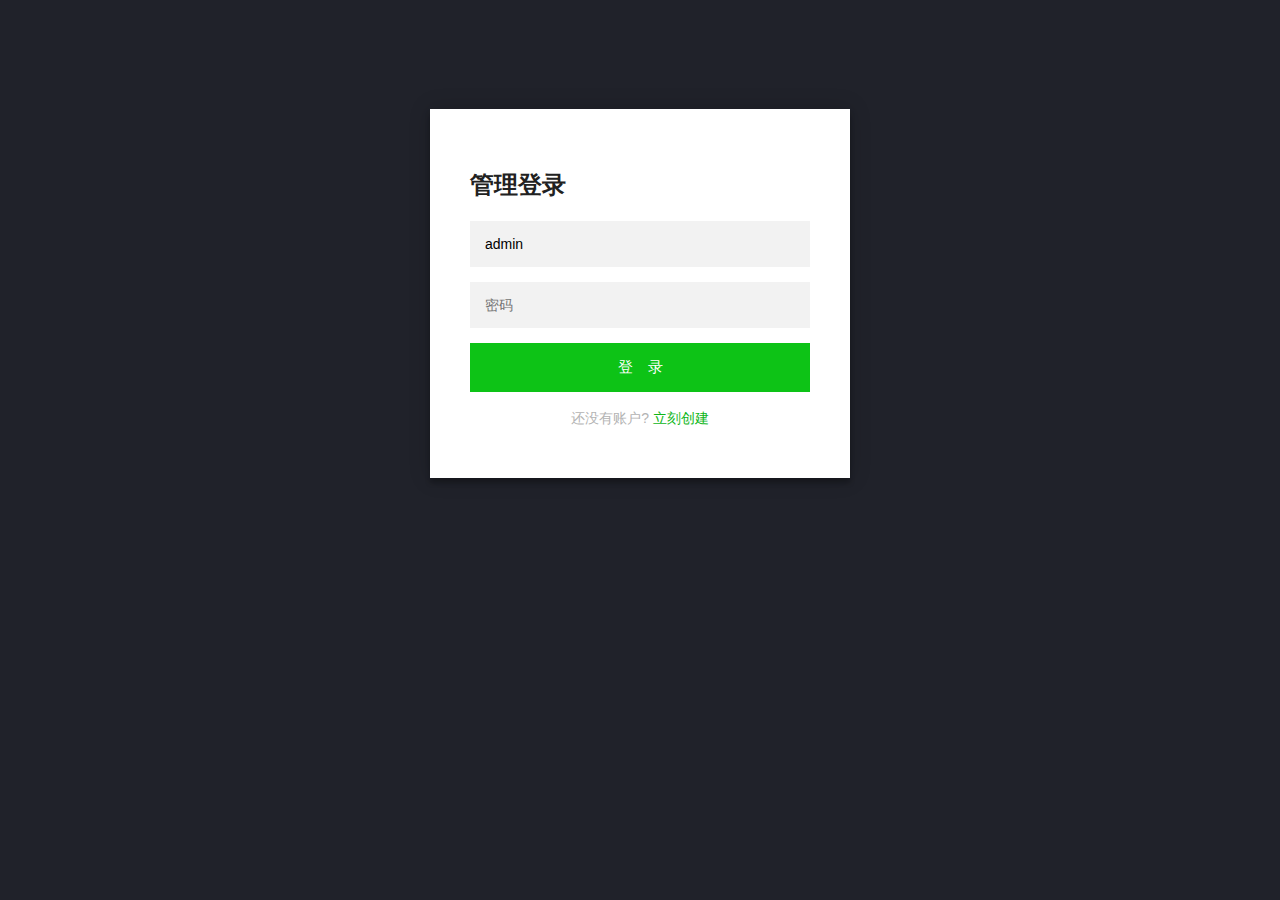
<file: login.html>
<!DOCTYPE html>
<html lang="zh">

<head>
	<meta charset="UTF-8">
	<meta http-equiv="X-UA-Compatible" content="IE=edge,chrome=1">
	<meta name="viewport" content="width=device-width, initial-scale=1.0">
	<title>登录注册</title>
	<link rel="stylesheet" type="text/css" href="css/login.css">
</head>

<body>
	<div id="wrapper" class="login-page">
		<div id="login_form" class="form">
			<form class="register-form">
				<input type="text" placeholder="用户名" value="admin" id="r_user_name" />
				<input type="password" placeholder="密码" id="r_password" />
				<input type="text" placeholder="电子邮件" id="r_emial" />
				<button id="create">创建账户</button>
				<p class="message">已经有了一个账户? <a href="#">立刻登录</a></p>
			</form>
			<form class="login-form">
				<h2>管理登录</h2>
				<input type="text" placeholder="用户名" value="admin" id="user_name" />
				<input type="password" placeholder="密码" id="password" />
				<button id="login">登　录</button>
				<p class="message">还没有账户? <a href="#">立刻创建</a></p>
			</form>
		</div>
	</div>

	<script src="js/jquery.min.js"></script>
	<script type="text/javascript">
		function check_login() {
			var name = $("#user_name").val();
			var pass = $("#password").val();
			if (name == "admin" && pass == "admin") {
				alert("登录成功！");
				$("#user_name").val("");
				$("#password").val("");
				$(location).attr('href', 'index.html');
			}
			else {
				$("#login_form").removeClass('shake_effect');
				setTimeout(function () {
					$("#login_form").addClass('shake_effect')
				}, 1);
			}
		}
		function check_register() {
			var name = $("#r_user_name").val();
			var pass = $("#r_password").val();
			var email = $("r_email").val();
			if (name != "" && pass == "" && email != "") {
				alert("注册成功！");
				$("#user_name").val("");
				$("#password").val("");
			}
			else {
				$("#login_form").removeClass('shake_effect');
				setTimeout(function () {
					$("#login_form").addClass('shake_effect')
				}, 1);
			}
		}
		$(function () {
			$("#create").click(function () {
				check_register();
				return false;
			})
			$("#login").click(function () {
				check_login();
				return false;
			})
			$('.message a').click(function () {
				$('form').animate({
					height: 'toggle',
					opacity: 'toggle'
				}, 'slow');
			});
		})
	</script>
</body>

</html>
</file>
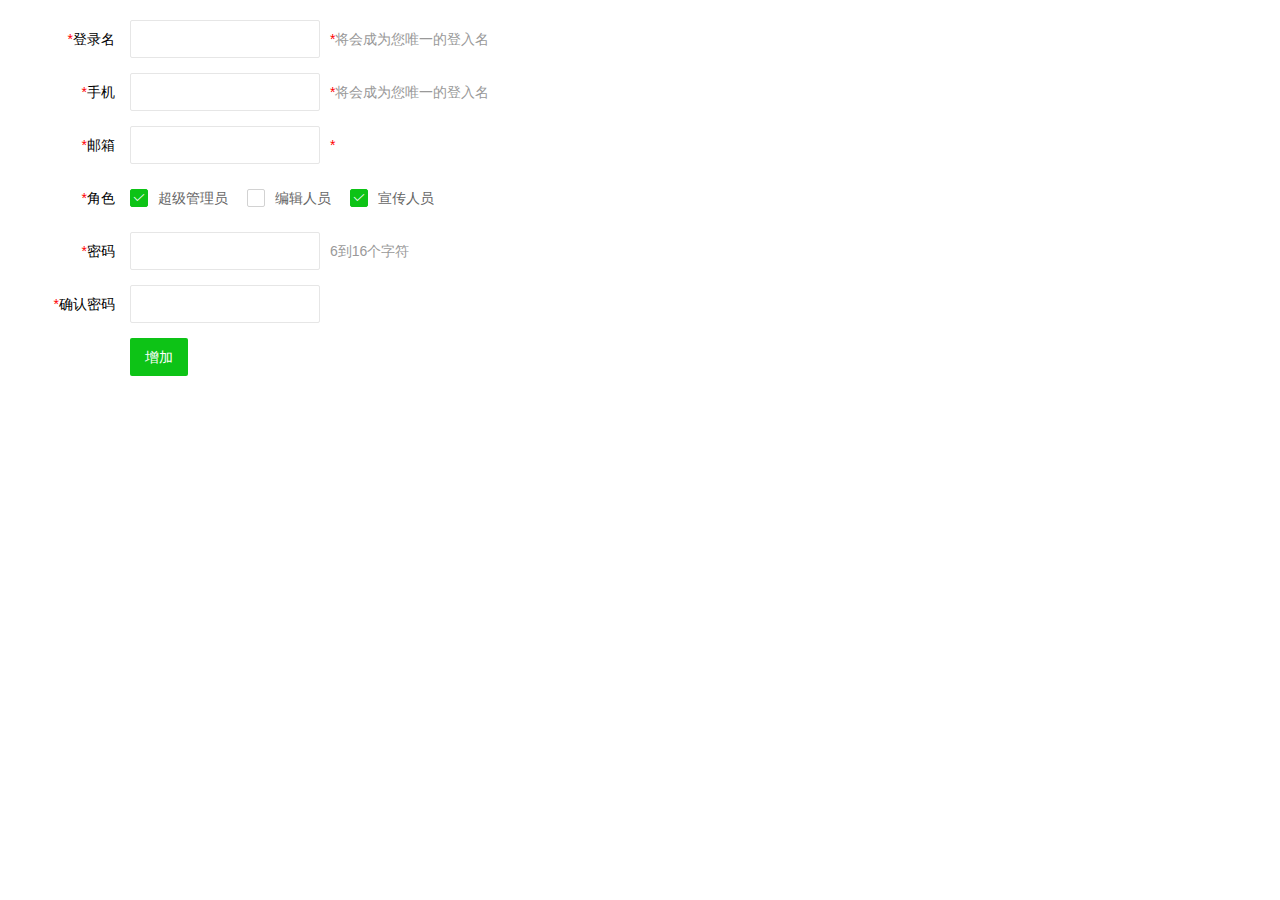
<file: html/admin-add.html>
<!DOCTYPE html>
<html>
  
  <head>
    <meta charset="UTF-8">
    <title>欢迎页面-L-admin1.0</title>
    <meta name="renderer" content="webkit">
    <meta http-equiv="X-UA-Compatible" content="IE=edge,chrome=1">
    <meta name="viewport" content="width=device-width,user-scalable=yes, minimum-scale=0.4, initial-scale=0.8,target-densitydpi=low-dpi" />
    <link rel="shortcut icon" href="/favicon.ico" type="image/x-icon" />
    <link rel="stylesheet" href="../css/font.css">
    <link rel="stylesheet" href="../css/xadmin.css">
    <script src="../js/jquery.min.js"></script>
    <script type="text/javascript" src="../lib/layui/layui.js" charset="utf-8"></script>
    <script type="text/javascript" src="../js/xadmin.js"></script>
    <!-- 让IE8/9支持媒体查询，从而兼容栅格 -->
    <!--[if lt IE 9]>
      <script src="https://cdn.staticfile.org/html5shiv/r29/html5.min.js"></script>
      <script src="https://cdn.staticfile.org/respond.js/1.4.2/respond.min.js"></script>
    <![endif]-->
  </head>
  
  <body>
    <div class="x-body">
        <form class="layui-form">
          <div class="layui-form-item">
              <label for="username" class="layui-form-label">
                  <span class="x-red">*</span>登录名
              </label>
              <div class="layui-input-inline">
                  <input type="text" id="username" name="username" required lay-verify="required"
                  autocomplete="off" class="layui-input">
              </div>
              <div class="layui-form-mid layui-word-aux">
                  <span class="x-red">*</span>将会成为您唯一的登入名
              </div>
          </div>
          <div class="layui-form-item">
              <label for="phone" class="layui-form-label">
                  <span class="x-red">*</span>手机
              </label>
              <div class="layui-input-inline">
                  <input type="text" id="phone" name="phone" required lay-verify="phone"
                  autocomplete="off" class="layui-input">
              </div>
              <div class="layui-form-mid layui-word-aux">
                  <span class="x-red">*</span>将会成为您唯一的登入名
              </div>
          </div>
          <div class="layui-form-item">
              <label for="L_email" class="layui-form-label">
                  <span class="x-red">*</span>邮箱
              </label>
              <div class="layui-input-inline">
                  <input type="text" id="L_email" name="email" required lay-verify="email"
                  autocomplete="off" class="layui-input">
              </div>
              <div class="layui-form-mid layui-word-aux">
                  <span class="x-red">*</span>
              </div>
          </div>
          <div class="layui-form-item">
              <label class="layui-form-label"><span class="x-red">*</span>角色</label>
              <div class="layui-input-block">
                <input type="checkbox" name="like1[write]" lay-skin="primary" title="超级管理员" checked="">
                <input type="checkbox" name="like1[read]" lay-skin="primary" title="编辑人员">
                <input type="checkbox" name="like1[write]" lay-skin="primary" title="宣传人员" checked="">
              </div>
          </div>
          <div class="layui-form-item">
              <label for="L_pass" class="layui-form-label">
                  <span class="x-red">*</span>密码
              </label>
              <div class="layui-input-inline">
                  <input type="password" id="L_pass" name="pass" required lay-verify="pass"
                  autocomplete="off" class="layui-input">
              </div>
              <div class="layui-form-mid layui-word-aux">
                  6到16个字符
              </div>
          </div>
          <div class="layui-form-item">
              <label for="L_repass" class="layui-form-label">
                  <span class="x-red">*</span>确认密码
              </label>
              <div class="layui-input-inline">
                  <input type="password" id="L_repass" name="repass" required lay-verify="repass"
                  autocomplete="off" class="layui-input">
              </div>
          </div>
          <div class="layui-form-item">
              <label for="L_repass" class="layui-form-label">
              </label>
              <button  class="layui-btn" lay-filter="add" lay-submit="">
                  增加
              </button>
          </div>
      </form>
    </div>
    <script>
        layui.use(['form','layer'], function(){
            $ = layui.jquery;
          var form = layui.form
          ,layer = layui.layer;
        
          //自定义验证规则
          form.verify({
            nikename: function(value){
              if(value.length < 5){
                return '昵称至少得5个字符啊';
              }
            }
            ,pass: [/(.+){6,12}$/, '密码必须6到12位']
            ,repass: function(value){
                if($('#L_pass').val()!=$('#L_repass').val()){
                    return '两次密码不一致';
                }
            }
          });

          //监听提交
          form.on('submit(add)', function(data){
            console.log(data);
            //发异步，把数据提交给php
            layer.alert("增加成功", {icon: 6},function () {
                // 获得frame索引
                var index = parent.layer.getFrameIndex(window.name);
                //关闭当前frame
                parent.layer.close(index);
            });
            return false;
          });
          
          
        });
    </script>
  </body>

</html>
</file>
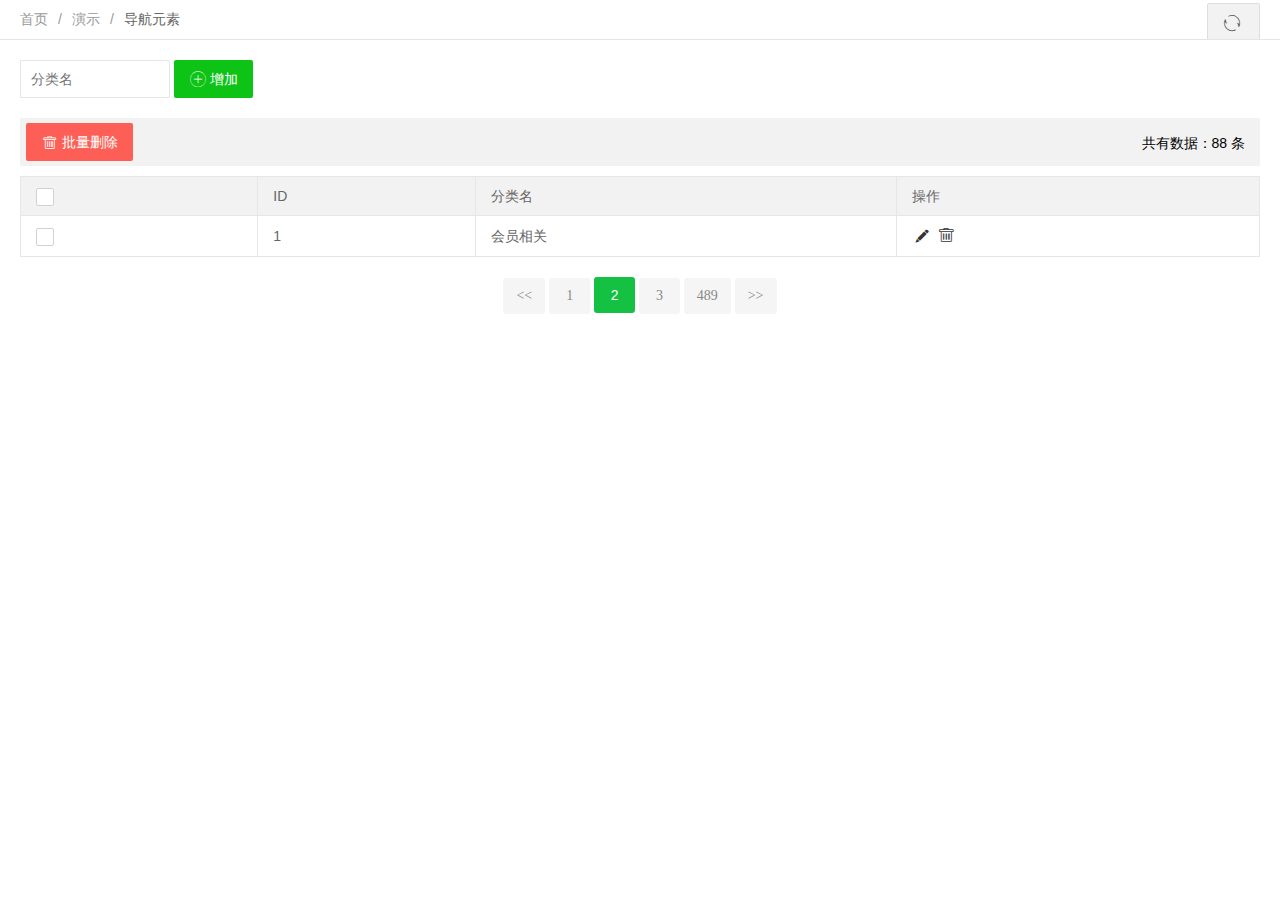
<file: html/admin-cate.html>
<!DOCTYPE html>
<html>
  
  <head>
    <meta charset="UTF-8">
    <title>欢迎页面-L-admin1.0</title>
    <meta name="renderer" content="webkit">
    <meta http-equiv="X-UA-Compatible" content="IE=edge,chrome=1">
    <meta name="viewport" content="width=device-width,user-scalable=yes, minimum-scale=0.4, initial-scale=0.8,target-densitydpi=low-dpi" />
    <link rel="shortcut icon" href="/favicon.ico" type="image/x-icon" />
    <link rel="stylesheet" href="../css/font.css">
    <link rel="stylesheet" href="../css/xadmin.css">
    <script src="../js/jquery.min.js"></script>
    <script type="text/javascript" src="../lib/layui/layui.js" charset="utf-8"></script>
    <script type="text/javascript" src="../js/xadmin.js"></script>
    <!-- 让IE8/9支持媒体查询，从而兼容栅格 -->
    <!--[if lt IE 9]>
      <script src="https://cdn.staticfile.org/html5shiv/r29/html5.min.js"></script>
      <script src="https://cdn.staticfile.org/respond.js/1.4.2/respond.min.js"></script>
    <![endif]-->
  </head>
  
  <body>
    <div class="x-nav">
      <span class="layui-breadcrumb">
        <a href="">首页</a>
        <a href="">演示</a>
        <a>
          <cite>导航元素</cite></a>
      </span>
      <a class="layui-btn layui-btn-primary layui-btn-small" style="line-height:1.6em;margin-top:3px;float:right" href="javascript:location.replace(location.href);" title="刷新">
        <i class="layui-icon" style="line-height:38px">ဂ</i></a>
    </div>
    <div class="x-body">
      <div class="layui-row">
        <form class="layui-form layui-col-md12 x-so layui-form-pane">
          <input class="layui-input" placeholder="分类名" name="cate_name">
          <button class="layui-btn"  lay-submit="" lay-filter="sreach"><i class="layui-icon"></i>增加</button>
        </form>
      </div>
      <xblock>
        <button class="layui-btn layui-btn-danger" onclick="delAll()"><i class="layui-icon"></i>批量删除</button>
        <span class="x-right" style="line-height:40px">共有数据：88 条</span>
      </xblock>
      <table class="layui-table">
        <thead>
          <tr>
            <th>
              <div class="layui-unselect header layui-form-checkbox" lay-skin="primary"><i class="layui-icon">&#xe605;</i></div>
            </th>
            <th>ID</th>
            <th>分类名</th>
            <th>操作</th>
        </thead>
        <tbody>
          <tr>
            <td>
              <div class="layui-unselect layui-form-checkbox" lay-skin="primary" data-id='2'><i class="layui-icon">&#xe605;</i></div>
            </td>
            <td>1</td>
            <td>会员相关</td>
            <td class="td-manage">
              <a title="编辑"  onclick="x_admin_show('编辑','admin-edit.html')" href="javascript:;">
                <i class="layui-icon">&#xe642;</i>
              </a>
              <a title="删除" onclick="member_del(this,'要删除的id')" href="javascript:;">
                <i class="layui-icon">&#xe640;</i>
              </a>
            </td>
          </tr>
        </tbody>
      </table>
      <div class="page">
        <div>
          <a class="prev" href="">&lt;&lt;</a>
          <a class="num" href="">1</a>
          <span class="current">2</span>
          <a class="num" href="">3</a>
          <a class="num" href="">489</a>
          <a class="next" href="">&gt;&gt;</a>
        </div>
      </div>

    </div>
    <script>
      layui.use('laydate', function(){
        var laydate = layui.laydate;
        
        //执行一个laydate实例
        laydate.render({
          elem: '#start' //指定元素
        });

        //执行一个laydate实例
        laydate.render({
          elem: '#end' //指定元素
        });
      });

       /*用户-停用*/
      function member_stop(obj,id){
          layer.confirm('确认要停用吗？',function(index){

              if($(obj).attr('title')=='启用'){

                //发异步把用户状态进行更改
                $(obj).attr('title','停用')
                $(obj).find('i').html('&#xe62f;');

                $(obj).parents("tr").find(".td-status").find('span').addClass('layui-btn-disabled').html('已停用');
                layer.msg('已停用!',{icon: 5,time:1000});

              }else{
                $(obj).attr('title','启用')
                $(obj).find('i').html('&#xe601;');

                $(obj).parents("tr").find(".td-status").find('span').removeClass('layui-btn-disabled').html('已启用');
                layer.msg('已启用!',{icon: 5,time:1000});
              }
              
          });
      }

      /*用户-删除*/
      function member_del(obj,id){
          layer.confirm('确认要删除吗？',function(index){
              //发异步删除数据
              $(obj).parents("tr").remove();
              layer.msg('已删除!',{icon:1,time:1000});
          });
      }



      function delAll (argument) {

        var data = tableCheck.getData();
  
        layer.confirm('确认要删除吗？'+data,function(index){
            //捉到所有被选中的，发异步进行删除
            layer.msg('删除成功', {icon: 1});
            $(".layui-form-checked").not('.header').parents('tr').remove();
        });
      }
    </script>
  </body>

</html>
</file>
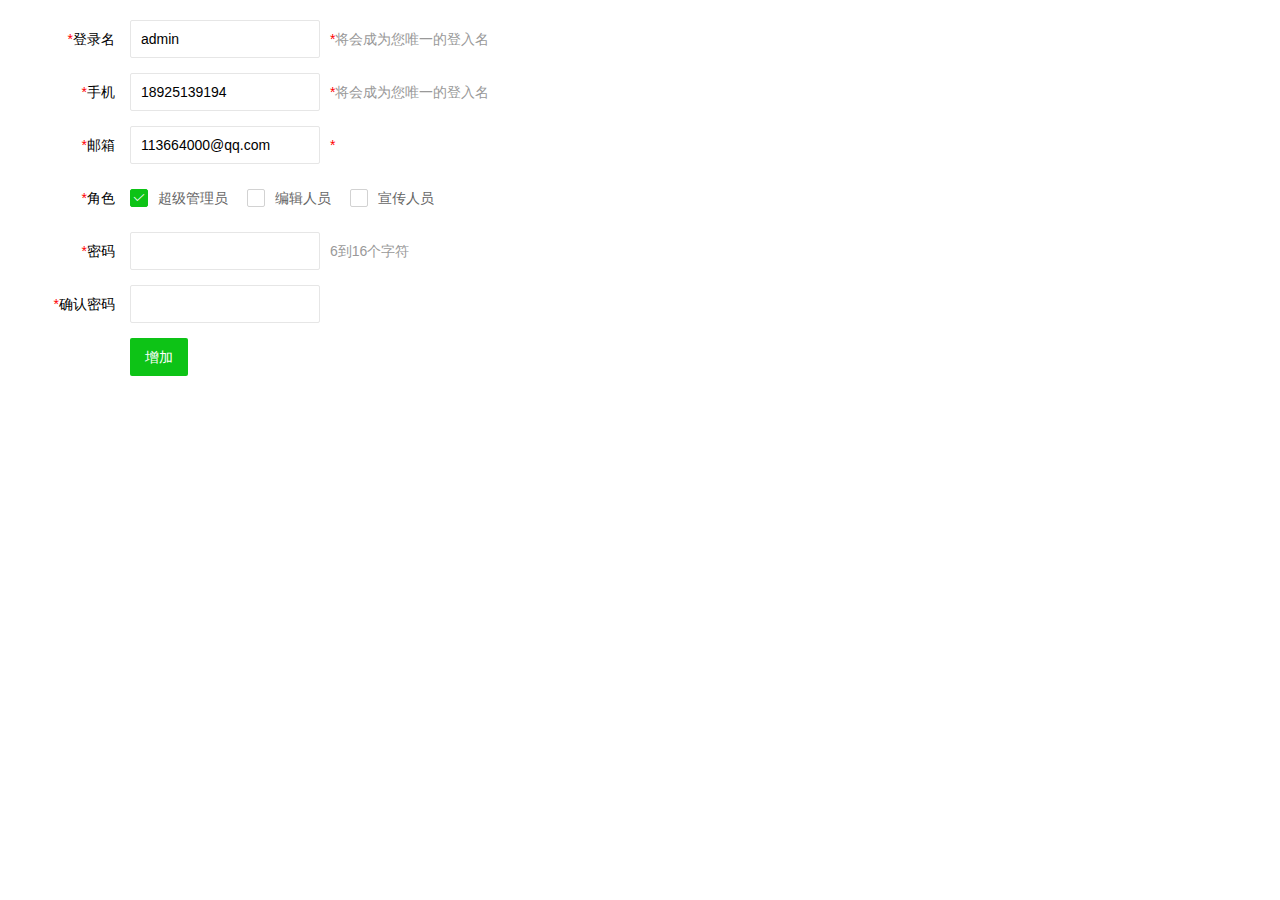
<file: html/admin-edit.html>
<!DOCTYPE html>
<html>
  
  <head>
    <meta charset="UTF-8">
    <title>欢迎页面-L-admin1.0</title>
    <meta name="renderer" content="webkit">
    <meta http-equiv="X-UA-Compatible" content="IE=edge,chrome=1">
    <meta name="viewport" content="width=device-width,user-scalable=yes, minimum-scale=0.4, initial-scale=0.8,target-densitydpi=low-dpi" />
    <link rel="shortcut icon" href="/favicon.ico" type="image/x-icon" />
    <link rel="stylesheet" href="../css/font.css">
    <link rel="stylesheet" href="../css/xadmin.css">
    <script src="../js/jquery.min.js"></script>
    <script type="text/javascript" src="../lib/layui/layui.js" charset="utf-8"></script>
    <script type="text/javascript" src="../js/xadmin.js"></script>
    <!-- 让IE8/9支持媒体查询，从而兼容栅格 -->
    <!--[if lt IE 9]>
      <script src="https://cdn.staticfile.org/html5shiv/r29/html5.min.js"></script>
      <script src="https://cdn.staticfile.org/respond.js/1.4.2/respond.min.js"></script>
    <![endif]-->
  </head>
  
  <body>
    <div class="x-body">
        <form class="layui-form">
          <div class="layui-form-item">
              <label for="username" class="layui-form-label">
                  <span class="x-red">*</span>登录名
              </label>
              <div class="layui-input-inline">
                  <input type="text" id="username" name="username" required lay-verify="required"
                  autocomplete="off" value="admin" class="layui-input">
              </div>
              <div class="layui-form-mid layui-word-aux">
                  <span class="x-red">*</span>将会成为您唯一的登入名
              </div>
          </div>
          <div class="layui-form-item">
              <label for="phone" class="layui-form-label">
                  <span class="x-red">*</span>手机
              </label>
              <div class="layui-input-inline">
                  <input type="text" value="18925139194" id="phone" name="phone" required lay-verify="phone"
                  autocomplete="off" class="layui-input">
              </div>
              <div class="layui-form-mid layui-word-aux">
                  <span class="x-red">*</span>将会成为您唯一的登入名
              </div>
          </div>
          <div class="layui-form-item">
              <label for="L_email" class="layui-form-label">
                  <span class="x-red">*</span>邮箱
              </label>
              <div class="layui-input-inline">
                  <input type="text" value="113664000@qq.com" id="L_email" name="email" required lay-verify="email"
                  autocomplete="off" class="layui-input">
              </div>
              <div class="layui-form-mid layui-word-aux">
                  <span class="x-red">*</span>
              </div>
          </div>
          <div class="layui-form-item">
              <label class="layui-form-label"><span class="x-red">*</span>角色</label>
              <div class="layui-input-block">
                <input type="checkbox" name="like1[write]" lay-skin="primary" title="超级管理员" checked="">
                <input type="checkbox" name="like1[read]" lay-skin="primary" title="编辑人员">
                <input type="checkbox" name="like1[write]" lay-skin="primary" title="宣传人员" >
              </div>
          </div>
          <div class="layui-form-item">
              <label for="L_pass" class="layui-form-label">
                  <span class="x-red">*</span>密码
              </label>
              <div class="layui-input-inline">
                  <input type="password" id="L_pass" name="pass" required lay-verify="pass"
                  autocomplete="off" class="layui-input">
              </div>
              <div class="layui-form-mid layui-word-aux">
                  6到16个字符
              </div>
          </div>
          <div class="layui-form-item">
              <label for="L_repass" class="layui-form-label">
                  <span class="x-red">*</span>确认密码
              </label>
              <div class="layui-input-inline">
                  <input type="password" id="L_repass" name="repass" required lay-verify="repass"
                  autocomplete="off" class="layui-input">
              </div>
          </div>
          <div class="layui-form-item">
              <label for="L_repass" class="layui-form-label">
              </label>
              <button  class="layui-btn" lay-filter="add" lay-submit="">
                  增加
              </button>
          </div>
      </form>
    </div>
    <script>
        layui.use(['form','layer'], function(){
            $ = layui.jquery;
          var form = layui.form
          ,layer = layui.layer;
        
          //自定义验证规则
          form.verify({
            nikename: function(value){
              if(value.length < 5){
                return '昵称至少得5个字符啊';
              }
            }
            ,pass: [/(.+){6,12}$/, '密码必须6到12位']
            ,repass: function(value){
                if($('#L_pass').val()!=$('#L_repass').val()){
                    return '两次密码不一致';
                }
            }
          });

          //监听提交
          form.on('submit(add)', function(data){
            console.log(data);
            //发异步，把数据提交给php
            layer.alert("增加成功", {icon: 6},function () {
                // 获得frame索引
                var index = parent.layer.getFrameIndex(window.name);
                //关闭当前frame
                parent.layer.close(index);
            });
            return false;
          });
          
          
        });
    </script>
  </body>

</html>
</file>
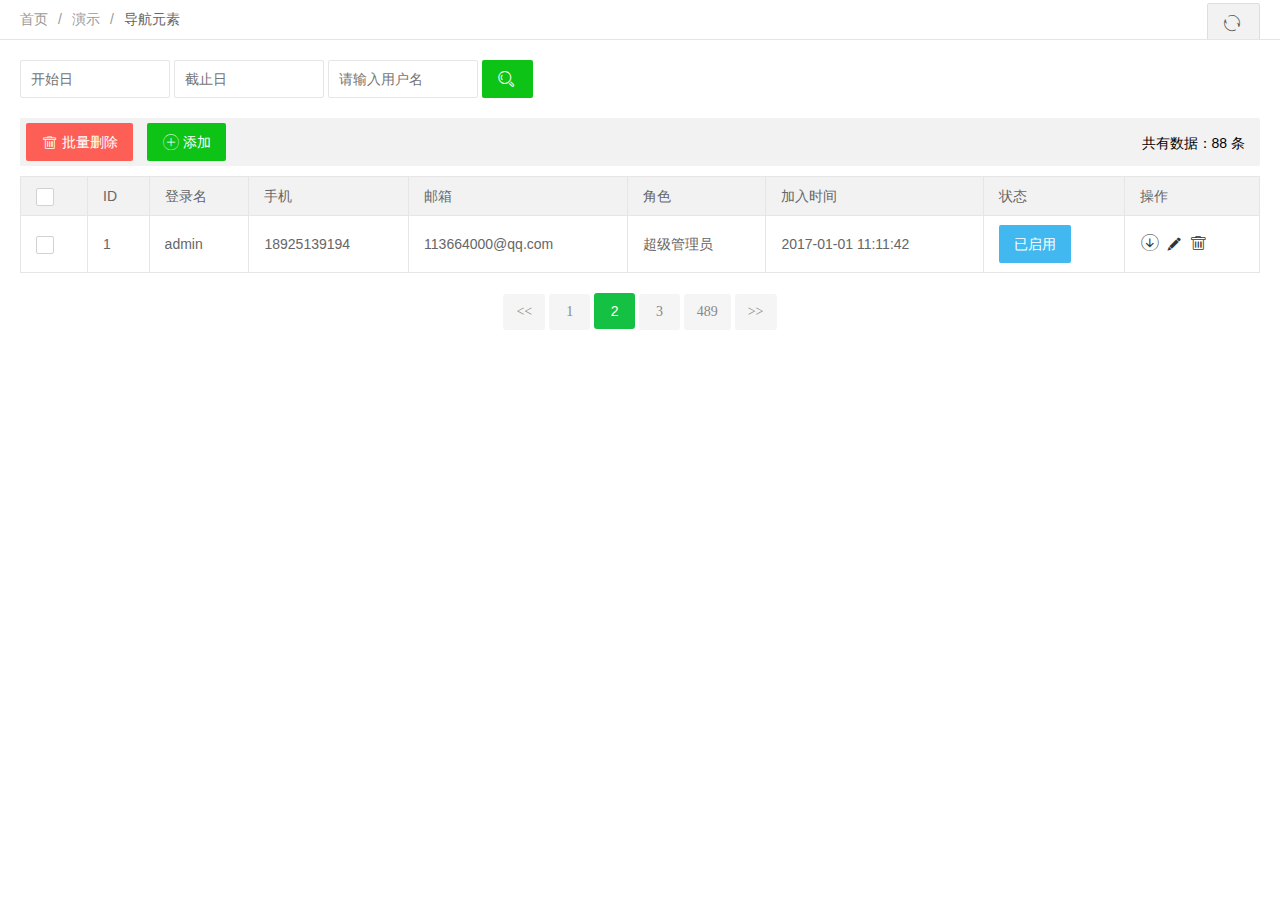
<file: html/admin-list.html>
<!DOCTYPE html>
<html>
  
  <head>
    <meta charset="UTF-8">
    <title>欢迎页面-L-admin1.0</title>
    <meta name="renderer" content="webkit">
    <meta http-equiv="X-UA-Compatible" content="IE=edge,chrome=1">
    <meta name="viewport" content="width=device-width,user-scalable=yes, minimum-scale=0.4, initial-scale=0.8,target-densitydpi=low-dpi" />
    <link rel="shortcut icon" href="/favicon.ico" type="image/x-icon" />
    <link rel="stylesheet" href="../css/font.css">
    <link rel="stylesheet" href="../css/xadmin.css">
    <script src="../js/jquery.min.js"></script>
    <script type="text/javascript" src="../lib/layui/layui.js" charset="utf-8"></script>
    <script type="text/javascript" src="../js/xadmin.js"></script>
    <!-- 让IE8/9支持媒体查询，从而兼容栅格 -->
    <!--[if lt IE 9]>
      <script src="https://cdn.staticfile.org/html5shiv/r29/html5.min.js"></script>
      <script src="https://cdn.staticfile.org/respond.js/1.4.2/respond.min.js"></script>
    <![endif]-->
  </head>
  
  <body>
    <div class="x-nav">
      <span class="layui-breadcrumb">
        <a href="">首页</a>
        <a href="">演示</a>
        <a>
          <cite>导航元素</cite></a>
      </span>
      <a class="layui-btn layui-btn-primary layui-btn-small" style="line-height:1.6em;margin-top:3px;float:right" href="javascript:location.replace(location.href);" title="刷新">
        <i class="layui-icon" style="line-height:38px">ဂ</i></a>
    </div>
    <div class="x-body">
      <div class="layui-row">
        <form class="layui-form layui-col-md12 x-so">
          <input class="layui-input" placeholder="开始日" name="start" id="start">
          <input class="layui-input" placeholder="截止日" name="end" id="end">
          <input type="text" name="username"  placeholder="请输入用户名" autocomplete="off" class="layui-input">
          <button class="layui-btn"  lay-submit="" lay-filter="sreach"><i class="layui-icon">&#xe615;</i></button>
        </form>
      </div>
      <xblock>
        <button class="layui-btn layui-btn-danger" onclick="delAll()"><i class="layui-icon"></i>批量删除</button>
        <button class="layui-btn" onclick="x_admin_show('添加用户','./admin-add.html')"><i class="layui-icon"></i>添加</button>
        <span class="x-right" style="line-height:40px">共有数据：88 条</span>
      </xblock>
      <table class="layui-table">
        <thead>
          <tr>
            <th>
              <div class="layui-unselect header layui-form-checkbox" lay-skin="primary"><i class="layui-icon">&#xe605;</i></div>
            </th>
            <th>ID</th>
            <th>登录名</th>
            <th>手机</th>
            <th>邮箱</th>
            <th>角色</th>
            <th>加入时间</th>
            <th>状态</th>
            <th>操作</th>
        </thead>
        <tbody>
          <tr>
            <td>
              <div class="layui-unselect layui-form-checkbox" lay-skin="primary" data-id='2'><i class="layui-icon">&#xe605;</i></div>
            </td>
            <td>1</td>
            <td>admin</td>
            <td>18925139194</td>
            <td>113664000@qq.com</td>
            <td>超级管理员</td>
            <td>2017-01-01 11:11:42</td>
            <td class="td-status">
              <span class="layui-btn layui-btn-normal layui-btn-mini">已启用</span></td>
            <td class="td-manage">
              <a onclick="member_stop(this,'10001')" href="javascript:;"  title="启用">
                <i class="layui-icon">&#xe601;</i>
              </a>
              <a title="编辑"  onclick="x_admin_show('编辑','admin-edit.html')" href="javascript:;">
                <i class="layui-icon">&#xe642;</i>
              </a>
              <a title="删除" onclick="member_del(this,'要删除的id')" href="javascript:;">
                <i class="layui-icon">&#xe640;</i>
              </a>
            </td>
          </tr>
        </tbody>
      </table>
      <div class="page">
        <div>
          <a class="prev" href="">&lt;&lt;</a>
          <a class="num" href="">1</a>
          <span class="current">2</span>
          <a class="num" href="">3</a>
          <a class="num" href="">489</a>
          <a class="next" href="">&gt;&gt;</a>
        </div>
      </div>

    </div>
    <script>
      layui.use('laydate', function(){
        var laydate = layui.laydate;
        
        //执行一个laydate实例
        laydate.render({
          elem: '#start' //指定元素
        });

        //执行一个laydate实例
        laydate.render({
          elem: '#end' //指定元素
        });
      });

       /*用户-停用*/
      function member_stop(obj,id){
          layer.confirm('确认要停用吗？',function(index){

              if($(obj).attr('title')=='启用'){

                //发异步把用户状态进行更改
                $(obj).attr('title','停用')
                $(obj).find('i').html('&#xe62f;');

                $(obj).parents("tr").find(".td-status").find('span').addClass('layui-btn-disabled').html('已停用');
                layer.msg('已停用!',{icon: 5,time:1000});

              }else{
                $(obj).attr('title','启用')
                $(obj).find('i').html('&#xe601;');

                $(obj).parents("tr").find(".td-status").find('span').removeClass('layui-btn-disabled').html('已启用');
                layer.msg('已启用!',{icon: 5,time:1000});
              }
              
          });
      }

      /*用户-删除*/
      function member_del(obj,id){
          layer.confirm('确认要删除吗？',function(index){
              //发异步删除数据
              $(obj).parents("tr").remove();
              layer.msg('已删除!',{icon:1,time:1000});
          });
      }



      function delAll (argument) {

        var data = tableCheck.getData();
  
        layer.confirm('确认要删除吗？'+data,function(index){
            //捉到所有被选中的，发异步进行删除
            layer.msg('删除成功', {icon: 1});
            $(".layui-form-checked").not('.header').parents('tr').remove();
        });
      }
    </script>
  </body>

</html>
</file>
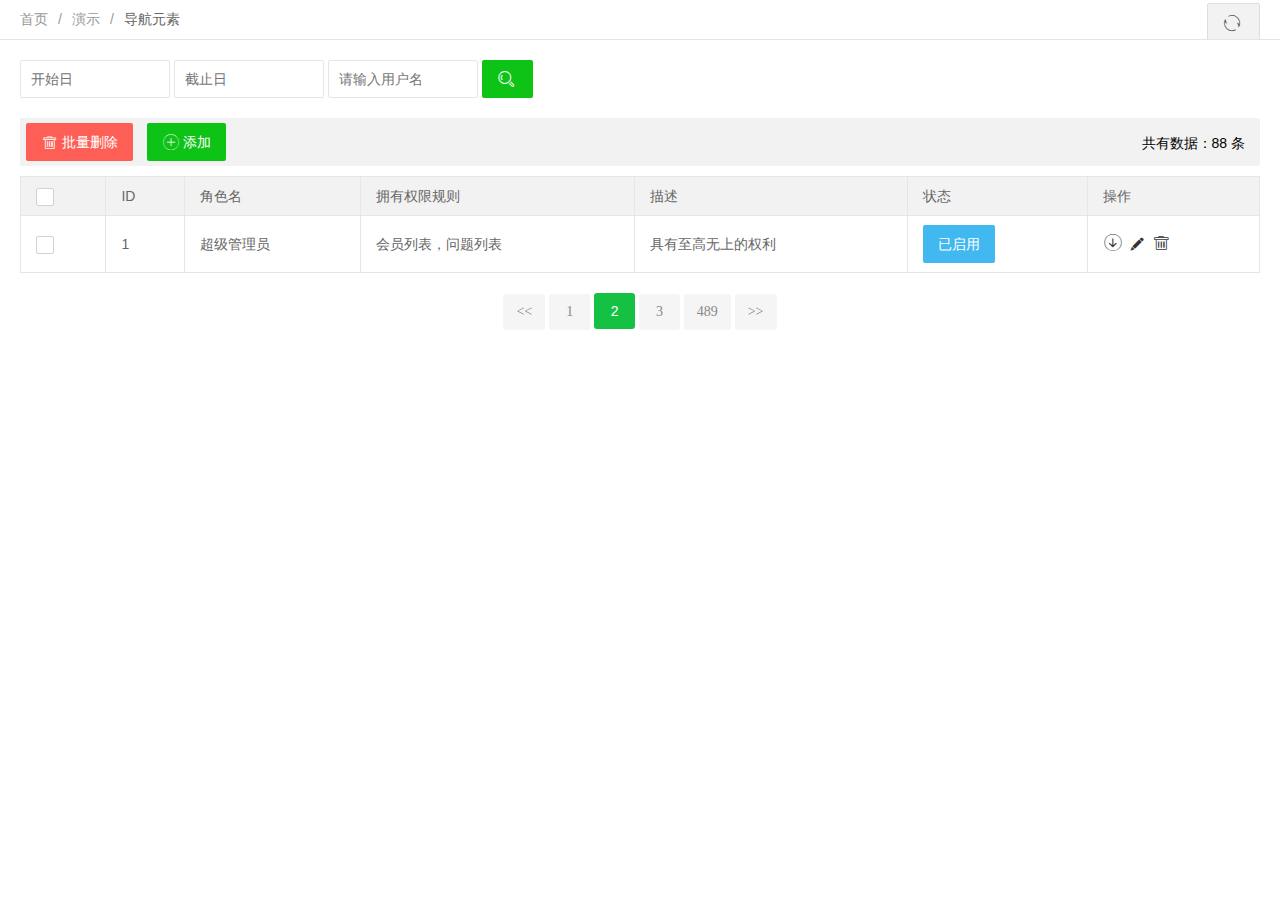
<file: html/admin-role.html>
<!DOCTYPE html>
<html>
  
  <head>
    <meta charset="UTF-8">
    <title>欢迎页面-L-admin1.0</title>
    <meta name="renderer" content="webkit">
    <meta http-equiv="X-UA-Compatible" content="IE=edge,chrome=1">
    <meta name="viewport" content="width=device-width,user-scalable=yes, minimum-scale=0.4, initial-scale=0.8,target-densitydpi=low-dpi" />
    <link rel="shortcut icon" href="/favicon.ico" type="image/x-icon" />
    <link rel="stylesheet" href="../css/font.css">
    <link rel="stylesheet" href="../css/xadmin.css">
    <script src="../js/jquery.min.js"></script>
    <script type="text/javascript" src="../lib/layui/layui.js" charset="utf-8"></script>
    <script type="text/javascript" src="../js/xadmin.js"></script>
    <!-- 让IE8/9支持媒体查询，从而兼容栅格 -->
    <!--[if lt IE 9]>
      <script src="https://cdn.staticfile.org/html5shiv/r29/html5.min.js"></script>
      <script src="https://cdn.staticfile.org/respond.js/1.4.2/respond.min.js"></script>
    <![endif]-->
  </head>
  
  <body>
    <div class="x-nav">
      <span class="layui-breadcrumb">
        <a href="">首页</a>
        <a href="">演示</a>
        <a>
          <cite>导航元素</cite></a>
      </span>
      <a class="layui-btn layui-btn-primary layui-btn-small" style="line-height:1.6em;margin-top:3px;float:right" href="javascript:location.replace(location.href);" title="刷新">
        <i class="layui-icon" style="line-height:38px">ဂ</i></a>
    </div>
    <div class="x-body">
      <div class="layui-row">
        <form class="layui-form layui-col-md12 x-so">
          <input class="layui-input" placeholder="开始日" name="start" id="start">
          <input class="layui-input" placeholder="截止日" name="end" id="end">
          <input type="text" name="username"  placeholder="请输入用户名" autocomplete="off" class="layui-input">
          <button class="layui-btn"  lay-submit="" lay-filter="sreach"><i class="layui-icon">&#xe615;</i></button>
        </form>
      </div>
      <xblock>
        <button class="layui-btn layui-btn-danger" onclick="delAll()"><i class="layui-icon"></i>批量删除</button>
        <button class="layui-btn" onclick="x_admin_show('添加用户','role-add.html')"><i class="layui-icon"></i>添加</button>
        <span class="x-right" style="line-height:40px">共有数据：88 条</span>
      </xblock>
      <table class="layui-table">
        <thead>
          <tr>
            <th>
              <div class="layui-unselect header layui-form-checkbox" lay-skin="primary"><i class="layui-icon">&#xe605;</i></div>
            </th>
            <th>ID</th>
            <th>角色名</th>
            <th>拥有权限规则</th>
            <th>描述</th>
            <th>状态</th>
            <th>操作</th>
        </thead>
        <tbody>
          <tr>
            <td>
              <div class="layui-unselect layui-form-checkbox" lay-skin="primary" data-id='2'><i class="layui-icon">&#xe605;</i></div>
            </td>
            <td>1</td>
            <td>超级管理员</td>
            <td>会员列表，问题列表</td>
            <td>具有至高无上的权利</td>
            <td class="td-status">
              <span class="layui-btn layui-btn-normal layui-btn-mini">已启用</span></td>
            <td class="td-manage">
              <a onclick="member_stop(this,'10001')" href="javascript:;"  title="启用">
                <i class="layui-icon">&#xe601;</i>
              </a>
              <a title="编辑"  onclick="x_admin_show('编辑','role-add.html')" href="javascript:;">
                <i class="layui-icon">&#xe642;</i>
              </a>
              <a title="删除" onclick="member_del(this,'要删除的id')" href="javascript:;">
                <i class="layui-icon">&#xe640;</i>
              </a>
            </td>
          </tr>
        </tbody>
      </table>
      <div class="page">
        <div>
          <a class="prev" href="">&lt;&lt;</a>
          <a class="num" href="">1</a>
          <span class="current">2</span>
          <a class="num" href="">3</a>
          <a class="num" href="">489</a>
          <a class="next" href="">&gt;&gt;</a>
        </div>
      </div>

    </div>
    <script>
      layui.use('laydate', function(){
        var laydate = layui.laydate;
        
        //执行一个laydate实例
        laydate.render({
          elem: '#start' //指定元素
        });

        //执行一个laydate实例
        laydate.render({
          elem: '#end' //指定元素
        });
      });

       /*用户-停用*/
      function member_stop(obj,id){
          layer.confirm('确认要停用吗？',function(index){

              if($(obj).attr('title')=='启用'){

                //发异步把用户状态进行更改
                $(obj).attr('title','停用')
                $(obj).find('i').html('&#xe62f;');

                $(obj).parents("tr").find(".td-status").find('span').addClass('layui-btn-disabled').html('已停用');
                layer.msg('已停用!',{icon: 5,time:1000});

              }else{
                $(obj).attr('title','启用')
                $(obj).find('i').html('&#xe601;');

                $(obj).parents("tr").find(".td-status").find('span').removeClass('layui-btn-disabled').html('已启用');
                layer.msg('已启用!',{icon: 5,time:1000});
              }
              
          });
      }

      /*用户-删除*/
      function member_del(obj,id){
          layer.confirm('确认要删除吗？',function(index){
              //发异步删除数据
              $(obj).parents("tr").remove();
              layer.msg('已删除!',{icon:1,time:1000});
          });
      }



      function delAll (argument) {

        var data = tableCheck.getData();
  
        layer.confirm('确认要删除吗？'+data,function(index){
            //捉到所有被选中的，发异步进行删除
            layer.msg('删除成功', {icon: 1});
            $(".layui-form-checked").not('.header').parents('tr').remove();
        });
      }
    </script>
  </body>

</html>
</file>
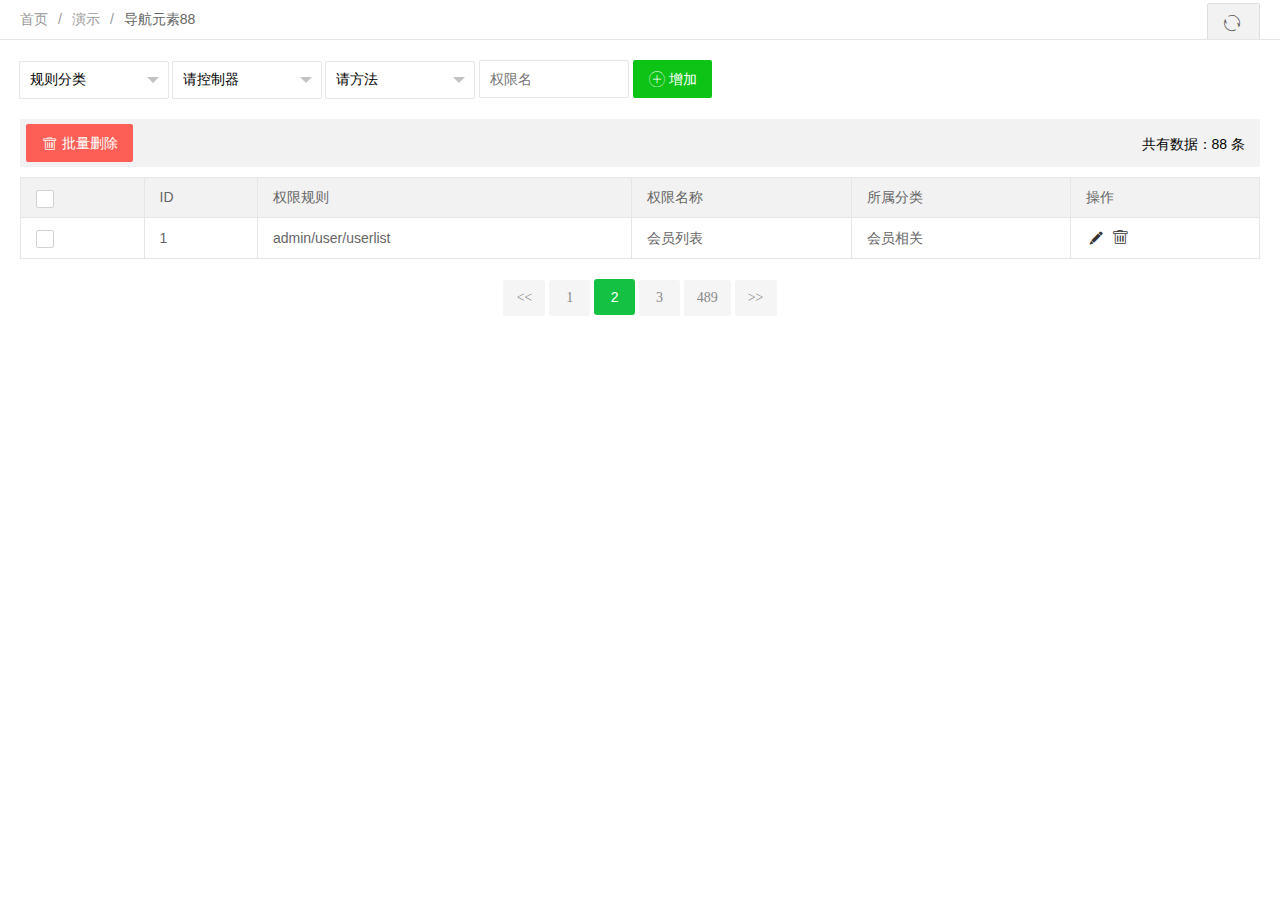
<file: html/admin-rule.html>
<!DOCTYPE html>
<html>
  
  <head>
    <meta charset="UTF-8">
    <title>欢迎页面-L-admin1.0</title>
    <meta name="renderer" content="webkit">
    <meta http-equiv="X-UA-Compatible" content="IE=edge,chrome=1">
    <meta name="viewport" content="width=device-width,user-scalable=yes, minimum-scale=0.4, initial-scale=0.8,target-densitydpi=low-dpi" />
    <link rel="shortcut icon" href="/favicon.ico" type="image/x-icon" />
    <link rel="stylesheet" href="../css/font.css">
    <link rel="stylesheet" href="../css/xadmin.css">
    <script src="../js/jquery.min.js"></script>
    <script type="text/javascript" src="../lib/layui/layui.js" charset="utf-8"></script>
    <script type="text/javascript" src="../js/xadmin.js"></script>
    <!-- 让IE8/9支持媒体查询，从而兼容栅格 -->
    <!--[if lt IE 9]>
      <script src="https://cdn.staticfile.org/html5shiv/r29/html5.min.js"></script>
      <script src="https://cdn.staticfile.org/respond.js/1.4.2/respond.min.js"></script>
    <![endif]-->
  </head>
  
  <body>
    <div class="x-nav">
      <span class="layui-breadcrumb">
        <a href="">首页</a>
        <a href="">演示</a>
        <a>
          <cite>导航元素88</cite></a>
      </span>
      <a class="layui-btn layui-btn-primary layui-btn-small" style="line-height:1.6em;margin-top:3px;float:right" href="javascript:location.replace(location.href);" title="刷新">
        <i class="layui-icon" style="line-height:38px">ဂ</i></a>
    </div>
    <div class="x-body">
      <div class="layui-row">
        <form class="layui-form layui-col-md12 x-so layui-form-pane">
          <div class="layui-input-inline">
            <select name="cateid">
              <option>规则分类</option>
              <option>文章</option>
              <option>会员</option>
              <option>权限</option>
            </select>
          </div>
          <div class="layui-input-inline">
            <select name="contrller">
              <option>请控制器</option>
              <option>Index</option>
              <option>Goods</option>
              <option>Cate</option>
            </select>
          </div>
          <div class="layui-input-inline">
            <select name="action">
              <option>请方法</option>
              <option>add</option>
              <option>login</option>
              <option>checklogin</option>
            </select>
          </div>
          <input class="layui-input" placeholder="权限名" name="cate_name" >
          <button class="layui-btn"  lay-submit="" lay-filter="sreach"><i class="layui-icon"></i>增加</button>
        </form>
      </div>
      <xblock>
        <button class="layui-btn layui-btn-danger" onclick="delAll()"><i class="layui-icon"></i>批量删除</button>
        <span class="x-right" style="line-height:40px">共有数据：88 条</span>
      </xblock>
      <table class="layui-table">
        <thead>
          <tr>
            <th>
              <div class="layui-unselect header layui-form-checkbox" lay-skin="primary"><i class="layui-icon">&#xe605;</i></div>
            </th>
            <th>ID</th>
            <th>权限规则</th>
            <th>权限名称</th>
            <th>所属分类</th>
            <th>操作</th>
        </thead>
        <tbody>
          <tr>
            <td>
              <div class="layui-unselect layui-form-checkbox" lay-skin="primary" data-id='2'><i class="layui-icon">&#xe605;</i></div>
            </td>
            <td>1</td>
            <td>admin/user/userlist</td>
            <td>会员列表</td>
            <td>会员相关</td>
            <td class="td-manage">
              <a title="编辑"  onclick="x_admin_show('编辑','xxx.html')" href="javascript:;">
                <i class="layui-icon">&#xe642;</i>
              </a>
              <a title="删除" onclick="member_del(this,'要删除的id')" href="javascript:;">
                <i class="layui-icon">&#xe640;</i>
              </a>
            </td>
          </tr>
        </tbody>
      </table>
      <div class="page">
        <div>
          <a class="prev" href="">&lt;&lt;</a>
          <a class="num" href="">1</a>
          <span class="current">2</span>
          <a class="num" href="">3</a>
          <a class="num" href="">489</a>
          <a class="next" href="">&gt;&gt;</a>
        </div>
      </div>

    </div>
    <script>
      layui.use('laydate', function(){
        var laydate = layui.laydate;

        
        
        //执行一个laydate实例
        laydate.render({
          elem: '#start' //指定元素
        });

        //执行一个laydate实例
        laydate.render({
          elem: '#end' //指定元素
        });
      });

       /*用户-停用*/
      function member_stop(obj,id){
          layer.confirm('确认要停用吗？',function(index){

              if($(obj).attr('title')=='启用'){

                //发异步把用户状态进行更改
                $(obj).attr('title','停用')
                $(obj).find('i').html('&#xe62f;');

                $(obj).parents("tr").find(".td-status").find('span').addClass('layui-btn-disabled').html('已停用');
                layer.msg('已停用!',{icon: 5,time:1000});

              }else{
                $(obj).attr('title','启用')
                $(obj).find('i').html('&#xe601;');

                $(obj).parents("tr").find(".td-status").find('span').removeClass('layui-btn-disabled').html('已启用');
                layer.msg('已启用!',{icon: 5,time:1000});
              }
              
          });
      }

      /*用户-删除*/
      function member_del(obj,id){
          layer.confirm('确认要删除吗？',function(index){
              //发异步删除数据
              $(obj).parents("tr").remove();
              layer.msg('已删除!',{icon:1,time:1000});
          });
      }



      function delAll (argument) {

        var data = tableCheck.getData();
  
        layer.confirm('确认要删除吗？'+data,function(index){
            //捉到所有被选中的，发异步进行删除
            layer.msg('删除成功', {icon: 1});
            $(".layui-form-checked").not('.header').parents('tr').remove();
        });
      }
    </script>
  </body>

</html>
</file>
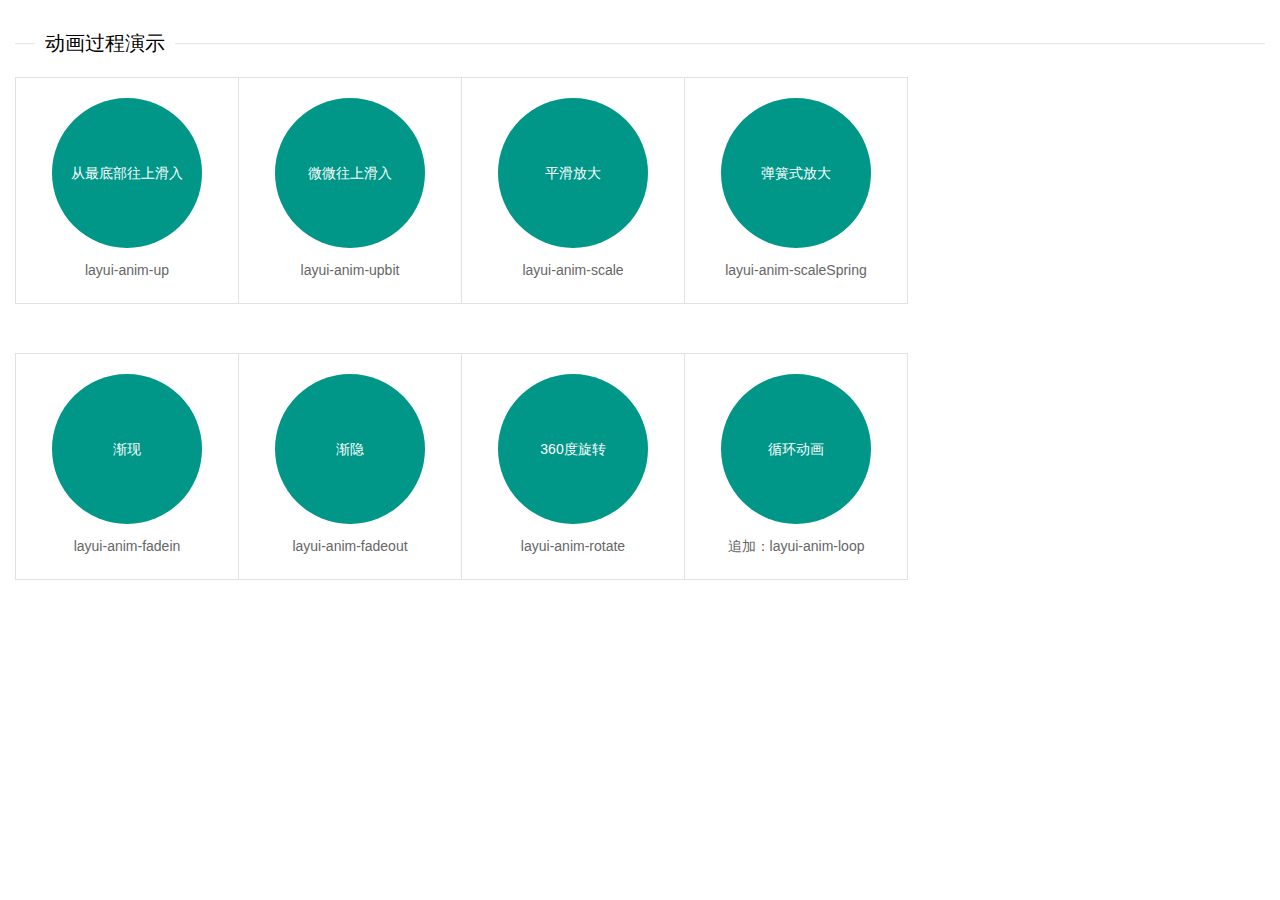
<file: html/anim.html>
<!DOCTYPE html>
<html>
  
  <head>
    <meta charset="UTF-8">
    <title>欢迎页面-L-admin1.0</title>
    <meta name="renderer" content="webkit">
    <meta http-equiv="X-UA-Compatible" content="IE=edge,chrome=1">
    <meta name="viewport" content="width=device-width,user-scalable=yes, minimum-scale=0.4, initial-scale=0.8,target-densitydpi=low-dpi" />
    <link rel="shortcut icon" href="/favicon.ico" type="image/x-icon" />
    <link rel="stylesheet" href="../css/font.css">
    <link rel="stylesheet" type="text/css" href="../lib/layui/css/layui.css">
    <link rel="stylesheet" type="text/css" href="../lib/layui/css/global.css">
    <style>
.site-doc-icon li{width: 222px;}
.site-doc-icon li .layui-anim{width: 150px; height: 150px; line-height: 150px; margin: 0 auto 10px; text-align: center; background-color: #009688; cursor: pointer; color: #fff; border-radius: 50%;}
</style>
    <script src="../js/jquery.min.js"></script>
	<script src="../lib/layui/layui.js"></script>
    <script type="text/javascript" src="../js/xadmin.js"></script>
    <!-- 让IE8/9支持媒体查询，从而兼容栅格 -->
    <!--[if lt IE 9]>
      <script src="https://cdn.staticfile.org/html5shiv/r29/html5.min.js"></script>
      <script src="https://cdn.staticfile.org/respond.js/1.4.2/respond.min.js"></script>
    <![endif]-->
  </head>
  
  <body class="layui-fluid">
  <fieldset class="layui-elem-field layui-field-title mar-t30" >
  <legend>动画过程演示</legend>
</fieldset>
 
<ul class="site-doc-icon site-doc-anim">
  <li>
    <div class="layui-anim" data-anim="layui-anim-up">从最底部往上滑入</div>
    <div class="code">layui-anim-up</div>
  </li>
  <li>
    <div class="layui-anim" data-anim="layui-anim-upbit">微微往上滑入</div>
    <div class="code">layui-anim-upbit</div>
  </li>
  <li>
    <div class="layui-anim" data-anim="layui-anim-scale">平滑放大</div>
    <div class="code">layui-anim-scale</div>
  </li>
   <li>
    <div class="layui-anim" data-anim="layui-anim-scaleSpring">弹簧式放大</div>
    <div class="code">layui-anim-scaleSpring</div>
  </li>
</ul>
<ul class="site-doc-icon site-doc-anim">
  <li>
    <div class="layui-anim" data-anim="layui-anim-fadein">渐现</div>
    <div class="code">layui-anim-fadein</div>
  </li>
  <li>
    <div class="layui-anim" data-anim="layui-anim-fadeout">渐隐</div>
    <div class="code">layui-anim-fadeout</div>
  </li>
  <li>
    <div class="layui-anim" data-anim="layui-anim-rotate">360度旋转</div>
    <div class="code">layui-anim-rotate</div>
  </li>
  <li>
    <div class="layui-anim" data-anim="layui-anim-rotate layui-anim-loop">循环动画</div>
    <div class="code">追加：layui-anim-loop</div>
  </li>
</ul>          
               
          
<script src="../lib/layui/layui.js"></script>
<!-- 注意：如果你直接复制所有代码到本地，上述js路径需要改成你本地的 -->
<script>
</script>
</body>


</html>
</file>
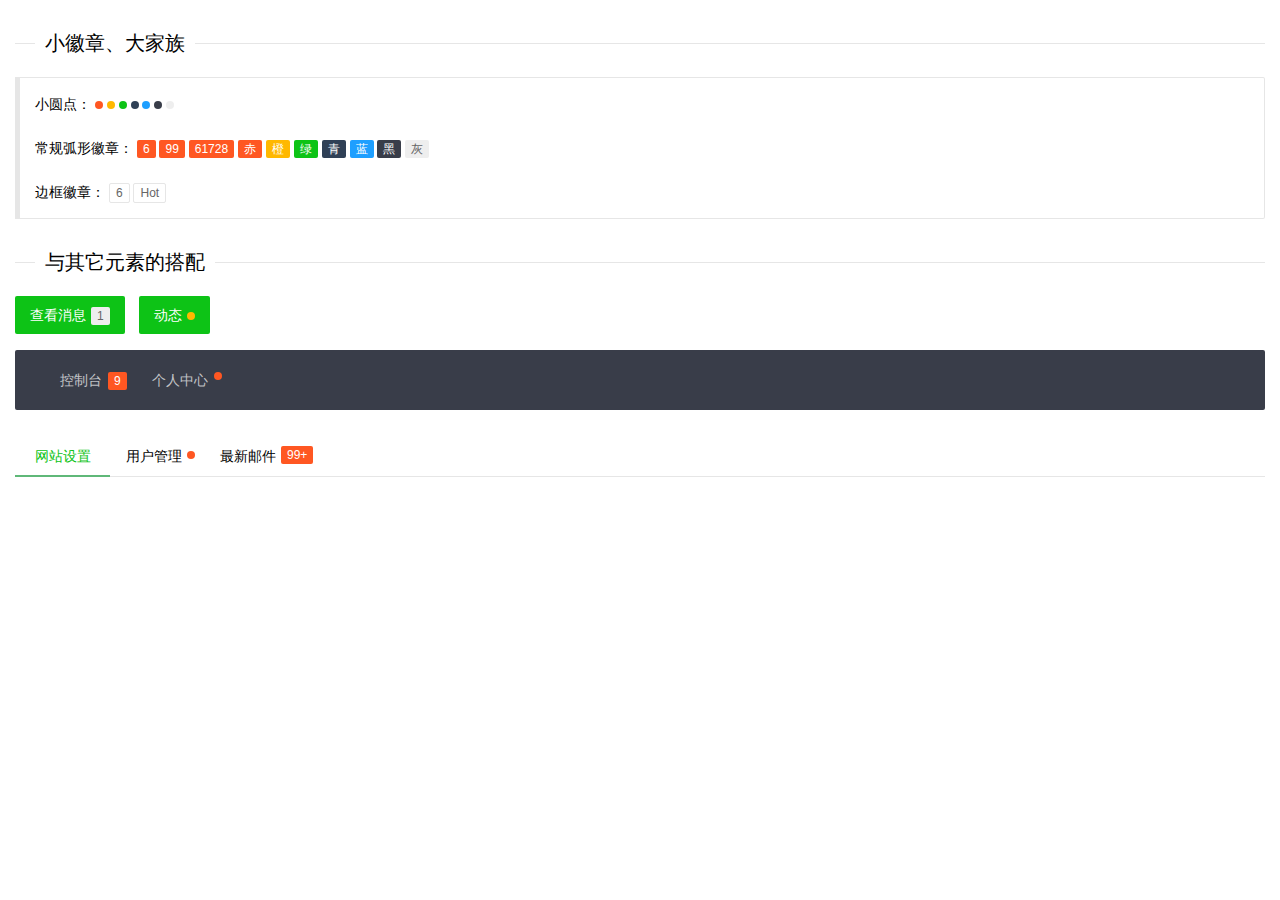
<file: html/badge.html>
<!DOCTYPE html>
<html>
  
  <head>
    <meta charset="UTF-8">
    <title>欢迎页面-L-admin1.0</title>
    <meta name="renderer" content="webkit">
    <meta http-equiv="X-UA-Compatible" content="IE=edge,chrome=1">
    <meta name="viewport" content="width=device-width,user-scalable=yes, minimum-scale=0.4, initial-scale=0.8,target-densitydpi=low-dpi" />
    <link rel="shortcut icon" href="/favicon.ico" type="image/x-icon" />
    <link rel="stylesheet" href="../css/font.css">
    <link rel="stylesheet" type="text/css" href="../lib/layui/css/layui.css">
    <script src="../js/jquery.min.js"></script>
	<script src="../lib/layui/layui.js"></script>
    <script type="text/javascript" src="../js/xadmin.js"></script>
    <!-- 让IE8/9支持媒体查询，从而兼容栅格 -->
    <!--[if lt IE 9]>
      <script src="https://cdn.staticfile.org/html5shiv/r29/html5.min.js"></script>
      <script src="https://cdn.staticfile.org/respond.js/1.4.2/respond.min.js"></script>
    <![endif]-->
  </head>
  
  <body class=" layui-fluid">
  <fieldset class="layui-elem-field layui-field-title" style="margin-top: 30px;">
  <legend>小徽章、大家族</legend>
</fieldset>
   
<blockquote class="layui-elem-quote layui-quote-nm">
  小圆点：
  <span class="layui-badge-dot"></span>
  <span class="layui-badge-dot layui-bg-orange"></span>
  <span class="layui-badge-dot layui-bg-green"></span>
  <span class="layui-badge-dot layui-bg-cyan"></span>
  <span class="layui-badge-dot layui-bg-blue"></span>
  <span class="layui-badge-dot layui-bg-black"></span>
  <span class="layui-badge-dot layui-bg-gray"></span>
  
  <br><br>常规弧形徽章：
  <span class="layui-badge">6</span>
  <span class="layui-badge">99</span>
  <span class="layui-badge">61728</span>
  <span class="layui-badge">赤</span>
  <span class="layui-badge layui-bg-orange">橙</span>
  <span class="layui-badge layui-bg-green">绿</span>
  <span class="layui-badge layui-bg-cyan">青</span>
  <span class="layui-badge layui-bg-blue">蓝</span>
  <span class="layui-badge layui-bg-black">黑</span>
  <span class="layui-badge layui-bg-gray">灰</span>
  
  <br><br>边框徽章：
  <span class="layui-badge-rim">6</span>
  <span class="layui-badge-rim">Hot</span>
</blockquote> 
 
<fieldset class="layui-elem-field layui-field-title" style="margin-top: 30px;">
  <legend>与其它元素的搭配</legend>
</fieldset> 
 
<button class="layui-btn">查看消息<span class="layui-badge layui-bg-gray">1</span></button>
<button class="layui-btn">动态<span class="layui-badge-dot layui-bg-orange"></span></button>
 
<br><br>
 
<ul class="layui-nav style="" text-align:="" right;"=""> &lt;-- 小Tips：这里有没有发现，设置导航靠右对齐（或居中对齐）其实非常简单 --&gt;
  <li class="layui-nav-item">
    <a href="">控制台<span class="layui-badge">9</span></a>
  </li>
  <li class="layui-nav-item">
    <a href="">个人中心<span class="layui-badge-dot"></span></a>
  </li>
</ul>
<br>
 
<div class="layui-tab layui-tab-brief">
  <ul class="layui-tab-title">
    <li class="layui-this">网站设置</li>
    <li>用户管理<span class="layui-badge-dot"></span></li>
    <li>最新邮件<span class="layui-badge">99+</span></li>
  </ul>
  <div class="layui-tab-content"></div>
</div>
               
          
<script src="../lib/layui/layui.js"></script>
<!-- 注意：如果你直接复制所有代码到本地，上述js路径需要改成你本地的 -->
</body>


</html>
</file>
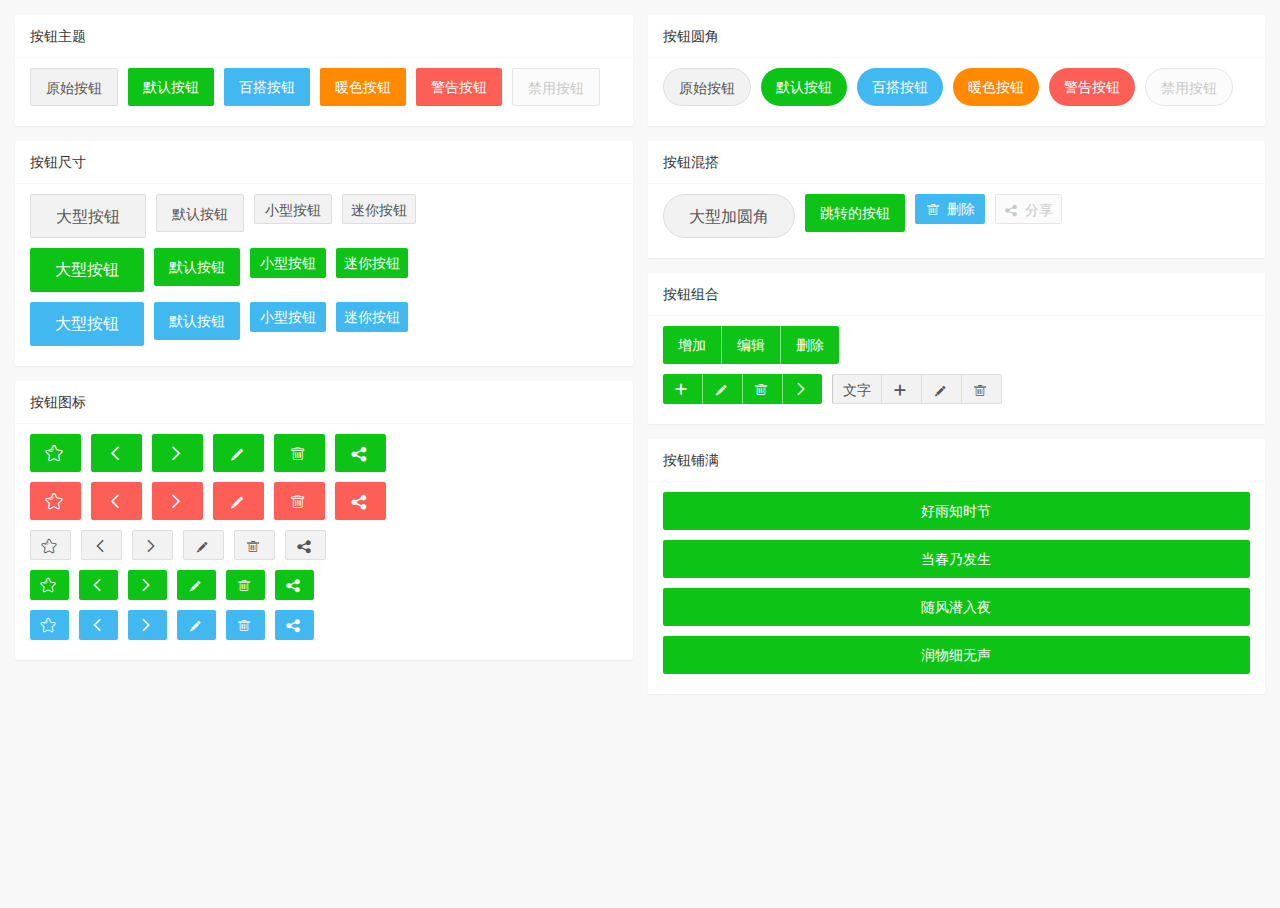
<file: html/buttons.html>
<!DOCTYPE html>
<html>
  
  <head>
    <meta charset="UTF-8">
    <title>欢迎页面-L-admin1.0</title>
    <meta name="renderer" content="webkit">
    <meta http-equiv="X-UA-Compatible" content="IE=edge,chrome=1">
    <meta name="viewport" content="width=device-width,user-scalable=yes, minimum-scale=0.4, initial-scale=0.8,target-densitydpi=low-dpi" />
    <link rel="shortcut icon" href="/favicon.ico" type="image/x-icon" />
    <link rel="stylesheet" href="../css/font.css">
    <link rel="stylesheet" href="../css/xadmin.css">
    <script src="../js/jquery.min.js"></script>
	<script src="../lib/layui/layui.js"></script>
    <script type="text/javascript" src="../js/xadmin.js"></script>
    <!-- 让IE8/9支持媒体查询，从而兼容栅格 -->
    <!--[if lt IE 9]>
      <script src="https://cdn.staticfile.org/html5shiv/r29/html5.min.js"></script>
      <script src="https://cdn.staticfile.org/respond.js/1.4.2/respond.min.js"></script>
    <![endif]-->
  </head>
  
<body class="form-wrap">

  <div class="layui-fluid">
    <div class="layui-row layui-col-space15">
      <div class="layui-col-md6">
        <div class="layui-card">
          <div class="layui-card-header">按钮主题</div>
          <div class="layui-card-body">
            <div class="layui-btn-container">
              <button class="layui-btn layui-btn-primary">原始按钮</button>
              <button class="layui-btn">默认按钮</button>
              <button class="layui-btn layui-btn-normal">百搭按钮</button>
              <button class="layui-btn layui-btn-warm">暖色按钮</button>
              <button class="layui-btn layui-btn-danger">警告按钮</button>
              <button class="layui-btn layui-btn-disabled">禁用按钮</button>
            </div>
          </div>
        </div>
        <div class="layui-card">
          <div class="layui-card-header">按钮尺寸</div>
          <div class="layui-card-body">
            <div class="layui-btn-container">
              <button class="layui-btn layui-btn-primary layui-btn-lg">大型按钮</button>
              <button class="layui-btn layui-btn-primary">默认按钮</button>
              <button class="layui-btn layui-btn-primary layui-btn-sm">小型按钮</button>
              <button class="layui-btn layui-btn-primary layui-btn-xs">迷你按钮</button>
              
              <br>
              
              <button class="layui-btn layui-btn-lg">大型按钮</button>
              <button class="layui-btn">默认按钮</button>
              <button class="layui-btn layui-btn-sm">小型按钮</button>
              <button class="layui-btn layui-btn-xs">迷你按钮</button>
              
              <br>
              
              <button class="layui-btn layui-btn-lg layui-btn-normal">大型按钮</button>
              <button class="layui-btn layui-btn-normal">默认按钮</button>
              <button class="layui-btn layui-btn-sm layui-btn-normal">小型按钮</button>
              <button class="layui-btn layui-btn-xs layui-btn-normal">迷你按钮</button>
            </div>
          </div>
        </div>
        <div class="layui-card">
          <div class="layui-card-header">按钮图标</div>
          <div class="layui-card-body">
            <div class="layui-btn-container">
              <button class="layui-btn"><i class="layui-icon">&#xe600;</i></button>
              <button class="layui-btn"><i class="layui-icon">&#xe603;</i></button>
              <button class="layui-btn"><i class="layui-icon">&#xe602;</i></button>
              <button class="layui-btn"><i class="layui-icon">&#xe642;</i></button>
              <button class="layui-btn"><i class="layui-icon">&#xe640;</i></button>
              <button class="layui-btn"><i class="layui-icon">&#xe641;</i></button>
              
              <br>
              
              <button class="layui-btn layui-btn-danger"><i class="layui-icon">&#xe600;</i></button>
              <button class="layui-btn layui-btn-danger"><i class="layui-icon">&#xe603;</i></button>
              <button class="layui-btn layui-btn-danger"><i class="layui-icon">&#xe602;</i></button>
              <button class="layui-btn layui-btn-danger"><i class="layui-icon">&#xe642;</i></button>
              <button class="layui-btn layui-btn-danger"><i class="layui-icon">&#xe640;</i></button>
              <button class="layui-btn layui-btn-danger"><i class="layui-icon">&#xe641;</i></button>
              
              <br>
              
              <button class="layui-btn layui-btn-primary layui-btn-sm"><i class="layui-icon">&#xe600;</i></button>
              <button class="layui-btn layui-btn-primary layui-btn-sm"><i class="layui-icon">&#xe603;</i></button>
              <button class="layui-btn layui-btn-primary layui-btn-sm"><i class="layui-icon">&#xe602;</i></button>
              <button class="layui-btn layui-btn-primary layui-btn-sm"><i class="layui-icon">&#xe642;</i></button>
              <button class="layui-btn layui-btn-primary layui-btn-sm"><i class="layui-icon">&#xe640;</i></button>
              <button class="layui-btn layui-btn-primary layui-btn-sm"><i class="layui-icon">&#xe641;</i></button>
              
              <br>
              
              <button class="layui-btn layui-btn-sm"><i class="layui-icon">&#xe600;</i></button>
              <button class="layui-btn layui-btn-sm"><i class="layui-icon">&#xe603;</i></button>
              <button class="layui-btn layui-btn-sm"><i class="layui-icon">&#xe602;</i></button>
              <button class="layui-btn layui-btn-sm"><i class="layui-icon">&#xe642;</i></button>
              <button class="layui-btn layui-btn-sm"><i class="layui-icon">&#xe640;</i></button>
              <button class="layui-btn layui-btn-sm"><i class="layui-icon">&#xe641;</i></button>
              
              <br>
                
              <button class="layui-btn layui-btn-normal layui-btn-sm"><i class="layui-icon">&#xe600;</i></button>
              <button class="layui-btn layui-btn-normal layui-btn-sm"><i class="layui-icon">&#xe603;</i></button>
              <button class="layui-btn layui-btn-normal layui-btn-sm"><i class="layui-icon">&#xe602;</i></button>
              <button class="layui-btn layui-btn-normal layui-btn-sm"><i class="layui-icon">&#xe642;</i></button>
              <button class="layui-btn layui-btn-normal layui-btn-sm"><i class="layui-icon">&#xe640;</i></button>
              <button class="layui-btn layui-btn-normal layui-btn-sm"><i class="layui-icon">&#xe641;</i></button>
            </div>
          </div>
        </div>
      </div>
      <div class="layui-col-md6">
        <div class="layui-card">
          <div class="layui-card-header">按钮圆角</div>
          <div class="layui-card-body">
            <div class="layui-btn-container">
              <button class="layui-btn layui-btn-primary layui-btn-radius">原始按钮</button>
              <button class="layui-btn layui-btn-radius">默认按钮</button>
              <button class="layui-btn layui-btn-normal layui-btn-radius">百搭按钮</button>
              <button class="layui-btn layui-btn-warm layui-btn-radius">暖色按钮</button>
              <button class="layui-btn layui-btn-danger layui-btn-radius">警告按钮</button>
              <button class="layui-btn layui-btn-disabled layui-btn-radius">禁用按钮</button>
            </div>
          </div>
        </div>
        <div class="layui-card">
          <div class="layui-card-header">按钮混搭</div>
          <div class="layui-card-body">
            <div class="layui-btn-container">
              <button class="layui-btn layui-btn-lg layui-btn-primary layui-btn-radius">大型加圆角</button>
              <a href="http://www.layui.com/doc/element/button.html" class="layui-btn" target="_blank">跳转的按钮</a>
              <button class="layui-btn layui-btn-sm layui-btn-normal"><i class="layui-icon">&#xe640;</i> 删除</button>
              <button class="layui-btn layui-btn-xs layui-btn-disabled"><i class="layui-icon">&#xe641;</i> 分享</button>

            </div>
          </div>
        </div>
        <div class="layui-card">
          <div class="layui-card-header">按钮组合</div>
          <div class="layui-card-body">
            <div class="layui-btn-container">
              <div class="layui-btn-group">
                <button class="layui-btn">增加</button>
                <button class="layui-btn ">编辑</button>
                <button class="layui-btn">删除</button>
              </div>
            </div>
            <div class="layui-btn-container">
              <div class="layui-btn-group">
                <button class="layui-btn layui-btn-sm"><i class="layui-icon">&#xe654;</i></button>
                <button class="layui-btn layui-btn-sm"><i class="layui-icon">&#xe642;</i></button>
                <button class="layui-btn layui-btn-sm"><i class="layui-icon">&#xe640;</i></button>
                <button class="layui-btn layui-btn-sm"><i class="layui-icon">&#xe602;</i></button>
              </div>
              <div class="layui-btn-group">
                <button class="layui-btn layui-btn-primary layui-btn-sm">文字</button>
                <button class="layui-btn layui-btn-primary layui-btn-sm"><i class="layui-icon">&#xe654;</i></button>
                <button class="layui-btn layui-btn-primary layui-btn-sm"><i class="layui-icon">&#xe642;</i></button>
                <button class="layui-btn layui-btn-primary layui-btn-sm"><i class="layui-icon">&#xe640;</i></button>
              </div>
            </div>
          </div>
        </div>
        <div class="layui-card">
          <div class="layui-card-header">按钮铺满</div>
          <div class="layui-card-body">
            <div class="layui-btn-container">
              <button class="layui-btn layui-btn-fluid">好雨知时节</button>
              <button class="layui-btn layui-btn-fluid">当春乃发生</button>
              <button class="layui-btn layui-btn-fluid">随风潜入夜</button>
              <button class="layui-btn layui-btn-fluid">润物细无声</button>
            </div>
          </div>
        </div>
      </div>
      
    </div>
  </div>

  
</body>


</html>
</file>
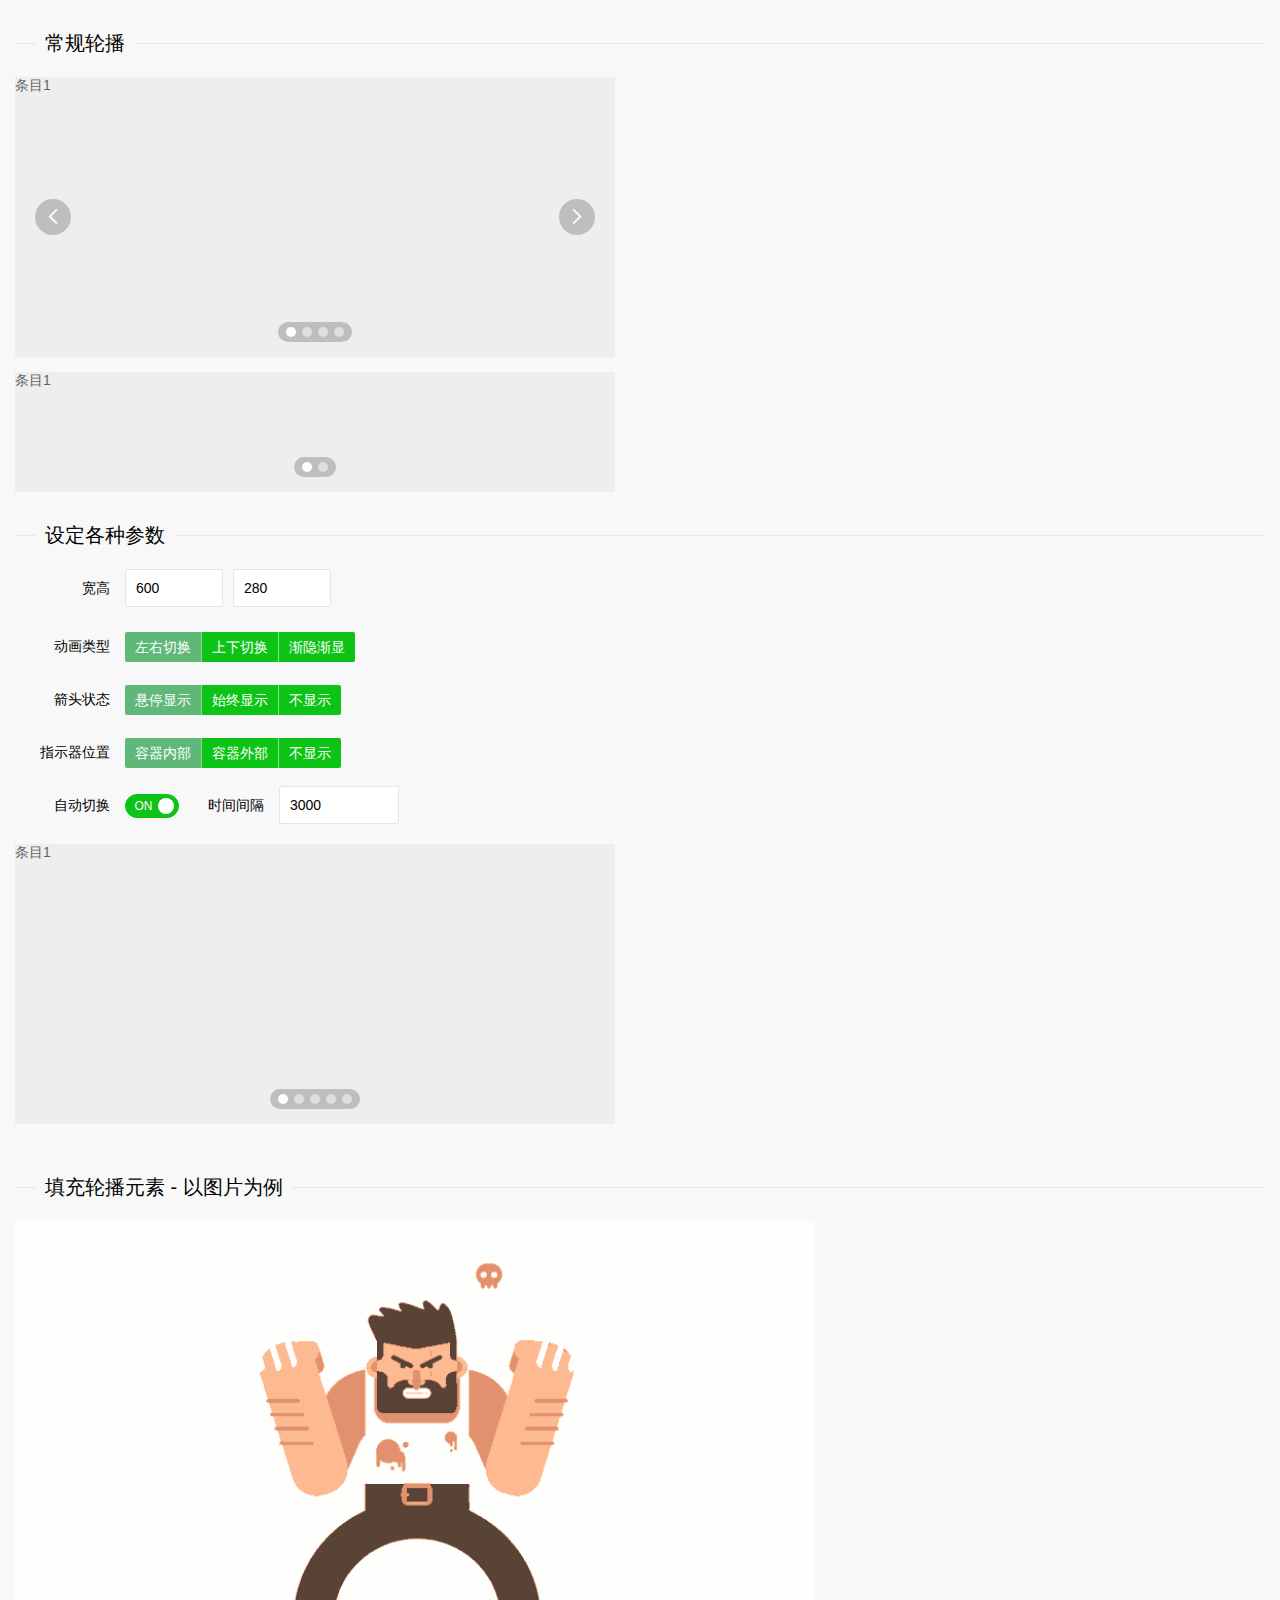
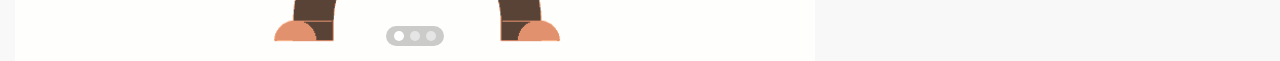
<file: html/carousel.html>
<!DOCTYPE html>
<html>
<head>
  <meta charset="utf-8">
  <title>layui</title>
  <meta name="renderer" content="webkit">
  <meta http-equiv="X-UA-Compatible" content="IE=edge,chrome=1">
  <meta name="viewport" content="width=device-width, initial-scale=1, maximum-scale=1">
  <style>img{ width:100%; height:auto;}</style>
  <link rel="stylesheet" href="../css/xadmin.css">
  <link rel="stylesheet" type="text/css" href="../lib/layui/css/layui.css">
  <!-- 注意：如果你直接复制所有代码到本地，上述css路径需要改成你本地的 -->
</head>
<body class="form-wrap">
<div class="layui-fluid">

<fieldset class="layui-elem-field layui-field-title" style="margin-top: 30px;">
  <legend>常规轮播</legend>
</fieldset>  
 
<div class="layui-carousel" id="test1" lay-filter="test1">
  <div carousel-item="">
    <div class="layui-bg-gray">条目1</div>
    <div class="layui-bg-green">条目2</div>
    <div class="layui-bg-gray">条目3</div>
    <div class="layui-bg-gray">条目4</div>
  </div>
</div> 
 
<div class="layui-carousel" id="test2" style="margin-top: 15px;">
  <div carousel-item="">
    <div class="layui-bg-gray">条目1</div>
    <div class="layui-bg-gray">条目2</div>
  </div>
</div>
 
<fieldset class="layui-elem-field layui-field-title" style="margin-top: 30px;">
  <legend>设定各种参数</legend>
</fieldset> 
<div class="layui-form">
  <div class="layui-form-item">
    <div class="layui-inline">
      <label class="layui-form-label">宽高</label>
      <div class="layui-input-inline" style="width: 98px;">
        <input type="tel" name="width" value="600" autocomplete="off" placeholder="width" class="layui-input demoSet">
      </div>
      <div class="layui-input-inline" style="width: 98px;">
        <input type="tel" name="height" value="280" autocomplete="off" placeholder="height" class="layui-input demoSet">
      </div>
    </div>
  </div>
  
  <div class="layui-form-item">
    <label class="layui-form-label">动画类型</label>
    <div class="layui-input-block">
      <div class="layui-btn-group demoTest" style="margin-top: 5px;">
        <button class="layui-btn layui-btn-sm" style="background-color: #5FB878;" data-type="set" data-key="anim" data-value="default">左右切换</button>
        <button class="layui-btn layui-btn-sm" data-type="set" data-key="anim" data-value="updown">上下切换</button>
        <button class="layui-btn layui-btn-sm" data-type="set" data-key="anim" data-value="fade">渐隐渐显</button>
      </div> 
    </div>
  </div>
  
  <div class="layui-form-item">
    <label class="layui-form-label">箭头状态</label>
    <div class="layui-input-block">
      <div class="layui-btn-group demoTest" style="margin-top: 5px;">
        <button class="layui-btn layui-btn-sm" style="background-color: #5FB878;" data-type="set" data-key="arrow" data-value="hover">悬停显示</button>
        <button class="layui-btn layui-btn-sm" data-type="set" data-key="arrow" data-value="always">始终显示</button>
        <button class="layui-btn layui-btn-sm" data-type="set" data-key="arrow" data-value="none">不显示</button>
      </div> 
    </div>
  </div>
  
  <div class="layui-form-item">
    <label class="layui-form-label">指示器位置</label>
    <div class="layui-input-block">
      <div class="layui-btn-group demoTest" style="margin-top: 5px;">
        <button class="layui-btn layui-btn-sm" style="background-color: #5FB878;" data-key="indicator" data-type="set" data-value="inside">容器内部</button>
        <button class="layui-btn layui-btn-sm" data-type="set" data-key="indicator" data-value="outside">容器外部</button>
        <button class="layui-btn layui-btn-sm" data-type="set" data-key="indicator" data-value="none">不显示</button>
      </div> 
    </div>
  </div>
  
  <div class="layui-form-item">
    <div class="layui-inline">
      <label class="layui-form-label">自动切换</label>
      <div class="layui-input-block">
        <input type="checkbox" name="switch" lay-skin="switch" checked="" lay-text="ON|OFF" lay-filter="autoplay">
      </div>
    </div>
    <div class="layui-inline">
      <label class="layui-form-label" style="width: auto;">时间间隔</label>
      <div class="layui-input-inline" style="width: 120px;">
        <input type="tel" name="interval" value="3000" autocomplete="off" placeholder="毫秒" class="layui-input demoSet">
      </div>
    </div>
  </div>
</div>
 
<div class="layui-carousel" id="test3" lay-filter="test4">
  <div carousel-item="">
    <div class="layui-bg-gray">条目1</div>
    <div class="layui-bg-gray">条目2</div>
    <div class="layui-bg-gray">条目3</div>
    <div class="layui-bg-gray">条目4</div>
    <div class="layui-bg-gray">条目5</div>
  </div>
</div> 
 
<fieldset class="layui-elem-field layui-field-title" style="margin-top: 50px;">
  <legend>填充轮播元素 - 以图片为例</legend>
</fieldset>    
 
<div class="layui-carousel" id="test10">
  <div carousel-item="">
    <div><img src="../images/pic/1.png" ></div>
    <div><img src="../images/pic/2.png" ></div>
    <div><img src="../images/pic/3.png" ></div>
  </div>
</div>
 
          
<script type="text/javascript" src="../lib/layui/layui.js" charset="utf-8"></script>
<!-- 注意：如果你直接复制所有代码到本地，上述js路径需要改成你本地的 -->
<script>
layui.use(['carousel', 'form'], function(){
  var carousel = layui.carousel
  ,form = layui.form;
  
  //常规轮播
  carousel.render({
    elem: '#test1'
    ,arrow: 'always'
  });
  
  //改变下时间间隔、动画类型、高度
  carousel.render({
    elem: '#test2'
    ,interval: 1800
    ,anim: 'fade'
    ,height: '120px'
  });
  
  //设定各种参数
  var ins3 = carousel.render({
    elem: '#test3'
  });
  //图片轮播
  carousel.render({
    elem: '#test10'
    ,width: '800px'
    ,height: '440px'
    ,interval: 5000
  });
  
  //事件
  carousel.on('change(test4)', function(res){
    console.log(res)
  });
  
  var $ = layui.$, active = {
    set: function(othis){
      var THIS = 'layui-bg-normal'
      ,key = othis.data('key')
      ,options = {};
      
      othis.css('background-color', '#5FB878').siblings().removeAttr('style'); 
      options[key] = othis.data('value');
      ins3.reload(options);
    }
  };
  
  //监听开关
  form.on('switch(autoplay)', function(){
    ins3.reload({
      autoplay: this.checked
    });
  });
  
  $('.demoSet').on('keyup', function(){
    var value = this.value
    ,options = {};
    if(!/^\d+$/.test(value)) return;
    
    options[this.name] = value;
    ins3.reload(options);
  });
  
  //其它示例
  $('.demoTest .layui-btn').on('click', function(){
    var othis = $(this), type = othis.data('type');
    active[type] ? active[type].call(this, othis) : '';
  });
});
</script>


</div>
</body>
</html>
</file>
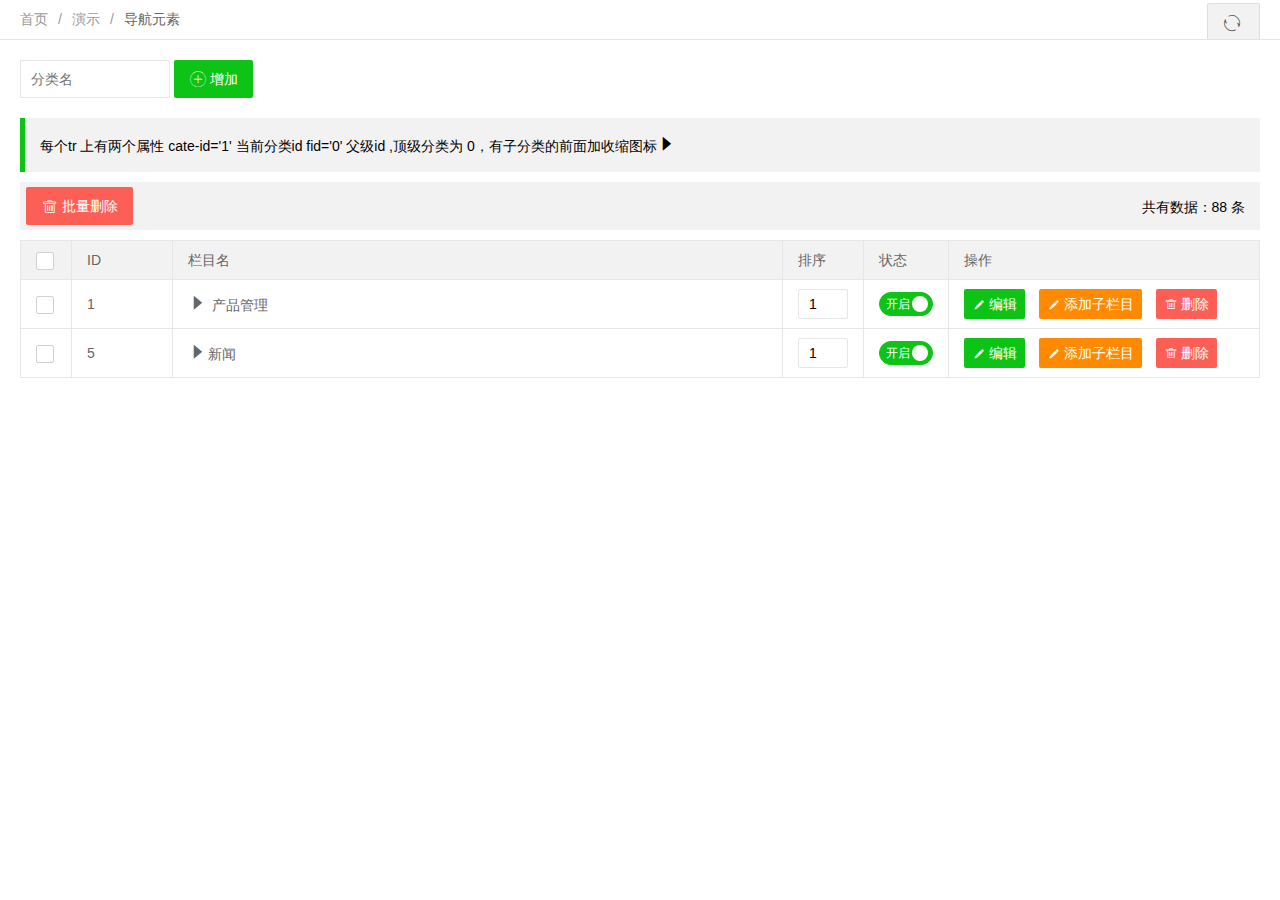
<file: html/cate.html>
<!DOCTYPE html>
<html>
  
  <head>
    <meta charset="UTF-8">
    <title>欢迎页面-L-admin1.0</title>
    <meta name="renderer" content="webkit">
    <meta http-equiv="X-UA-Compatible" content="IE=edge,chrome=1">
    <meta name="viewport" content="width=device-width,user-scalable=yes, minimum-scale=0.4, initial-scale=0.8,target-densitydpi=low-dpi" />
    <link rel="shortcut icon" href="/favicon.ico" type="image/x-icon" />
    <link rel="stylesheet" href="../css/font.css">
    <link rel="stylesheet" href="../css/xadmin.css">
    <script src="../js/jquery.min.js"></script>
    <script type="text/javascript" src="../lib/layui/layui.js" charset="utf-8"></script>
    <script type="text/javascript" src="../js/xadmin.js"></script>
    <!-- 让IE8/9支持媒体查询，从而兼容栅格 -->
    <!--[if lt IE 9]>
      <script src="https://cdn.staticfile.org/html5shiv/r29/html5.min.js"></script>
      <script src="https://cdn.staticfile.org/respond.js/1.4.2/respond.min.js"></script>
    <![endif]-->
  </head>
  
  <body>
    <div class="x-nav">
      <span class="layui-breadcrumb">
        <a href="">首页</a>
        <a href="">演示</a>
        <a>
          <cite>导航元素</cite></a>
      </span>
      <a class="layui-btn layui-btn-primary layui-btn-small" style="line-height:1.6em;margin-top:3px;float:right" href="javascript:location.replace(location.href);" title="刷新">
        <i class="layui-icon" style="line-height:38px">ဂ</i></a>
    </div>
    <div class="x-body">
      <div class="layui-row">
        <form class="layui-form layui-col-md12 x-so layui-form-pane">
          <input class="layui-input" placeholder="分类名" name="cate_name">
          <button class="layui-btn"  lay-submit="" lay-filter="sreach"><i class="layui-icon"></i>增加</button>
        </form>
      </div>
      <blockquote class="layui-elem-quote">每个tr 上有两个属性 cate-id='1' 当前分类id fid='0' 父级id ,顶级分类为 0，有子分类的前面加收缩图标<i class="layui-icon x-show" status='true'>&#xe623;</i></blockquote>
      <xblock>
        <button class="layui-btn layui-btn-danger" onclick="delAll()"><i class="layui-icon"></i>批量删除</button>
        <span class="x-right" style="line-height:40px">共有数据：88 条</span>
      </xblock>
      <table class="layui-table layui-form">
        <thead>
          <tr>
            <th width="20">
              <div class="layui-unselect header layui-form-checkbox" lay-skin="primary"><i class="layui-icon">&#xe605;</i></div>
            </th>
            <th width="70">ID</th>
            <th>栏目名</th>
            <th width="50">排序</th>
            <th width="50">状态</th>
            <th width="280">操作</th>
        </thead>
        <tbody class="x-cate">
          <tr cate-id='1' fid='0' >
            <td>
              <div class="layui-unselect layui-form-checkbox" lay-skin="primary" data-id='2'><i class="layui-icon">&#xe605;</i></div>
            </td>
            <td>1</td>
            <td>
              <i class="layui-icon x-show" status='true'>&#xe623;</i>
              产品管理
            </td>
            <td><input type="text" class="layui-input x-sort" name="order" value="1"></td>
            <td>
              <input type="checkbox" name="switch"  lay-text="开启|停用"  checked="" lay-skin="switch">
            </td>
            <td class="td-manage">
              <button class="layui-btn layui-btn layui-btn-xs"  onclick="x_admin_show('编辑','admin-edit.html')" ><i class="layui-icon">&#xe642;</i>编辑</button>
              <button class="layui-btn layui-btn-warm layui-btn-xs"  onclick="x_admin_show('编辑','admin-edit.html')" ><i class="layui-icon">&#xe642;</i>添加子栏目</button>
              <button class="layui-btn-danger layui-btn layui-btn-xs"  onclick="member_del(this,'要删除的id')" href="javascript:;" ><i class="layui-icon">&#xe640;</i>删除</button>
            </td>
          </tr>
          <tr cate-id='2' fid='1' >
            <td>
              <div class="layui-unselect layui-form-checkbox" lay-skin="primary" data-id='2'><i class="layui-icon">&#xe605;</i></div>
            </td>
            <td>2</td>
            <td>
              &nbsp;&nbsp;&nbsp;&nbsp;
              <i class="layui-icon x-show" status='true'>&#xe623;</i>
              产品列表
            </td>
            <td><input type="text" class="layui-input x-sort" name="order" value="1"></td>
            <td>
              <input type="checkbox" name="switch"  lay-text="开启|停用"  checked="" lay-skin="switch">
            </td>
            <td class="td-manage">
              <button class="layui-btn layui-btn layui-btn-xs"  onclick="x_admin_show('编辑','admin-edit.html')" ><i class="layui-icon">&#xe642;</i>编辑</button>
              <button class="layui-btn layui-btn-warm layui-btn-xs"  onclick="x_admin_show('编辑','admin-edit.html')" ><i class="layui-icon">&#xe642;</i>添加子栏目</button>
              <button class="layui-btn-danger layui-btn layui-btn-xs"  onclick="member_del(this,'要删除的id')" href="javascript:;" ><i class="layui-icon">&#xe640;</i>删除</button>
            </td>
          </tr>
          <tr cate-id='3' fid='2' >
            <td>
              <div class="layui-unselect layui-form-checkbox" lay-skin="primary" data-id='2'><i class="layui-icon">&#xe605;</i></div>
            </td>
            <td>3</td>
            <td>
              &nbsp;&nbsp;&nbsp;&nbsp;&nbsp;&nbsp;&nbsp;&nbsp;&nbsp;
              ├产品列表
            </td>
            <td><input type="text" class="layui-input x-sort" name="order" value="1"></td>
            <td>
              <input type="checkbox" name="switch"  lay-text="开启|停用"  checked="" lay-skin="switch">
            </td>
            <td class="td-manage">
              <button class="layui-btn layui-btn layui-btn-xs"  onclick="x_admin_show('编辑','admin-edit.html')" ><i class="layui-icon">&#xe642;</i>编辑</button>
              <button class="layui-btn layui-btn-warm layui-btn-xs"  onclick="x_admin_show('编辑','admin-edit.html')" ><i class="layui-icon">&#xe642;</i>添加子栏目</button>
              <button class="layui-btn-danger layui-btn layui-btn-xs"  onclick="member_del(this,'要删除的id')" href="javascript:;" ><i class="layui-icon">&#xe640;</i>删除</button>
            </td>
          </tr>
          <tr cate-id='4' fid='2' >
            <td>
              <div class="layui-unselect layui-form-checkbox" lay-skin="primary" data-id='2'><i class="layui-icon">&#xe605;</i></div>
            </td>
            <td>4</td>
            <td>
              &nbsp;&nbsp;&nbsp;&nbsp;&nbsp;&nbsp;&nbsp;&nbsp;&nbsp;
              ├产品列表
            </td>
            <td><input type="text" class="layui-input x-sort" name="order" value="1"></td>
            <td>
              <input type="checkbox" name="switch"  lay-text="开启|停用"  checked="" lay-skin="switch">
            </td>
            <td class="td-manage">
              <button class="layui-btn layui-btn layui-btn-xs"  onclick="x_admin_show('编辑','admin-edit.html')" ><i class="layui-icon">&#xe642;</i>编辑</button>
              <button class="layui-btn layui-btn-warm layui-btn-xs"  onclick="x_admin_show('编辑','admin-edit.html')" ><i class="layui-icon">&#xe642;</i>添加子栏目</button>
              <button class="layui-btn-danger layui-btn layui-btn-xs"  onclick="member_del(this,'要删除的id')" href="javascript:;" ><i class="layui-icon">&#xe640;</i>删除</button>
            </td>
          </tr>
          <tr cate-id='5' fid='0' >
            <td>
              <div class="layui-unselect layui-form-checkbox" lay-skin="primary" data-id='2'><i class="layui-icon">&#xe605;</i></div>
            </td>
            <td>5</td>
            <td>
              
              <i class="layui-icon x-show" status='true'>&#xe623;</i>新闻
            </td>
            <td><input type="text" class="layui-input x-sort" name="order" value="1"></td>
            <td>
              <input type="checkbox" name="switch"  lay-text="开启|停用"  checked="" lay-skin="switch">
            </td>
            <td class="td-manage">
              <button class="layui-btn layui-btn layui-btn-xs"  onclick="x_admin_show('编辑','admin-edit.html')" ><i class="layui-icon">&#xe642;</i>编辑</button>
              <button class="layui-btn layui-btn-warm layui-btn-xs"  onclick="x_admin_show('编辑','admin-edit.html')" ><i class="layui-icon">&#xe642;</i>添加子栏目</button>
              <button class="layui-btn-danger layui-btn layui-btn-xs"  onclick="member_del(this,'要删除的id')" href="javascript:;" ><i class="layui-icon">&#xe640;</i>删除</button>
            </td>
          </tr>
          <tr cate-id='6' fid='5' >
            <td>
              <div class="layui-unselect layui-form-checkbox" lay-skin="primary" data-id='2'><i class="layui-icon">&#xe605;</i></div>
            </td>
            <td>6</td>
            <td>
              &nbsp;&nbsp;&nbsp;&nbsp;
              ├国内新闻
            </td>
            <td><input type="text" class="layui-input x-sort" name="order" value="1"></td>
            <td>
              <input type="checkbox" name="switch"  lay-text="开启|停用"  checked="" lay-skin="switch">
            </td>
            <td class="td-manage">
              <button class="layui-btn layui-btn layui-btn-xs"  onclick="x_admin_show('编辑','admin-edit.html')" ><i class="layui-icon">&#xe642;</i>编辑</button>
              <button class="layui-btn layui-btn-warm layui-btn-xs"  onclick="x_admin_show('编辑','admin-edit.html')" ><i class="layui-icon">&#xe642;</i>添加子栏目</button>
              <button class="layui-btn-danger layui-btn layui-btn-xs"  onclick="member_del(this,'要删除的id')" href="javascript:;" ><i class="layui-icon">&#xe640;</i>删除</button>
            </td>
          </tr>
          <tr cate-id='7' fid='5' >
            <td>
              <div class="layui-unselect layui-form-checkbox" lay-skin="primary" data-id='2'><i class="layui-icon">&#xe605;</i></div>
            </td>
            <td>7</td>
            <td>
              &nbsp;&nbsp;&nbsp;&nbsp;
              ├国外新闻
            </td>
            <td><input type="text" class="layui-input x-sort" name="order" value="1"></td>
            <td>
              <input type="checkbox" name="switch"  lay-text="开启|停用"  checked="" lay-skin="switch">
            </td>
            <td class="td-manage">
              <button class="layui-btn layui-btn layui-btn-xs"  onclick="x_admin_show('编辑','admin-edit.html')" ><i class="layui-icon">&#xe642;</i>编辑</button>
              <button class="layui-btn layui-btn-warm layui-btn-xs"  onclick="x_admin_show('编辑','admin-edit.html')" ><i class="layui-icon">&#xe642;</i>添加子栏目</button>
              <button class="layui-btn-danger layui-btn layui-btn-xs"  onclick="member_del(this,'要删除的id')" href="javascript:;" ><i class="layui-icon">&#xe640;</i>删除</button>
            </td>
          </tr>
        </tbody>
      </table>
    </div>
    <style type="text/css">
      
    </style>
    <script>
      layui.use(['form'], function(){
        form = layui.form;
        
      });

      

      /*用户-删除*/
      function member_del(obj,id){
          layer.confirm('确认要删除吗？',function(index){
              //发异步删除数据
              $(obj).parents("tr").remove();
              layer.msg('已删除!',{icon:1,time:1000});
          });
      }



      function delAll (argument) {

        var data = tableCheck.getData();
  
        layer.confirm('确认要删除吗？'+data,function(index){
            //捉到所有被选中的，发异步进行删除
            layer.msg('删除成功', {icon: 1});
            $(".layui-form-checked").not('.header').parents('tr').remove();
        });
      }
    </script>
  </body>

</html>
</file>
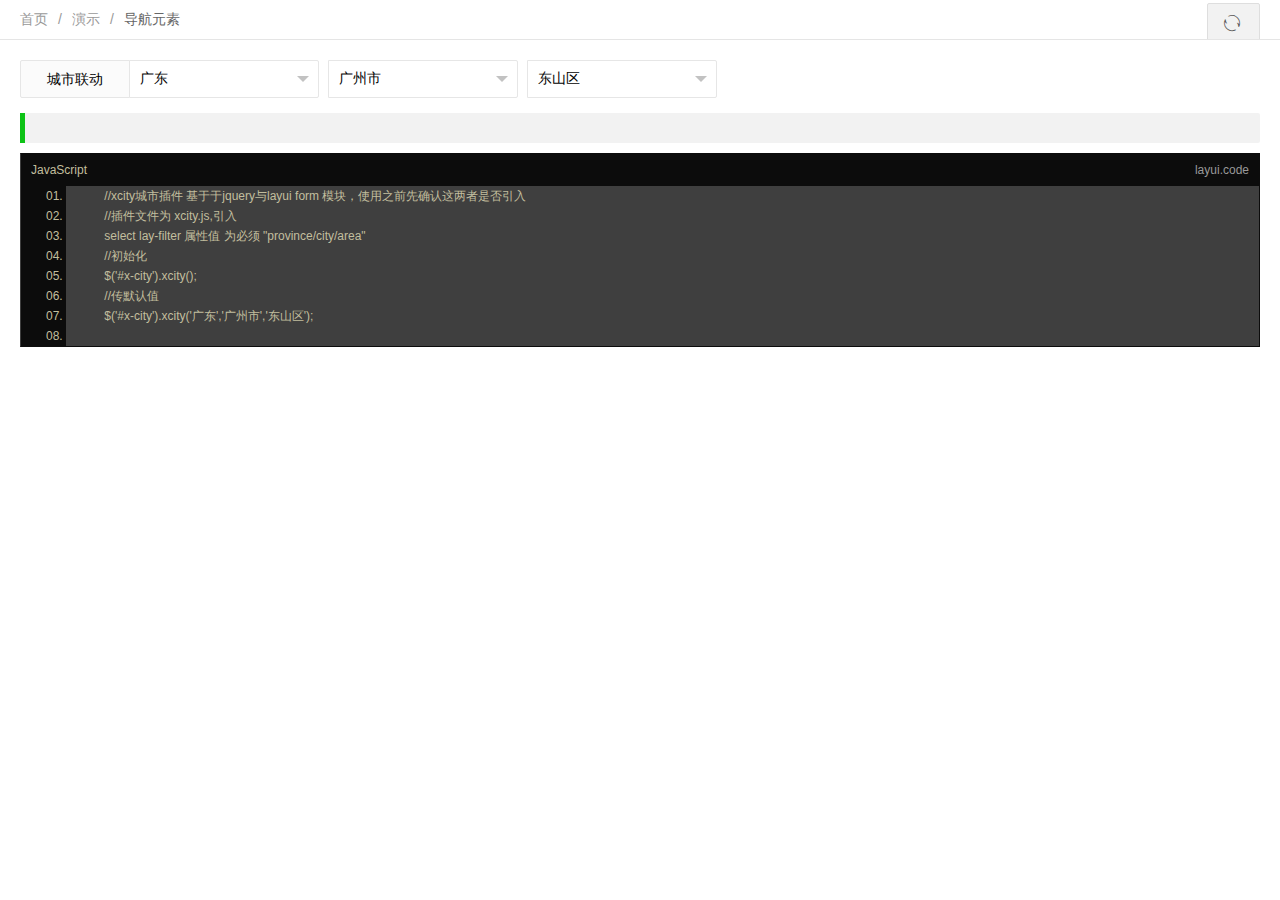
<file: html/city.html>
<!DOCTYPE html>
<html>
  
  <head>
    <meta charset="UTF-8">
    <title>欢迎页面-L-admin1.0</title>
    <meta name="renderer" content="webkit">
    <meta http-equiv="X-UA-Compatible" content="IE=edge,chrome=1">
    <meta name="viewport" content="width=device-width,user-scalable=yes, minimum-scale=0.4, initial-scale=0.8,target-densitydpi=low-dpi" />
    <link rel="shortcut icon" href="/favicon.ico" type="image/x-icon" />
    <link rel="stylesheet" href="../css/font.css">
    <link rel="stylesheet" href="../css/xadmin.css">
    <script src="../js/jquery.min.js"></script>
    <script type="text/javascript" src="../lib/layui/layui.js" charset="utf-8"></script>
    <script type="text/javascript" src="../js/xadmin.js"></script>
    <!-- 让IE8/9支持媒体查询，从而兼容栅格 -->
    <!--[if lt IE 9]>
      <script src="https://cdn.staticfile.org/html5shiv/r29/html5.min.js"></script>
      <script src="https://cdn.staticfile.org/respond.js/1.4.2/respond.min.js"></script>
    <![endif]-->
  </head>
  
  <body>
    <div class="x-nav">
      <span class="layui-breadcrumb">
        <a href="">首页</a>
        <a href="">演示</a>
        <a>
          <cite>导航元素</cite></a>
      </span>
      <a class="layui-btn layui-btn-primary layui-btn-small" style="line-height:1.6em;margin-top:3px;float:right" href="javascript:location.replace(location.href);" title="刷新">
        <i class="layui-icon" style="line-height:38px">ဂ</i></a>
    </div>
    <div class="x-body">
      <div class="layui-row">
        <form class="layui-form layui-col-md12  layui-form-pane">
           <div class="layui-form-item" id="x-city">
            <label class="layui-form-label">城市联动</label>
            <div class="layui-input-inline">
              <select name="province" lay-filter="province">
                <option value="">请选择省</option>
              </select>
            </div>
            <div class="layui-input-inline">
              <select name="city" lay-filter="city">
                <option value="">请选择市</option>
              </select>
            </div>
            <div class="layui-input-inline">
              <select name="area" lay-filter="area">
                <option value="">请选择县/区</option>
              </select>
            </div>
          </div>
        </form>
      </div>
      <blockquote class="layui-elem-quote"> </blockquote>
      <pre class="layui-code" lay-title="JavaScript" lay-skin="notepad">
          //xcity城市插件 基于于jquery与layui form 模块，使用之前先确认这两者是否引入 
          //插件文件为 xcity.js,引入 
          select lay-filter 属性值 为必须 "province/city/area"
          //初始化
          $('#x-city').xcity();
          //传默认值 
          $('#x-city').xcity('广东','广州市','东山区');
      </pre>
    </div>
    <script type="text/javascript" src="../js/xcity.js"></script>
    <script>
      layui.use(['form','code'], function(){
        form = layui.form;

        layui.code();

        $('#x-city').xcity('广东','广州市','东山区');

      });
    </script>
  </body>

</html>
</file>
<file: css/login.css>
.login-page {
    width: 420px;
    padding: 8% 0 0;
    margin: auto;
}

.form {
    position: relative;
    z-index: 1;
    background: #fff;
    max-width: 400px;
    margin: 0 auto 0;
    padding: 40px 40px 50px;
    text-align: center;
    box-shadow: 0 0 20px 0 rgba(0, 0, 0, 0.2), 0 5px 5px 0 rgba(0, 0, 0, 0.24);
}

.form input {
    font-family: "Roboto", sans-serif;
    outline: 0;
    background: #f2f2f2;
    width: 100%;
    border: 0;
    margin: 0 0 15px;
    padding: 15px;
    box-sizing: border-box;
    font-size: 14px;
}

.form button {
    font-family: "Microsoft YaHei", "Roboto", sans-serif;
    text-transform: uppercase;
    outline: 0;
    background: #0dc316;
    width: 100%;
    border: 0;
    padding: 15px;
    color: #FFFFFF;
    font-size: 15px;
    -webkit-transition: all 0.3 ease;
    transition: all 0.3 ease;
    cursor: pointer;
}

.form button:hover,
.form button:active,
.form button:focus {
    background: #0eb618;
}

.form .message {
    margin: 18px 0 0;
    color: #b3b3b3;
    font-size: 14px;
}

.form .message a {
    color: #0eb618;
    text-decoration: none;
}

.form .register-form {
    display: none;
}

.container {
    position: relative;
    z-index: 1;
    max-width: 300px;
    margin: 0 auto;
}

.container:before,
.container:after {
    content: "";
    display: block;
    clear: both;
}

.container .info {
    margin: 50px auto;
    text-align: center;
}

.container .info h1 {
    margin: 0 0 15px;
    padding: 0;
    font-size: 36px;
    font-weight: 300;
    color: #1a1a1a;
}

.container .info span {
    color: #4d4d4d;
    font-size: 12px;
}

.container .info span a {
    color: #000000;
    text-decoration: none;
}

.container .info span .fa {
    color: #EF3B3A;
}

.login-form h2 {
    font-size: 24px;
    color: #212121;
    font-weight: 600;
    text-align: left;
}

body {
    background: #20222A;
    /* fallback for old browsers */
    font-family: "microsoft", sans-serif;
    -webkit-font-smoothing: antialiased;
    -moz-osx-font-smoothing: grayscale;
}

.shake_effect {
    -webkit-animation-name: shake;
    animation-name: shake;
    -webkit-animation-duration: 1s;
    animation-duration: 1s;
}

@-webkit-keyframes shake {

    from,
    to {
        -webkit-transform: translate3d(0, 0, 0);
        transform: translate3d(0, 0, 0);
    }

    10%,
    30%,
    50%,
    70%,
    90% {
        -webkit-transform: translate3d(-10px, 0, 0);
        transform: translate3d(-10px, 0, 0);
    }

    20%,
    40%,
    60%,
    80% {
        -webkit-transform: translate3d(10px, 0, 0);
        transform: translate3d(10px, 0, 0);
    }
}

@keyframes shake {

    from,
    to {
        -webkit-transform: translate3d(0, 0, 0);
        transform: translate3d(0, 0, 0);
    }

    10%,
    30%,
    50%,
    70%,
    90% {
        -webkit-transform: translate3d(-10px, 0, 0);
        transform: translate3d(-10px, 0, 0);
    }

    20%,
    40%,
    60%,
    80% {
        -webkit-transform: translate3d(10px, 0, 0);
        transform: translate3d(10px, 0, 0);
    }
}

/* CSS Document */
</file>
<file: css/font.css>
@font-face {
  font-family: 'iconfont';
  src: url('../fonts/iconfont.eot');
  src: url('../fonts/iconfont.eot?#iefix') format('embedded-opentype'),
  url('../fonts/iconfont.woff') format('woff'),
  url('../fonts/iconfont.ttf') format('truetype'),
  url('../fonts/iconfont.svg#iconfont') format('svg');
}
.iconfont{
  font-family:"iconfont" !important;
  font-size:15px;font-style:normal;
  -webkit-font-smoothing: antialiased;
  -webkit-text-stroke-width: 0.2px;
  -moz-osx-font-smoothing: grayscale;
}
</file>
<file: css/xadmin.css>
@charset "utf-8";
@import url(../lib/layui/css/layui.css);
*{
    margin: 0px;
    padding: 0px;
    font-family: "microsoft yahei","Helvetica Neue", Helvetica, Arial, sans-serif;
}
a{
    text-decoration: none;
}
html{
    width: 100%;
    height: 100%;
    overflow-x:hidden; 
    overflow-y:auto;
}
body{
    width: 100%;
    min-height: 100%;
}
.login-bg{
    background: #eeeeee url() 0 0 no-repeat;
    background-size: cover;
    overflow: hidden;
}
.form-wrap{background:#f8f8f8; margin-top:15px;}
.login{
    margin: 120px auto 0 auto;
    min-height: 420px;
    max-width: 420px;
    padding: 40px;
    background-color: #ffffff;
    margin-left: auto;
    margin-right: auto;
    border-radius: 4px;
    /* overflow-x: hidden; */
    box-sizing: border-box;
}
.login a.logo{
    display: block;
    height: 58px;
    width: 167px;
    margin: 0 auto 30px auto;
    background-size: 167px 42px;
}
.login .message {
    margin: 10px 0 0 0;
    padding: 18px 10px 18px 60px;
    background: #0dc316;
    position: relative;
    color: #fff;
    font-size: 16px;
}
.login #darkbannerwrap {
/*    background: url(../images/aiwrap.png);
*/  width: 18px;
    height: 10px;
    margin: 0 0 20px -58px;
    position: relative;
}

.login input[type=text],
.login input[type=file],
.login input[type=password],
.login input[type=email], select {
    border: 1px solid #DCDEE0;
    vertical-align: middle;
    border-radius: 3px;
    height: 50px;
    padding: 0px 16px;
    font-size: 14px;
    color: #555555;
    outline:none;
    width:100%;
    box-sizing: border-box;
}
.login input[type=text]:focus,
.login input[type=file]:focus,
.login input[type=password]:focus,
.login input[type=email]:focus, select:focus {
    border: 1px solid #27A9E3;
}
.login input[type=submit],
.login input[type=button]{
    display: inline-block;
    vertical-align: middle;
    padding: 12px 24px;
    margin: 0px;
    font-size: 18px;
    line-height: 24px;
    text-align: center;
    white-space: nowrap;
    vertical-align: middle;
    cursor: pointer;
    color: #ffffff;
    background-color: #189F92;
    border-radius: 3px;
    border: none;
    -webkit-appearance: none;
    outline:none;
    width:100%;
}
.login hr {
    background: #fff url() 0 0 no-repeat;
}
.login hr.hr15 {
    height: 15px;
    border: none;
    margin: 0px;
    padding: 0px;
    width: 100%;
}
.login hr.hr20 {
    height: 20px;
    border: none;
    margin: 0px;
    padding: 0px;
    width: 100%;
}
.x-body{
    padding: 20px;
}
.x-nav{
    padding: 0 20px;
    position: relative;
    z-index: 99;
    border-bottom: 1px solid #e5e5e5;
    line-height: 39px;
    height: 39px;
    overflow: hidden;
}
xblock{
    display: block;
    margin-bottom: 10px;
    padding: 5px ;
	padding-left:6px;
	padding-right:15px;
    line-height: 22px;
    /* border-left: 5px solid #15c142; */
    border-radius: 0 2px 2px 0;
    background-color: #f2f2f2;
}
.x-right{
  float: right;
}
.x-so{
    /*text-align: center;*/
    /*background: #f2f2f2 url() 0 0 no-repeat;*/
    margin-bottom: 20px;
}
.x-so input.layui-input{
    width: 150px;
}
.x-so .layui-form-label{
    display: inline-block;
}
.x-so input.layui-input,.x-so input.layui-btn{
    display: inline-block;
}
.x-red{
    color: red;
}
.x-a{
    color: #099641;
}
.x-a:hover{
    color: #077e37;
}
.x-sort{
    height: 30px;
}
.x-show{
    cursor: pointer;
}
.layui-form-switch{
    margin-top: 0px;
}
.layui-input:focus, .layui-textarea:focus {
    border-color: #15c142!important;
}

.page{
    margin-top: 20px;
    text-align: center;

}
.page a{
    display: inline-block;
    background: #f5f5f5;
    color: #888;
    padding: 10px 13px;
    min-width: 15px;
	transition:background-color ease .5s;
	font-family:"microsoft yahei";
	border-radius:3px;

}
.page span{
    display: inline-block;
    padding: 10px 10px;
    min-width: 15px;
}
.page span.current{
    display: inline-block;
    background: #15c142 url() 0 0 no-repeat;
    color: #fff;
     padding: 10px 13px;
    min-width: 15px;
	border-radius:3px;
}
.page .pagination li{
    display: inline-block;
    margin-right: 5px;
    text-align: center;
}
.page .pagination li.active span{
    background: #15c142 url() 0 0 no-repeat;
    color: #fff;

}

/*登录样式*/
/*头部*/
.container{
    width: 100%;
    height: 55px;
    background-color:#111;
    border-bottom: 1px solid rgba(0, 0, 0, 0.8);
}
.container .logo a{
    float: left;
    color: #fff;
    font-size: 18px;
    padding-left: 20px;
    line-height: 50px;
    width: 200px;
	transition:background-color ease .3s
}
.container .right{
    background-color:rgba(0,0,0,0);
    float: right;
	transition:background-color ease .3s

}
.container .left_open{
    height: 55px;
    float: left;
}
.container .left_open i{
    display: block;
    background: rgba(255,255,255,0.1) url() 0 0 no-repeat;
    color: #fff;
    width: 32px;
    height: 32px;
    line-height: 32px;
    border-radius: 3px;
    text-align: center;
    margin-top: 10px;
    cursor: pointer;
	 transition:background-color ease .3s
}
.container .left_open i:hover{
    background: rgba(255,255,255,0.3) url() 0 0 no-repeat;
}

.container .left{
    background-color:rgba(0,0,0,0);
    float: left;

}
.container .layui-nav-item{
    line-height: 50px;
}
.container .layui-nav-more{
    top: 25px;
}
.container .layui-nav-child{
    top: 50px;
}
.container .layui-nav-child i{
    margin-right: 10px;
}
.layui-nav .layui-nav-item a{
    color: #ccc;
    cursor: pointer;
}
.layui-nav .layui-nav-item >a:hover{
    color: #fff;
    cursor: pointer;
}
.layui-nav .layui-nav-child a{
    color: #333;
    cursor: pointer;
}
.left-nav{
    position: absolute;
    top: 51px;
    bottom: 0px;
    left: 0;
    z-index: 2;
    padding-top: 10px;
    background-color: #222324;
    width: 220px;
    max-width: 220px;
    overflow: hidden;
    border-right: 1px solid #131e26;

    /*width: 0px;*/
}
.left-nav #nav > li{
	line-height:30px;
	border-left:4px solid #222324;
	transition:background-color ease .3s
}
.left-nav #nav > li:hover {
	background:#181818;
	border-left:4px solid #42b8f1;
}
.left-nav #nav > li.open {
	border-left:4px solid #42b8f1;
	background:#181818;
}


.left-nav #nav li  a:hover {
    color: white;
}
.left-nav #nav .current{
	background:#41b8f0;
}
.left-nav #nav li a{
    font-size: 14px;
    padding: 12px 15px 12px 20px;
    display: block;
    cursor: pointer;
	color:#8e8e8e;
	transition:background-color ease .3s;
}

.left-nav #nav li a cite{
    font-size: 14px;
}

.left-nav #nav li .sub-menu{
    display: none;
}
.left-nav #nav li .opened{
    display: block;
	background:#454648;
}
.left-nav #nav li .opened:hover{
    /*background: #fff url() 0 0 no-repeat;*/
}
.left-nav #nav li .opened .current{
}
.left-nav #nav li .sub-menu li{
	background:#181818;
	 transition:background-color ease .3s
    /*color: blue;*/
     /*background: #fff url() 0 0 no-repeat;*/
}
.left-nav #nav li .sub-menu li:hover{
	background:#303235;
    /*color: blue;*/
     /*background: #fff url() 0 0 no-repeat;*/
}
.left-nav #nav li .sub-menu li a{
    padding: 10px 15px 10px 30px;
    font-size: 14px;
    cursor: pointer;
	color:#8e8e8e;
}
.left-nav #nav li .sub-menu li .sub-menu li a{
    padding-left: 45px;
}
/*点击当前菜单显示效果*/
.menu-current {
	background:#282b33!important;
}
.menu-current > a{
	color:#fff!important;
}
.left-nav #nav li .sub-menu li a:hover{
    color: #fff;
}
.left-nav #nav li .sub-menu li a i{
    font-size: 12px;
}
.left-nav #nav li a i{
    padding-right: 10px;
	padding-top:8px;
    line-height: 14px;
}
.left-nav #nav li .nav_right{
    float: right;
    font-size: 16px;
}
.page a:hover{ color:#fff; background:#969696; }
.x-slide_left {
    width: 17px;
    height: 61px;
    background: url(../images/icon.png) 0 0 no-repeat;
    position: absolute;
    top: 200px;
    left: 221px;
    cursor: pointer;
    z-index: 3;
}
.page-content{
    position: absolute;
    top: 51px;
    right: 0;
    bottom: 0px;
    left: 221px;
    overflow: hidden;
    z-index: 1;
}
.page-content-bg{
    position: absolute;
    top: 46px;
    right: 0;
    bottom: 42px;
    left: 221px;
    background: rgba(0,0,0,0.5); url() 0 0 no-repeat;
    overflow: hidden;
    z-index: 100;
    display: none;
}

.page-content .tab{
    height: 100%;
    width: 100%;
    background: #EFEEF0 url() 0 0 no-repeat;
    margin: 0px;
}
.page-content .layui-tab-title{
    /*padding-top: 5px;*/
    height: 35px;
    background: #EFEEF0 url() 0 0 no-repeat;
    position: relative;
    z-index: 100;
}
.page-content .layui-tab-title li.home i{
    padding-right: 5px;
}
.page-content .layui-tab-title li.home .layui-tab-close{
    display: none;
}
.page-content .layui-tab-title li{
    line-height: 35px;
}
.page-content .layui-tab-title .layui-this:after{
    height: 36px;
}
.page-content .layui-tab-title li .layui-tab-close{
    border-radius: 50%;
}
.page-content .layui-tab-title .layui-this{
    background: #fff url() 0 0 no-repeat;
}
.page-content .layui-tab-bar{
    height:34px;
    line-height: 35px;
}
.page-content .layui-tab-content{
    position: absolute;
    top: 36px;
    bottom: 0px;
    width: 100%;
    background: #fff url() 0 0 no-repeat;
    padding: 0px;
    overflow: hidden;
}
.page-content .layui-tab-content .layui-tab-item{
    width: 100%;
    height: 100%;
    
}
.page-content .layui-tab-content .layui-tab-item iframe{
    width: 100%;
    height: 100%;

}
.x-admin-carousel,.layui-carousel,.x-admin-carousel>[carousel-item]>* {
    background-color:#fff
}

.x-admin-backlog .x-admin-backlog-body {
    display:block;
    padding:10px 15px;
    background-color:#f8f8f8;
    color:#999;
    border-radius:2px;
    transition:all .3s;
    -webkit-transition:all .3s
}
.x-admin-backlog-body h3 {
    padding-bottom:10px;
    font-size:12px
}
.x-admin-backlog-body p cite {
    font-style:normal;
    font-size:30px;
    font-weight:300;
    color:#169f1d;
}
.x-admin-backlog-body:hover {
    background-color:#CFCFCF;
    color:#888
}

.welcome-footer{padding: 30px 0; line-height: 30px; text-align: center; background-color: #eee; color: #666; font-weight: 300;}
body .layui-layout-admin .footer-demo{height: auto; padding: 15px 0; line-height: 26px;}
.welcome-footer a{padding: 0 5px;}

table th, table td {
    word-break: break-all;
}

.footer{
    position: fixed;
    bottom: 0px;
    width: 100%;
    background-color: #323436;
	text-align:center;
	font-size:12px;
    border-top: 1px solid rgba(0, 0, 0, 0.1);
    line-height: 41px;
    color: #666;
    /*padding-left: 10px;*/
}
.footer .copyright{
    margin-left: 10px;
}


@media screen and (max-width: 768px){
    .fast-add{
        display: none;
    }
    .layui-nav .to-index{
        display: none;
    }
    .container .logo a{
        width: 140px;
    }
    .container .left_open {
        /*float: right;*/
    }
    .left-nav{
        left: -221px;
    }
    .page-content{
        left: 0px;
    }
    .page-content .layui-tab-content .layui-tab-item{
        -webkit-overflow-scrolling: touch; 
        overflow-y: scroll; 
    }
    .x-so input.layui-input{
        width: 100%;
        margin: 10px;
    }
}
</file>
<file: lib/layui/css/layui.css>
/** layui-v2.2.6 MIT License By https://www.layui.com */
 .layui-inline,img{display:inline-block;vertical-align:middle}h1,h2,h3,h4,h5,h6{font-weight:400}.layui-edge,.layui-header,.layui-inline,.layui-main{position:relative}.layui-btn,.layui-edge,.layui-inline,img{vertical-align:middle}.layui-btn,.layui-disabled,.layui-icon,.layui-unselect{-webkit-user-select:none;-ms-user-select:none;-moz-user-select:none}blockquote,body,button,dd,div,dl,dt,form,h1,h2,h3,h4,h5,h6,input,li,ol,p,pre,td,textarea,th,ul{margin:0;padding:0;-webkit-tap-highlight-color:rgba(0,0,0,0)}a:active,a:hover{outline:0}img{border:none}li{list-style:none}table{border-collapse:collapse;border-spacing:0}h4,h5,h6{font-size:100%}button,input,optgroup,option,select,textarea{font-family:inherit;font-size:inherit;font-style:inherit;font-weight:inherit;outline:0}pre{white-space:pre-wrap;white-space:-moz-pre-wrap;white-space:-pre-wrap;white-space:-o-pre-wrap;word-wrap:break-word}body{line-height:24px;font:14px Helvetica Neue,Helvetica,PingFang SC,\5FAE\8F6F\96C5\9ED1,Tahoma,Arial,sans-serif}hr{height:1px;margin:10px 0;border:0;clear:both}a{color:#333;text-decoration:none}a:hover{color:#777}a cite{font-style:normal;*cursor:pointer}.layui-border-box,.layui-border-box *{box-sizing:border-box}.layui-box,.layui-box *{box-sizing:content-box}.layui-clear{clear:both;*zoom:1}.layui-clear:after{content:'\20';clear:both;*zoom:1;display:block;height:0}.layui-inline{*display:inline;*zoom:1}.layui-edge{display:inline-block;width:0;height:0;border-width:6px;border-style:dashed;border-color:transparent;overflow:hidden}.layui-edge-top{top:-4px;border-bottom-color:#999;border-bottom-style:solid}.layui-edge-right{border-left-color:#999;border-left-style:solid}.layui-edge-bottom{top:2px;border-top-color:#999;border-top-style:solid}.layui-edge-left{border-right-color:#999;border-right-style:solid}.layui-elip{text-overflow:ellipsis;overflow:hidden;white-space:nowrap}.layui-disabled,.layui-disabled:hover{color:#d2d2d2!important;cursor:not-allowed!important}.layui-circle{border-radius:100%}.layui-show{display:block!important}.layui-hide{display:none!important}@font-face{font-family:layui-icon;src:url(../font/iconfont.eot?v=226_rc2);src:url(../font/iconfont.eot?v=226_rc2#iefix) format('embedded-opentype'),url(../font/iconfont.svg?v=226_rc2#iconfont) format('svg'),url(../font/iconfont.woff?v=226_rc2) format('woff'),url(../font/iconfont.ttf?v=226_rc2) format('truetype')}.layui-icon{font-family:layui-icon!important;font-size:20px;font-style:normal;-webkit-font-smoothing:antialiased;-moz-osx-font-smoothing:grayscale}.layui-icon-duihua:before{content:"\e611"}.layui-icon-shezhi:before{content:"\e614"}.layui-icon-yinshenim:before{content:"\e60f"}.layui-icon-search:before{content:"\e615"}.layui-icon-fenxiang1:before{content:"\e641"}.layui-icon-shezhi1:before{content:"\e620"}.layui-icon-yinqing:before{content:"\e628"}.layui-icon-close:before{content:"\1006"}.layui-icon-close-fill:before{content:"\1007"}.layui-icon-baobiao:before{content:"\e629"}.layui-icon-star:before{content:"\e600"}.layui-icon-yuandian:before{content:"\e617"}.layui-icon-chat:before{content:"\e606"}.layui-icon-logo:before{content:"\e609"}.layui-icon-list:before{content:"\e60a"}.layui-icon-tubiao:before{content:"\e62c"}.layui-icon-ok-circle:before{content:"\1005"}.layui-icon-huanfu2:before{content:"\e61b"}.layui-icon-On-line:before{content:"\e610"}.layui-icon-biaoge:before{content:"\e62d"}.layui-icon-right:before{content:"\e602"}.layui-icon-left:before{content:"\e603"}.layui-icon-cart-simple:before{content:"\e698"}.layui-icon-cry:before{content:"\e69c"}.layui-icon-smile:before{content:"\e6af"}.layui-icon-survey:before{content:"\e6b2"}.layui-icon-tree:before{content:"\e62e"}.layui-icon-iconfont17:before{content:"\e62f"}.layui-icon-tianjia:before{content:"\e61f"}.layui-icon-download-circle:before{content:"\e601"}.layui-icon-xuanzemoban48:before{content:"\e630"}.layui-icon-gongju:before{content:"\e631"}.layui-icon-face-surprised:before{content:"\e664"}.layui-icon-bianji:before{content:"\e642"}.layui-icon-speaker:before{content:"\e645"}.layui-icon-down:before{content:"\e61a"}.layui-icon-wenjian:before{content:"\e621"}.layui-icon-layouts:before{content:"\e632"}.layui-icon-duigou:before{content:"\e618"}.layui-icon-tianjia1:before{content:"\e608"}.layui-icon-yaoyaozhibofanye:before{content:"\e633"}.layui-icon-read:before{content:"\e705"}.layui-icon-404:before{content:"\e61c"}.layui-icon-lunbozutu:before{content:"\e634"}.layui-icon-help:before{content:"\e607"}.layui-icon-daima1:before{content:"\e635"}.layui-icon-jinshui:before{content:"\e636"}.layui-icon-username:before{content:"\e66f"}.layui-icon-find-fill:before{content:"\e670"}.layui-icon-about:before{content:"\e60b"}.layui-icon-location:before{content:"\e715"}.layui-icon-up:before{content:"\e619"}.layui-icon-pause:before{content:"\e651"}.layui-icon-riqi:before{content:"\e637"}.layui-icon-uploadfile:before{content:"\e61d"}.layui-icon-delete:before{content:"\e640"}.layui-icon-play:before{content:"\e652"}.layui-icon-top:before{content:"\e604"}.layui-icon-haoyouqingqiu:before{content:"\e612"}.layui-icon-refresh-3:before{content:"\e9aa"}.layui-icon-weibiaoti1:before{content:"\e605"}.layui-icon-chuangkou:before{content:"\e638"}.layui-icon-comiisbiaoqing:before{content:"\e60c"}.layui-icon-zhengque:before{content:"\e616"}.layui-icon-dollar:before{content:"\e659"}.layui-icon-iconfontwodehaoyou:before{content:"\e613"}.layui-icon-wenjianxiazai:before{content:"\e61e"}.layui-icon-tupian:before{content:"\e60d"}.layui-icon-lianjie:before{content:"\e64c"}.layui-icon-diamond:before{content:"\e735"}.layui-icon-jilu:before{content:"\e60e"}.layui-icon-liucheng:before{content:"\e622"}.layui-icon-fontstrikethrough:before{content:"\e64f"}.layui-icon-unlink:before{content:"\e64d"}.layui-icon-bianjiwenzi:before{content:"\e639"}.layui-icon-sanjiao:before{content:"\e623"}.layui-icon-danxuankuanghouxuan:before{content:"\e63f"}.layui-icon-danxuankuangxuanzhong:before{content:"\e643"}.layui-icon-juzhongduiqi:before{content:"\e647"}.layui-icon-youduiqi:before{content:"\e648"}.layui-icon-zuoduiqi:before{content:"\e649"}.layui-icon-gongsisvgtubiaozongji22:before{content:"\e626"}.layui-icon-gongsisvgtubiaozongji23:before{content:"\e627"}.layui-icon-refresh-2:before{content:"\1002"}.layui-icon-loading-1:before{content:"\e63e"}.layui-icon-return:before{content:"\e65c"}.layui-icon-jiacu:before{content:"\e62b"}.layui-icon-uploading:before{content:"\e67c"}.layui-icon-liaotianduihuaimgoutong:before{content:"\e63a"}.layui-icon-video:before{content:"\e6ed"}.layui-icon-headset:before{content:"\e6fc"}.layui-icon-wenjianjiafan:before{content:"\e624"}.layui-icon-shouji:before{content:"\e63b"}.layui-icon-tianjia2:before{content:"\e654"}.layui-icon-wenjianjia:before{content:"\e7a0"}.layui-icon-biaoqing:before{content:"\e650"}.layui-icon-html:before{content:"\e64b"}.layui-icon-biaodan:before{content:"\e63c"}.layui-icon-cart:before{content:"\e657"}.layui-icon-camera-fill:before{content:"\e65d"}.layui-icon-25:before{content:"\e62a"}.layui-icon-emwdaima:before{content:"\e64e"}.layui-icon-fire:before{content:"\e756"}.layui-icon-set:before{content:"\e716"}.layui-icon-zitixiahuaxian:before{content:"\e646"}.layui-icon-sanjiao1:before{content:"\e625"}.layui-icon-tips:before{content:"\e702"}.layui-icon-tupian-copy-copy:before{content:"\e64a"}.layui-icon-more-vertical:before{content:"\e671"}.layui-icon-zhuti2:before{content:"\e66c"}.layui-icon-loading:before{content:"\e63d"}.layui-icon-xieti:before{content:"\e644"}.layui-icon-refresh-1:before{content:"\e666"}.layui-icon-rmb:before{content:"\e65e"}.layui-icon-home:before{content:"\e68e"}.layui-icon-user:before{content:"\e770"}.layui-icon-notice:before{content:"\e667"}.layui-icon-login-weibo:before{content:"\e675"}.layui-icon-voice:before{content:"\e688"}.layui-icon-download:before{content:"\e681"}.layui-icon-login-qq:before{content:"\e676"}.layui-icon-snowflake:before{content:"\e6b1"}.layui-icon-yemian1:before{content:"\e655"}.layui-icon-template:before{content:"\e663"}.layui-icon-auz:before{content:"\e672"}.layui-icon-console:before{content:"\e665"}.layui-icon-app:before{content:"\e653"}.layui-icon-prev:before{content:"\e65a"}.layui-icon-website:before{content:"\e7ae"}.layui-icon-next:before{content:"\e65b"}.layui-icon-component:before{content:"\e857"}.layui-icon-more:before{content:"\e65f"}.layui-icon-login-wechat:before{content:"\e677"}.layui-icon-shrink-right:before{content:"\e668"}.layui-icon-spread-left:before{content:"\e66b"}.layui-icon-camera:before{content:"\e660"}.layui-icon-note:before{content:"\e66e"}.layui-icon-refresh:before{content:"\e669"}.layui-icon-nv:before{content:"\e661"}.layui-icon-nan:before{content:"\e662"}.layui-icon-password:before{content:"\e673"}.layui-icon-senior:before{content:"\e674"}.layui-icon-theme:before{content:"\e66a"}.layui-icon-tread:before{content:"\e6c5"}.layui-icon-praise:before{content:"\e6c6"}.layui-icon-star-fill:before{content:"\e658"}.layui-icon-template-1:before{content:"\e656"}.layui-icon-loading-2:before{content:"\e66d"}.layui-icon-vercode:before{content:"\e679"}.layui-icon-cellphone:before{content:"\e678"}.layui-main{width:1140px;margin:0 auto}.layui-header{z-index:1000;height:60px}.layui-header a:hover{transition:all .5s;-webkit-transition:all .5s}.layui-side{position:fixed;left:0;top:0;bottom:0;z-index:999;width:200px;overflow-x:hidden}.layui-side-scroll{position:relative;width:220px;height:100%;overflow-x:hidden}.layui-body{position:absolute;left:200px;right:0;top:0;bottom:0;z-index:998;width:auto;overflow:hidden;overflow-y:auto;box-sizing:border-box}.layui-layout-body{overflow:hidden}.layui-layout-admin .layui-header{background-color:#23262E}.layui-layout-admin .layui-side{top:60px;width:200px;overflow-x:hidden}.layui-layout-admin .layui-body{top:60px;bottom:44px}.layui-layout-admin .layui-main{width:auto;margin:0 15px}.layui-layout-admin .layui-footer{position:fixed;left:200px;right:0;bottom:0; text-align:center;height:50px;line-height:44px;padding:3px 15px 0;background-color:#fff; border-top:#eee 1px solid;}.layui-layout-admin .layui-logo{position:absolute;left:0;top:0;width:200px;height:100%;line-height:60px;text-align:center;color:#0dc316;font-size:16px}.layui-layout-admin .layui-header .layui-nav{background:0 0}.layui-layout-left{position:absolute!important;left:200px;top:0}.layui-layout-right{position:absolute!important;right:0;top:0}.layui-container{position:relative;margin:0 auto;padding:0 15px;box-sizing:border-box}.layui-fluid{position:relative;margin:0 auto;padding:0 15px}.layui-row:after,.layui-row:before{content:'';display:block;clear:both}.layui-col-lg1,.layui-col-lg10,.layui-col-lg11,.layui-col-lg12,.layui-col-lg2,.layui-col-lg3,.layui-col-lg4,.layui-col-lg5,.layui-col-lg6,.layui-col-lg7,.layui-col-lg8,.layui-col-lg9,.layui-col-md1,.layui-col-md10,.layui-col-md11,.layui-col-md12,.layui-col-md2,.layui-col-md3,.layui-col-md4,.layui-col-md5,.layui-col-md6,.layui-col-md7,.layui-col-md8,.layui-col-md9,.layui-col-sm1,.layui-col-sm10,.layui-col-sm11,.layui-col-sm12,.layui-col-sm2,.layui-col-sm3,.layui-col-sm4,.layui-col-sm5,.layui-col-sm6,.layui-col-sm7,.layui-col-sm8,.layui-col-sm9,.layui-col-xs1,.layui-col-xs10,.layui-col-xs11,.layui-col-xs12,.layui-col-xs2,.layui-col-xs3,.layui-col-xs4,.layui-col-xs5,.layui-col-xs6,.layui-col-xs7,.layui-col-xs8,.layui-col-xs9{position:relative;display:block;box-sizing:border-box}.layui-col-xs1,.layui-col-xs10,.layui-col-xs11,.layui-col-xs12,.layui-col-xs2,.layui-col-xs3,.layui-col-xs4,.layui-col-xs5,.layui-col-xs6,.layui-col-xs7,.layui-col-xs8,.layui-col-xs9{float:left}.layui-col-xs1{width:8.33333333%}.layui-col-xs2{width:16.66666667%}.layui-col-xs3{width:25%}.layui-col-xs4{width:33.33333333%}.layui-col-xs5{width:41.66666667%}.layui-col-xs6{width:50%}.layui-col-xs7{width:58.33333333%}.layui-col-xs8{width:66.66666667%}.layui-col-xs9{width:75%}.layui-col-xs10{width:83.33333333%}.layui-col-xs11{width:91.66666667%}.layui-col-xs12{width:100%}.layui-col-xs-offset1{margin-left:8.33333333%}.layui-col-xs-offset2{margin-left:16.66666667%}.layui-col-xs-offset3{margin-left:25%}.layui-col-xs-offset4{margin-left:33.33333333%}.layui-col-xs-offset5{margin-left:41.66666667%}.layui-col-xs-offset6{margin-left:50%}.layui-col-xs-offset7{margin-left:58.33333333%}.layui-col-xs-offset8{margin-left:66.66666667%}.layui-col-xs-offset9{margin-left:75%}.layui-col-xs-offset10{margin-left:83.33333333%}.layui-col-xs-offset11{margin-left:91.66666667%}.layui-col-xs-offset12{margin-left:100%}@media screen and (max-width:768px){.layui-hide-xs{display:none!important}.layui-show-xs-block{display:block!important}.layui-show-xs-inline{display:inline!important}.layui-show-xs-inline-block{display:inline-block!important}}@media screen and (min-width:768px){.layui-container{width:750px}.layui-hide-sm{display:none!important}.layui-show-sm-block{display:block!important}.layui-show-sm-inline{display:inline!important}.layui-show-sm-inline-block{display:inline-block!important}.layui-col-sm1,.layui-col-sm10,.layui-col-sm11,.layui-col-sm12,.layui-col-sm2,.layui-col-sm3,.layui-col-sm4,.layui-col-sm5,.layui-col-sm6,.layui-col-sm7,.layui-col-sm8,.layui-col-sm9{float:left}.layui-col-sm1{width:8.33333333%}.layui-col-sm2{width:16.66666667%}.layui-col-sm3{width:25%}.layui-col-sm4{width:33.33333333%}.layui-col-sm5{width:41.66666667%}.layui-col-sm6{width:50%}.layui-col-sm7{width:58.33333333%}.layui-col-sm8{width:66.66666667%}.layui-col-sm9{width:75%}.layui-col-sm10{width:83.33333333%}.layui-col-sm11{width:91.66666667%}.layui-col-sm12{width:100%}.layui-col-sm-offset1{margin-left:8.33333333%}.layui-col-sm-offset2{margin-left:16.66666667%}.layui-col-sm-offset3{margin-left:25%}.layui-col-sm-offset4{margin-left:33.33333333%}.layui-col-sm-offset5{margin-left:41.66666667%}.layui-col-sm-offset6{margin-left:50%}.layui-col-sm-offset7{margin-left:58.33333333%}.layui-col-sm-offset8{margin-left:66.66666667%}.layui-col-sm-offset9{margin-left:75%}.layui-col-sm-offset10{margin-left:83.33333333%}.layui-col-sm-offset11{margin-left:91.66666667%}.layui-col-sm-offset12{margin-left:100%}}@media screen and (min-width:992px){.layui-container{width:970px}.layui-hide-md{display:none!important}.layui-show-md-block{display:block!important}.layui-show-md-inline{display:inline!important}.layui-show-md-inline-block{display:inline-block!important}.layui-col-md1,.layui-col-md10,.layui-col-md11,.layui-col-md12,.layui-col-md2,.layui-col-md3,.layui-col-md4,.layui-col-md5,.layui-col-md6,.layui-col-md7,.layui-col-md8,.layui-col-md9{float:left}.layui-col-md1{width:8.33333333%}.layui-col-md2{width:16.66666667%}.layui-col-md3{width:25%}.layui-col-md4{width:33.33333333%}.layui-col-md5{width:41.66666667%}.layui-col-md6{width:50%}.layui-col-md7{width:58.33333333%}.layui-col-md8{width:66.66666667%}.layui-col-md9{width:75%}.layui-col-md10{width:83.33333333%}.layui-col-md11{width:91.66666667%}.layui-col-md12{width:100%}.layui-col-md-offset1{margin-left:8.33333333%}.layui-col-md-offset2{margin-left:16.66666667%}.layui-col-md-offset3{margin-left:25%}.layui-col-md-offset4{margin-left:33.33333333%}.layui-col-md-offset5{margin-left:41.66666667%}.layui-col-md-offset6{margin-left:50%}.layui-col-md-offset7{margin-left:58.33333333%}.layui-col-md-offset8{margin-left:66.66666667%}.layui-col-md-offset9{margin-left:75%}.layui-col-md-offset10{margin-left:83.33333333%}.layui-col-md-offset11{margin-left:91.66666667%}.layui-col-md-offset12{margin-left:100%}}@media screen and (min-width:1200px){.layui-container{width:1170px}.layui-hide-lg{display:none!important}.layui-show-lg-block{display:block!important}.layui-show-lg-inline{display:inline!important}.layui-show-lg-inline-block{display:inline-block!important}.layui-col-lg1,.layui-col-lg10,.layui-col-lg11,.layui-col-lg12,.layui-col-lg2,.layui-col-lg3,.layui-col-lg4,.layui-col-lg5,.layui-col-lg6,.layui-col-lg7,.layui-col-lg8,.layui-col-lg9{float:left}.layui-col-lg1{width:8.33333333%}.layui-col-lg2{width:16.66666667%}.layui-col-lg3{width:25%}.layui-col-lg4{width:33.33333333%}.layui-col-lg5{width:41.66666667%}.layui-col-lg6{width:50%}.layui-col-lg7{width:58.33333333%}.layui-col-lg8{width:66.66666667%}.layui-col-lg9{width:75%}.layui-col-lg10{width:83.33333333%}.layui-col-lg11{width:91.66666667%}.layui-col-lg12{width:100%}.layui-col-lg-offset1{margin-left:8.33333333%}.layui-col-lg-offset2{margin-left:16.66666667%}.layui-col-lg-offset3{margin-left:25%}.layui-col-lg-offset4{margin-left:33.33333333%}.layui-col-lg-offset5{margin-left:41.66666667%}.layui-col-lg-offset6{margin-left:50%}.layui-col-lg-offset7{margin-left:58.33333333%}.layui-col-lg-offset8{margin-left:66.66666667%}.layui-col-lg-offset9{margin-left:75%}.layui-col-lg-offset10{margin-left:83.33333333%}.layui-col-lg-offset11{margin-left:91.66666667%}.layui-col-lg-offset12{margin-left:100%}}.layui-col-space1{margin:-.5px}.layui-col-space1>*{padding:.5px}.layui-col-space3{margin:-1.5px}.layui-col-space3>*{padding:1.5px}.layui-col-space5{margin:-2.5px}.layui-col-space5>*{padding:2.5px}.layui-col-space8{margin:-3.5px}.layui-col-space8>*{padding:3.5px}.layui-col-space10{margin:-5px}.layui-col-space10>*{padding:5px}.layui-col-space12{margin:-6px}.layui-col-space12>*{padding:6px}.layui-col-space15{margin:-7.5px}.layui-col-space15>*{padding:7.5px}.layui-col-space18{margin:-9px}.layui-col-space18>*{padding:9px}.layui-col-space20{margin:-10px}.layui-col-space20>*{padding:10px}.layui-col-space22{margin:-11px}.layui-col-space22>*{padding:11px}.layui-col-space25{margin:-12.5px}.layui-col-space25>*{padding:12.5px}.layui-col-space30{margin:-15px}.layui-col-space30>*{padding:15px}.layui-btn,.layui-input,.layui-select,.layui-textarea,.layui-upload-button{outline:0;-webkit-appearance:none;transition:all .3s;-webkit-transition:all .3s;box-sizing:border-box}.layui-elem-quote{margin-bottom:10px;padding:15px;line-height:22px;border-left:5px solid #0dc316;border-radius:0 2px 2px 0;background-color:#f2f2f2}.layui-quote-nm{border-style:solid;border-width:1px 1px 1px 5px;background:0 0}.layui-elem-field{margin-bottom:10px;padding:0;border-width:1px;border-style:solid}.layui-elem-field legend{margin-left:20px;padding:0 10px;font-size:20px;font-weight:300}.layui-field-title{margin:10px 0 20px;border-width:1px 0 0}.layui-field-box{padding:10px 15px}.layui-field-title .layui-field-box{padding:10px 0}.layui-progress{position:relative;height:6px;border-radius:20px;background-color:#e2e2e2}.layui-progress-bar{position:absolute;left:0;top:0;width:0;max-width:100%;height:6px;border-radius:20px;text-align:right;background-color:#5FB878;transition:all .3s;-webkit-transition:all .3s}.layui-progress-big,.layui-progress-big .layui-progress-bar{height:18px;line-height:18px}.layui-progress-text{position:relative;top:-20px;line-height:18px;font-size:12px;color:#666}.layui-progress-big .layui-progress-text{position:static;padding:0 10px;color:#fff}.layui-collapse{border-width:1px;border-style:solid;border-radius:2px}.layui-colla-content,.layui-colla-item{border-top-width:1px;border-top-style:solid}.layui-colla-item:first-child{border-top:none}.layui-colla-title{position:relative;height:42px;line-height:42px;padding:0 15px 0 35px;color:#333;background-color:#f2f2f2;cursor:pointer;font-size:14px;overflow:hidden}.layui-colla-content{display:none;padding:10px 15px;line-height:22px;color:#666}.layui-colla-icon{position:absolute;left:15px;top:0;font-size:14px}.layui-card-body,.layui-card-header,.layui-form-label,.layui-form-mid,.layui-form-select,.layui-input-block,.layui-input-inline,.layui-textarea{position:relative}.layui-card{margin-bottom:15px;border-radius:2px;background-color:#fff;box-shadow:0 1px 2px 0 rgba(0,0,0,.05)}.layui-card:last-child{margin-bottom:0}.layui-card-header{height:42px;line-height:42px;padding:0 15px;border-bottom:1px solid #f6f6f6;color:#333;border-radius:2px 2px 0 0;font-size:14px}.layui-bg-black,.layui-bg-blue,.layui-bg-cyan,.layui-bg-green,.layui-bg-orange,.layui-bg-red{color:#fff!important}.layui-bg-white{background-color:#fff!important}.layui-card-body{padding:10px 15px;line-height:24px}.layui-card-body[pad15]{padding:15px}.layui-card-body[pad20]{padding:20px}.layui-card-body .layui-table{margin:5px 0}.layui-card .layui-tab{margin:0}.layui-panel-window{position:relative;padding:15px;border-radius:0;border-top:5px solid #E6E6E6;background-color:#fff}.layui-bg-red{background-color:#FF5722!important}.layui-bg-orange{background-color:#FFB800!important}.layui-bg-green{background-color:#0dc316!important}.layui-bg-cyan{background-color:#2F4056!important}.layui-bg-blue{background-color:#1E9FFF!important}.layui-bg-black{background-color:#393D49!important}.layui-bg-gray{background-color:#eee!important;color:#666!important}.layui-badge-rim,.layui-colla-content,.layui-colla-item,.layui-collapse,.layui-elem-field,.layui-form-pane .layui-form-item[pane],.layui-form-pane .layui-form-label,.layui-input,.layui-layedit,.layui-layedit-tool,.layui-quote-nm,.layui-select,.layui-tab-bar,.layui-tab-card,.layui-tab-title,.layui-tab-title .layui-this:after,.layui-textarea{border-color:#e6e6e6}.layui-timeline-item:before,hr{background-color:#e6e6e6}.layui-text{line-height:22px;font-size:14px;color:#666}.layui-text h1,.layui-text h2,.layui-text h3{font-weight:500;color:#333}.layui-text h1{font-size:30px}.layui-text h2{font-size:24px}.layui-text h3{font-size:18px}.layui-text a:not(.layui-btn){color:#01AAED}.layui-text a:not(.layui-btn):hover{text-decoration:underline}.layui-text ul{padding:5px 0 5px 15px}.layui-text ul li{margin-top:5px;list-style-type:disc}.layui-text em,.layui-word-aux{color:#999!important;padding:0 5px!important}.layui-btn{display:inline-block;height:38px;line-height:38px; vertical-align:top; padding:0 15px;background-color:#0dc316;color:#fff;white-space:nowrap;text-align:center;font-size:14px;border:none;border-radius:2px;cursor:pointer}.layui-btn:hover{opacity:.8;filter:alpha(opacity=80);color:#fff}.layui-btn:active{opacity:1;filter:alpha(opacity=100)}.layui-btn+.layui-btn{margin-left:10px}.layui-btn-container{font-size:0}.layui-btn-container .layui-btn{margin-right:10px;margin-bottom:10px}.layui-btn-container .layui-btn+.layui-btn{margin-left:0}.layui-table .layui-btn-container .layui-btn{margin-bottom:9px}.layui-btn-radius{border-radius:100px}.layui-btn .layui-icon{margin-right:3px;margin-top:3px; font-size:18px;vertical-align:bottom;vertical-align:middle\9}.layui-btn-primary{border:1px solid #dedede;background-color:#f2f2f2;color:#555}.layui-btn-primary:hover{border-color:#ccc; background:#fff;color:#222}.layui-btn-normal{background-color:#42b8f1}.layui-btn-warm{background-color:#FF8A00;}.layui-btn-danger{background-color:#fd5f56;}.layui-btn-disabled,.layui-btn-disabled:active,.layui-btn-disabled:hover{border:1px solid #e6e6e6;background-color:#FBFBFB;color:#C9C9C9;cursor:not-allowed;opacity:1}.layui-btn-lg{height:44px;line-height:44px;padding:0 25px;font-size:16px}.layui-btn-sm{height:30px;line-height:30px;padding:0 10px;font-size:14px}.layui-btn-sm i{font-size:16px!important}.layui-btn-xs{height:30px;line-height:30px;padding:0 8px;font-size:14px}.layui-btn-xs i{font-size:14px!important}.layui-btn-group{display:inline-block;vertical-align:middle;font-size:0}.layui-btn-group .layui-btn{margin-left:0!important;margin-right:0!important;border-left:1px solid rgba(255,255,255,.5);border-radius:0}.layui-btn-group .layui-btn-primary{border-left:none}.layui-btn-group .layui-btn-primary:hover{border-color:#C9C9C9;color:#0dc316}.layui-btn-group .layui-btn:first-child{border-left:none;border-radius:2px 0 0 2px}.layui-btn-group .layui-btn-primary:first-child{border-left:1px solid #c9c9c9}.layui-btn-group .layui-btn:last-child{border-radius:0 2px 2px 0}.layui-btn-group .layui-btn+.layui-btn{margin-left:0}.layui-btn-group+.layui-btn-group{margin-left:10px}.layui-btn-fluid{width:100%}.layui-input,.layui-select,.layui-textarea{height:38px;line-height:1.3;line-height:38px\9;border-width:1px; border-style:solid;background-color:#fff;border-radius:2px}.layui-input::-webkit-input-placeholder,.layui-select::-webkit-input-placeholder,.layui-textarea::-webkit-input-placeholder{line-height:1.3}.layui-input,.layui-textarea{display:block;width:100%;padding-left:10px}.layui-input:hover,.layui-textarea:hover{border-color:#D2D2D2!important}.layui-input:focus,.layui-textarea:focus{border-color:#C9C9C9!important}.layui-textarea{min-height:100px;height:auto;line-height:20px;padding:6px 10px;resize:vertical}.layui-select{padding:0 10px}.layui-form input[type=checkbox],.layui-form input[type=radio],.layui-form select{display:none}.layui-form [lay-ignore]{display:initial}.layui-form-item{margin-bottom:15px;clear:both;*zoom:1}.layui-form-item:after{content:'\20';clear:both;*zoom:1;display:block;height:0}.layui-form-label{float:left;display:block;padding:9px 15px;width:80px;font-weight:400;line-height:20px;text-align:right}.layui-form-label-col{display:block;float:none;padding:9px 0;line-height:20px;text-align:left}.layui-form-item .layui-inline{margin-bottom:5px;margin-right:10px}.layui-input-block{margin-left:110px;min-height:36px}.layui-input-inline{display:inline-block;vertical-align:middle}.layui-form-item .layui-input-inline{float:left;width:190px;margin-right:10px}.layui-form-text .layui-input-inline{width:auto}.layui-form-mid{float:left;display:block;padding:9px 0!important;line-height:20px;margin-right:10px}.layui-form-danger+.layui-form-select .layui-input,.layui-form-danger:focus{border-color:#5fb878!important}.layui-form-select .layui-input{padding-right:30px;cursor:pointer}.layui-form-select .layui-edge{position:absolute;right:10px;top:50%;margin-top:-3px;cursor:pointer;border-width:6px;border-top-color:#c2c2c2;border-top-style:solid;transition:all .3s;-webkit-transition:all .3s}.layui-form-select dl{display:none;position:absolute;left:0;top:42px;padding:5px 0;z-index:999;min-width:100%;border:1px solid #d2d2d2;max-height:300px;overflow-y:auto;background-color:#fff;border-radius:2px;box-shadow:0 2px 4px rgba(0,0,0,.12);box-sizing:border-box}.layui-form-select dl dd,.layui-form-select dl dt{padding:0 10px;line-height:36px;white-space:nowrap;overflow:hidden;text-overflow:ellipsis}.layui-form-select dl dt{font-size:12px;color:#999}.layui-form-select dl dd{cursor:pointer}.layui-form-select dl dd:hover{background-color:#f2f2f2}.layui-form-select .layui-select-group dd{padding-left:20px}.layui-form-select dl dd.layui-select-tips{padding-left:10px!important;color:#999}.layui-form-select dl dd.layui-this{background-color:#0dc316;color:#fff}.layui-form-checkbox,.layui-form-select dl dd.layui-disabled{background-color:#fff}.layui-form-selected dl{display:block}.layui-form-checkbox,.layui-form-checkbox *,.layui-form-switch{display:inline-block;vertical-align:middle}.layui-form-selected .layui-edge{margin-top:-9px;-webkit-transform:rotate(180deg);transform:rotate(180deg);margin-top:-3px\9}:root .layui-form-selected .layui-edge{margin-top:-9px\0/IE9}.layui-form-selectup dl{top:auto;bottom:42px}.layui-select-none{margin:5px 0;text-align:center;color:#999}.layui-select-disabled .layui-disabled{border-color:#eee!important}.layui-select-disabled .layui-edge{border-top-color:#d2d2d2}.layui-form-checkbox{position:relative;height:30px;line-height:28px;margin-right:10px;padding-right:30px;border:1px solid #d2d2d2;cursor:pointer;font-size:0;border-radius:2px;-webkit-transition:.1s linear;transition:.1s linear;box-sizing:border-box}.layui-form-checkbox:hover{border:1px solid #c2c2c2}.layui-form-checkbox span{padding:0 10px;height:100%;font-size:14px;background-color:#d2d2d2;color:#fff;overflow:hidden;white-space:nowrap;text-overflow:ellipsis}.layui-form-checkbox:hover span{background-color:#c2c2c2}.layui-form-checkbox i{position:absolute;right:0;width:30px;color:#fff;font-size:20px;text-align:center}.layui-form-checkbox:hover i{color:#c2c2c2}.layui-form-checked,.layui-form-checked:hover{border-color:#5FB878}.layui-form-checked span,.layui-form-checked:hover span{background-color:#0dc316;}.layui-form-checked i,.layui-form-checked:hover i{color:#5FB878}.layui-form-item .layui-form-checkbox{margin-top:4px}.layui-form-checkbox[lay-skin=primary]{height:auto!important;line-height:normal!important;border:none!important;margin-right:0;padding-right:0;background:0 0}.layui-form-checkbox[lay-skin=primary] span{float:right;padding-right:15px;line-height:18px;background:0 0;color:#666}.layui-form-checkbox[lay-skin=primary] i{position:relative;top:0;width:16px;height:16px;line-height:16px;border:1px solid #d2d2d2;font-size:12px;border-radius:2px;background-color:#fff;-webkit-transition:.1s linear;transition:.1s linear}.layui-form-checkbox[lay-skin=primary]:hover i{border-color:#5FB878;color:#fff}.layui-form-checked[lay-skin=primary] i{border-color:#0dc316;background-color:#0dc316;color:#fff}.layui-checkbox-disbaled[lay-skin=primary] span{background:0 0!important;color:#c2c2c2}.layui-checkbox-disbaled[lay-skin=primary]:hover i{border-color:#d2d2d2}.layui-form-item .layui-form-checkbox[lay-skin=primary]{margin-top:10px}.layui-form-switch{position:relative;height:22px;line-height:22px;width:42px;padding:0 5px;margin-top:8px;border:1px solid #d2d2d2;border-radius:20px;cursor:pointer;background-color:#fff;-webkit-transition:.1s linear;transition:.1s linear}.layui-form-switch i{position:absolute;left:5px;top:3px;width:16px;height:16px;border-radius:20px;background-color:#d2d2d2;-webkit-transition:.1s linear;transition:.1s linear}.layui-form-switch em{position:absolute;right:5px;top:0;width:25px;padding:0!important;text-align:center!important;color:#999!important;font-style:normal!important;font-size:12px}.layui-form-onswitch{border-color:#0dc316;background-color:#0dc316;}.layui-form-onswitch i{left:32px;background-color:#fff}.layui-form-onswitch em{left:5px;right:auto;color:#fff!important}.layui-checkbox-disbaled{border-color:#e2e2e2!important}.layui-checkbox-disbaled span{background-color:#e2e2e2!important}.layui-checkbox-disbaled:hover i{color:#fff!important}[lay-radio]{display:none}.layui-form-radio,.layui-form-radio *{display:inline-block;vertical-align:middle}.layui-form-radio{line-height:28px;margin:6px 10px 0 0;padding-right:10px;cursor:pointer;font-size:0}.layui-form-radio *{font-size:14px}.layui-form-radio>i{margin-right:8px;font-size:22px;color:#c2c2c2}.layui-form-radio>i:hover,.layui-form-radioed>i{color:#0dc316;}.layui-radio-disbaled>i{color:#e2e2e2!important}.layui-form-pane .layui-form-label{width:110px;padding:8px 15px;height:38px;line-height:20px;border-width:1px;border-style:solid;border-radius:2px 0 0 2px;text-align:center;background-color:#FBFBFB;overflow:hidden;white-space:nowrap;text-overflow:ellipsis;box-sizing:border-box}.layui-form-pane .layui-input-inline{margin-left:-1px}.layui-form-pane .layui-input-block{margin-left:110px;left:-1px}.layui-form-pane .layui-input{border-radius:0 2px 2px 0}.layui-form-pane .layui-form-text .layui-form-label{float:none;width:100%;border-radius:2px;box-sizing:border-box;text-align:left}.layui-form-pane .layui-form-text .layui-input-inline{display:block;margin:0;top:-1px;clear:both}.layui-form-pane .layui-form-text .layui-input-block{margin:0;left:0;top:-1px}.layui-form-pane .layui-form-text .layui-textarea{min-height:100px;border-radius:0 0 2px 2px}.layui-form-pane .layui-form-checkbox{margin:4px 0 4px 10px}.layui-form-pane .layui-form-radio,.layui-form-pane .layui-form-switch{margin-top:6px;margin-left:10px}.layui-form-pane .layui-form-item[pane]{position:relative;border-width:1px;border-style:solid}.layui-form-pane .layui-form-item[pane] .layui-form-label{position:absolute;left:0;top:0;height:100%;border-width:0 1px 0 0}.layui-form-pane .layui-form-item[pane] .layui-input-inline{margin-left:110px}@media screen and (max-width:450px){.layui-form-item .layui-form-label{text-overflow:ellipsis;overflow:hidden;white-space:nowrap}.layui-form-item .layui-inline{display:block;margin-right:0;margin-bottom:20px;clear:both}.layui-form-item .layui-inline:after{content:'\20';clear:both;display:block;height:0}.layui-form-item .layui-input-inline{display:block;float:none;left:-3px;width:auto;margin:0 0 10px 112px}.layui-form-item .layui-input-inline+.layui-form-mid{margin-left:110px;top:-5px;padding:0}.layui-form-item .layui-form-checkbox{margin-right:5px;margin-bottom:5px}}.layui-layedit{border-width:1px;border-style:solid;border-radius:2px}.layui-layedit-tool{padding:3px 5px;border-bottom-width:1px;border-bottom-style:solid;font-size:0}.layedit-tool-fixed{position:fixed;top:0;border-top:1px solid #e2e2e2}.layui-layedit-tool .layedit-tool-mid,.layui-layedit-tool .layui-icon{display:inline-block;vertical-align:middle;text-align:center;font-size:14px}.layui-layedit-tool .layui-icon{position:relative;width:32px;height:30px;line-height:30px;margin:3px 5px;color:#777;cursor:pointer;border-radius:2px}.layui-layedit-tool .layui-icon:hover{color:#393D49}.layui-layedit-tool .layui-icon:active{color:#000}.layui-layedit-tool .layedit-tool-active{background-color:#e2e2e2;color:#000}.layui-layedit-tool .layui-disabled,.layui-layedit-tool .layui-disabled:hover{color:#d2d2d2;cursor:not-allowed}.layui-layedit-tool .layedit-tool-mid{width:1px;height:18px;margin:0 10px;background-color:#d2d2d2}.layedit-tool-html{width:50px!important;font-size:30px!important}.layedit-tool-b,.layedit-tool-code,.layedit-tool-help{font-size:16px!important}.layedit-tool-d,.layedit-tool-face,.layedit-tool-image,.layedit-tool-unlink{font-size:18px!important}.layedit-tool-image input{position:absolute;font-size:0;left:0;top:0;width:100%;height:100%;opacity:.01;filter:Alpha(opacity=1);cursor:pointer}.layui-layedit-iframe iframe{display:block;width:100%}#LAY_layedit_code{overflow:hidden}.layui-laypage{display:inline-block;*display:inline;*zoom:1;vertical-align:middle;margin:10px 0;font-size:0}.layui-laypage>a:first-child,.layui-laypage>a:first-child em{border-radius:2px 0 0 2px}.layui-laypage>a:last-child,.layui-laypage>a:last-child em{border-radius:0 2px 2px 0}.layui-laypage>:first-child{margin-left:0!important}.layui-laypage>:last-child{margin-right:0!important}.layui-laypage a,.layui-laypage button,.layui-laypage input,.layui-laypage select,.layui-laypage span{border:1px solid #e2e2e2}.layui-laypage a,.layui-laypage span{display:inline-block;*display:inline;*zoom:1;vertical-align:middle;padding:0 15px;height:28px;line-height:28px;margin:0 -1px 5px 0;background-color:#fff;color:#333;font-size:12px}.layui-laypage a:hover{color:#0dc316}.layui-laypage em{font-style:normal}.layui-laypage .layui-laypage-spr{color:#999;font-weight:700}.layui-laypage a{text-decoration:none}.layui-laypage .layui-laypage-curr{position:relative}.layui-laypage .layui-laypage-curr em{position:relative;color:#fff}.layui-laypage .layui-laypage-curr .layui-laypage-em{position:absolute;left:-1px;top:-1px;padding:1px;width:100%;height:100%;background-color:#0dc316}.layui-laypage-em{border-radius:2px}.layui-laypage-next em,.layui-laypage-prev em{font-family:Sim sun;font-size:16px}.layui-laypage .layui-laypage-count,.layui-laypage .layui-laypage-limits,.layui-laypage .layui-laypage-skip{margin-left:10px;margin-right:10px;padding:0;border:none}.layui-laypage .layui-laypage-limits{vertical-align:top}.layui-laypage select{height:22px;padding:3px;border-radius:2px;cursor:pointer}.layui-laypage .layui-laypage-skip{height:30px;line-height:30px;color:#999}.layui-laypage button,.layui-laypage input{height:30px;line-height:30px;border-radius:2px;vertical-align:top;background-color:#fff;box-sizing:border-box}.layui-laypage input{display:inline-block;width:40px;margin:0 10px;padding:0 3px;text-align:center}.layui-laypage input:focus,.layui-laypage select:focus{border-color:#0dc316!important}.layui-laypage button{margin-left:10px;padding:0 10px;cursor:pointer}.layui-table,.layui-table-view{margin:10px 0}.layui-flow-more{margin:10px 0;text-align:center;color:#999;font-size:14px}.layui-flow-more a{height:32px;line-height:32px}.layui-flow-more a *{display:inline-block;vertical-align:top}.layui-flow-more a cite{padding:0 20px;border-radius:3px;background-color:#eee;color:#333;font-style:normal}.layui-flow-more a cite:hover{opacity:.8}.layui-flow-more a i{font-size:30px;color:#737383}.layui-table{width:100%;background-color:#fff;color:#666}.layui-table tr{transition:all .3s;-webkit-transition:all .3s}.layui-table th{text-align:left;font-weight:400}.layui-table tbody tr:hover,.layui-table thead tr,.layui-table-click,.layui-table-header,.layui-table-hover,.layui-table-mend,.layui-table-patch,.layui-table-tool,.layui-table[lay-even] tr:nth-child(even){background-color:#f2f2f2}.layui-table td,.layui-table th,.layui-table-fixed-r,.layui-table-header,.layui-table-page,.layui-table-tips-main,.layui-table-tool,.layui-table-view,.layui-table[lay-skin=line],.layui-table[lay-skin=row]{border-width:1px;border-style:solid;border-color:#e6e6e6}.layui-table td,.layui-table th{position:relative;padding:9px 15px;min-height:20px;line-height:20px;font-size:14px}.layui-table[lay-skin=line] td,.layui-table[lay-skin=line] th{border-width:0 0 1px}.layui-table[lay-skin=row] td,.layui-table[lay-skin=row] th{border-width:0 1px 0 0}.layui-table[lay-skin=nob] td,.layui-table[lay-skin=nob] th{border:none}.layui-table img{max-width:100px}.layui-table[lay-size=lg] td,.layui-table[lay-size=lg] th{padding:15px 30px}.layui-table-view .layui-table[lay-size=lg] .layui-table-cell{height:40px;line-height:40px}.layui-table[lay-size=sm] td,.layui-table[lay-size=sm] th{font-size:12px;padding:5px 10px}.layui-table-view .layui-table[lay-size=sm] .layui-table-cell{height:20px;line-height:20px}.layui-table[lay-data]{display:none}.layui-table-box,.layui-table-view{position:relative;overflow:hidden}.layui-table-view .layui-table{position:relative;width:auto;margin:0}.layui-table-body,.layui-table-header .layui-table,.layui-table-page{margin-bottom:-1px}.layui-table-view .layui-table[lay-skin=line]{border-width:0 1px 0 0}.layui-table-view .layui-table[lay-skin=row]{border-width:0 0 1px}.layui-table-view .layui-table td,.layui-table-view .layui-table th{padding:5px 0;border-top:none;border-left:none}.layui-table-view .layui-table td{cursor:default}.layui-table-view .layui-form-checkbox[lay-skin=primary] i{width:18px;height:18px}.layui-table-header{border-width:0 0 1px;overflow:hidden}.layui-table-sort{width:10px;height:20px;margin-left:5px;cursor:pointer!important}.layui-table-sort .layui-edge{position:absolute;left:5px;border-width:5px}.layui-table-sort .layui-table-sort-asc{top:4px;border-top:none;border-bottom-style:solid;border-bottom-color:#b2b2b2}.layui-table-sort .layui-table-sort-asc:hover{border-bottom-color:#666}.layui-table-sort .layui-table-sort-desc{bottom:4px;border-bottom:none;border-top-style:solid;border-top-color:#b2b2b2}.layui-table-sort .layui-table-sort-desc:hover{border-top-color:#666}.layui-table-sort[lay-sort=asc] .layui-table-sort-asc{border-bottom-color:#000}.layui-table-sort[lay-sort=desc] .layui-table-sort-desc{border-top-color:#000}.layui-table-cell{height:28px;line-height:28px;padding:0 15px;position:relative;overflow:hidden;text-overflow:ellipsis;white-space:nowrap;box-sizing:border-box}.layui-table-cell .layui-form-checkbox[lay-skin=primary]{top:-1px;vertical-align:middle}.layui-table-cell .layui-table-link{color:#01AAED}.laytable-cell-checkbox,.laytable-cell-numbers,.laytable-cell-space{padding:0;text-align:center}.layui-table-body{position:relative;overflow:auto;margin-right:-1px}.layui-table-body .layui-none{line-height:40px;text-align:center;color:#999}.layui-table-fixed{position:absolute;left:0;top:0}.layui-table-fixed .layui-table-body{overflow:hidden}.layui-table-fixed-l{box-shadow:0 -1px 8px rgba(0,0,0,.08)}.layui-table-fixed-r{left:auto;right:-1px;border-width:0 0 0 1px;box-shadow:-1px 0 8px rgba(0,0,0,.08)}.layui-table-fixed-r .layui-table-header{position:relative;overflow:visible}.layui-table-mend{position:absolute;right:-49px;top:0;height:100%;width:50px}.layui-table-tool{position:relative;width:100%;height:50px;line-height:30px;padding:10px 15px;border-width:0 0 1px}.layui-table-page{position:relative;width:100%;padding:7px 7px 0;border-width:1px 0 0;height:41px;font-size:12px}.layui-table-page>div{height:26px}.layui-table-page .layui-laypage{margin:0}.layui-table-page .layui-laypage a,.layui-table-page .layui-laypage span{height:26px;line-height:26px;margin-bottom:10px;border:none;background:0 0}.layui-table-page .layui-laypage a,.layui-table-page .layui-laypage span.layui-laypage-curr{padding:0 12px}.layui-table-page .layui-laypage span{margin-left:0;padding:0}.layui-table-page .layui-laypage .layui-laypage-prev{margin-left:-7px!important}.layui-table-page .layui-laypage .layui-laypage-curr .layui-laypage-em{left:0;top:0;padding:0}.layui-table-page .layui-laypage button,.layui-table-page .layui-laypage input{height:26px;line-height:26px}.layui-table-page .layui-laypage input{width:40px}.layui-table-page .layui-laypage button{padding:0 10px}.layui-table-page select{height:18px}.layui-table-view select[lay-ignore]{display:inline-block}.layui-table-patch .layui-table-cell{padding:0;width:30px}.layui-table-edit{position:absolute;left:0;top:0;width:100%;height:100%;padding:0 14px 1px;border-radius:0;box-shadow:1px 1px 20px rgba(0,0,0,.15)}.layui-table-edit:focus{border-color:#5FB878!important}select.layui-table-edit{padding:0 0 0 10px;border-color:#C9C9C9}.layui-table-view .layui-form-checkbox,.layui-table-view .layui-form-radio,.layui-table-view .layui-form-switch{top:0;margin:0;box-sizing:content-box}.layui-table-view .layui-form-checkbox{top:-1px;height:26px;line-height:26px}body .layui-table-tips .layui-layer-content{background:0 0;padding:0;box-shadow:0 1px 6px rgba(0,0,0,.1)}.layui-table-tips-main{margin:-44px 0 0 -1px;max-height:150px;padding:8px 15px;font-size:14px;overflow-y:scroll;background-color:#fff;color:#333}.layui-code,.layui-upload-list{margin:10px 0}.layui-table-tips-c{position:absolute;right:-3px;top:-12px;width:18px;height:18px;padding:3px;text-align:center;font-weight:700;border-radius:100%;font-size:14px;cursor:pointer;background-color:#666}.layui-table-tips-c:hover{background-color:#999}.layui-upload-file{display:none!important;opacity:.01;filter:Alpha(opacity=1)}.layui-upload-drag,.layui-upload-form,.layui-upload-wrap{display:inline-block}.layui-upload-choose{padding:0 10px;color:#999}.layui-upload-drag{position:relative;padding:30px;border:1px dashed #e2e2e2;background-color:#fff;text-align:center;cursor:pointer;color:#999}.layui-upload-drag .layui-icon{font-size:50px;color:#0dc316}.layui-upload-drag[lay-over]{border-color:#0dc316}.layui-upload-iframe{position:absolute;width:0;height:0;border:0;visibility:hidden}.layui-upload-wrap{position:relative;vertical-align:middle}.layui-upload-wrap .layui-upload-file{display:block!important;position:absolute;left:0;top:0;z-index:10;font-size:100px;width:100%;height:100%;opacity:.01;filter:Alpha(opacity=1);cursor:pointer}.layui-code{position:relative;padding:15px;line-height:20px;border:1px solid #ddd;border-left-width:6px;background-color:#F2F2F2;color:#333;font-family:Courier New;font-size:12px}.layui-tree{line-height:26px}.layui-tree li{text-overflow:ellipsis;overflow:hidden;white-space:nowrap}.layui-tree li .layui-tree-spread,.layui-tree li a{display:inline-block;vertical-align:top;height:26px;*display:inline;*zoom:1;cursor:pointer}.layui-tree li a{font-size:0}.layui-tree li a i{font-size:16px}.layui-tree li a cite{padding:0 6px;font-size:14px;font-style:normal}.layui-tree li i{padding-left:6px;color:#333;-moz-user-select:none}.layui-tree li .layui-tree-check{font-size:13px}.layui-tree li .layui-tree-check:hover{color:#009E94}.layui-tree li ul{display:none;margin-left:20px}.layui-tree li .layui-tree-enter{line-height:24px;border:1px dotted #000}.layui-tree-drag{display:none;position:absolute;left:-666px;top:-666px;background-color:#f2f2f2;padding:5px 10px;border:1px dotted #000;white-space:nowrap}.layui-tree-drag i{padding-right:5px}.layui-nav{position:relative;padding:0 20px;background-color:#393D49;color:#fff;border-radius:2px;font-size:0;box-sizing:border-box}.layui-nav *{font-size:14px}.layui-nav .layui-nav-item{position:relative;display:inline-block;*display:inline;*zoom:1;vertical-align:middle;line-height:60px}.layui-nav .layui-nav-item a{display:block;padding:0 25px;color:#fff;color:rgba(255,255,255,.7);transition:all .3s;-webkit-transition:all .3s}.layui-nav .layui-this:after,.layui-nav-bar,.layui-nav-tree .layui-nav-itemed:after{position:absolute;left:0;top:0;width:0;height:0px;background-color:#5FB878;transition:all .2s;-webkit-transition:all .2s}.layui-nav-bar{z-index:1000}.layui-nav .layui-nav-item a:hover,.layui-nav .layui-this a{color:#fff}.layui-nav .layui-this:after{content:'';top:auto;bottom:0;width:100%}.layui-nav-img{width:30px;height:30px;margin-right:10px;border-radius:50%}.layui-nav .layui-nav-more{content:'';width:0;height:0;border-style:solid dashed dashed;border-color:#fff transparent transparent;overflow:hidden;cursor:pointer;transition:all .2s;-webkit-transition:all .2s;position:absolute;top:50%;right:3px;margin-top:-3px;border-width:6px;border-top-color:rgba(255,255,255,.7)}.layui-nav .layui-nav-mored,.layui-nav-itemed>a .layui-nav-more{margin-top:-9px;border-style:dashed dashed solid;border-color:transparent transparent #fff}.layui-nav-child{display:none;position:absolute;left:0;top:65px;min-width:100%;line-height:36px;padding:5px 0;box-shadow:0 2px 4px rgba(0,0,0,.12);border:1px solid #d2d2d2;background-color:#fff;z-index:100;border-radius:2px;white-space:nowrap}.layui-nav .layui-nav-child a{color:#333}.layui-nav .layui-nav-child a:hover{background-color:#f2f2f2;color:#000}.layui-nav-child dd{position:relative}.layui-nav .layui-nav-child dd.layui-this a,.layui-nav-child dd.layui-this{background-color:#5FB878;color:#fff}.layui-nav-child dd.layui-this:after{display:none}.layui-nav-tree{width:200px;padding:0}.layui-nav-tree .layui-nav-item{display:block;width:100%;line-height:45px}.layui-nav-tree .layui-nav-item a{position:relative;height:45px;line-height:45px;text-overflow:ellipsis;overflow:hidden;white-space:nowrap}.layui-nav-tree .layui-nav-item a:hover{background-color:#4E5465}.layui-nav-tree .layui-nav-bar{width:5px;height:0;background-color:#0dc316}.layui-nav-tree .layui-nav-child dd.layui-this,.layui-nav-tree .layui-nav-child dd.layui-this a,.layui-nav-tree .layui-this,.layui-nav-tree .layui-this>a,.layui-nav-tree .layui-this>a:hover{background-color:#0dc316;color:#fff}.layui-nav-tree .layui-this:after{display:none}.layui-nav-itemed>a,.layui-nav-tree .layui-nav-title a,.layui-nav-tree .layui-nav-title a:hover{color:#fff!important}.layui-nav-tree .layui-nav-child{position:relative;z-index:0;top:0;border:none;box-shadow:none}.layui-nav-tree .layui-nav-child a{height:40px;line-height:40px;color:#fff;color:rgba(255,255,255,.7)}.layui-nav-tree .layui-nav-child,.layui-nav-tree .layui-nav-child a:hover{background:0 0;color:#fff}.layui-nav-tree .layui-nav-more{right:10px}.layui-nav-itemed>.layui-nav-child{display:block;padding:0;background-color:rgba(0,0,0,.3)!important}.layui-nav-itemed>.layui-nav-child>.layui-this>.layui-nav-child{display:block}.layui-nav-side{position:fixed;top:0;bottom:0;left:0;overflow-x:hidden;z-index:999}.layui-bg-blue .layui-nav-bar,.layui-bg-blue .layui-nav-itemed:after,.layui-bg-blue .layui-this:after{background-color:#93D1FF}.layui-bg-blue .layui-nav-child dd.layui-this{background-color:#1E9FFF}.layui-bg-blue .layui-nav-itemed>a,.layui-nav-tree.layui-bg-blue .layui-nav-title a,.layui-nav-tree.layui-bg-blue .layui-nav-title a:hover{background-color:#007DDB!important}.layui-breadcrumb{visibility:hidden;font-size:0}.layui-breadcrumb>*{font-size:14px}.layui-breadcrumb a{color:#999!important}.layui-breadcrumb a:hover{color:#5FB878!important}.layui-breadcrumb a cite{color:#666;font-style:normal}.layui-breadcrumb span[lay-separator]{margin:0 10px;color:#999}.layui-tab{margin:10px 0;text-align:left!important}.layui-tab[overflow]>.layui-tab-title{overflow:hidden}.layui-tab-title{position:relative;left:0;height:40px;white-space:nowrap;font-size:0;border-bottom-width:1px;border-bottom-style:solid;transition:all .2s;-webkit-transition:all .2s}.layui-tab-title li{display:inline-block;*display:inline;*zoom:1;vertical-align:middle;font-size:14px;transition:all .2s;-webkit-transition:all .2s;position:relative;line-height:40px;min-width:65px;padding:0 15px;text-align:center;cursor:pointer}.layui-tab-title li a{display:block}.layui-tab-title .layui-this{color:#000}.layui-tab-title .layui-this:after{position:absolute;left:0;top:0;content:'';width:100%;height:41px;border-width:1px;border-style:solid;border-bottom-color:#fff;border-radius:2px 2px 0 0;box-sizing:border-box;pointer-events:none}.layui-tab-bar{position:absolute;right:0;top:0;z-index:10;width:30px;height:39px;line-height:39px;border-width:1px;border-style:solid;border-radius:2px;text-align:center;background-color:#fff;cursor:pointer}.layui-tab-bar .layui-icon{position:relative;display:inline-block;top:3px;transition:all .3s;-webkit-transition:all .3s}.layui-tab-item{display:none}.layui-tab-more{padding-right:30px;height:auto!important;white-space:normal!important}.layui-tab-more li.layui-this:after{border-bottom-color:#e2e2e2;border-radius:2px}.layui-tab-more .layui-tab-bar .layui-icon{top:-2px;top:3px\9;-webkit-transform:rotate(180deg);transform:rotate(180deg)}:root .layui-tab-more .layui-tab-bar .layui-icon{top:-2px\0/IE9}.layui-tab-content{padding:10px}.layui-tab-title li .layui-tab-close{position:relative;display:inline-block;width:18px;height:18px;line-height:20px;margin-left:8px;top:1px;text-align:center;font-size:14px;color:#c2c2c2;transition:all .2s;-webkit-transition:all .2s}.layui-tab-title li .layui-tab-close:hover{border-radius:2px;background-color:#FF5722;color:#fff}.layui-tab-brief>.layui-tab-title .layui-this{color:#0dc316}.layui-tab-brief>.layui-tab-more li.layui-this:after,.layui-tab-brief>.layui-tab-title .layui-this:after{border:none;border-radius:0;border-bottom:2px solid #5FB878}.layui-tab-brief[overflow]>.layui-tab-title .layui-this:after{top:-1px}.layui-tab-card{border-width:1px;border-style:solid;border-radius:2px;box-shadow:0 2px 5px 0 rgba(0,0,0,.1)}.layui-tab-card>.layui-tab-title{background-color:#f2f2f2}.layui-tab-card>.layui-tab-title li{margin-right:-1px;margin-left:-1px}.layui-tab-card>.layui-tab-title .layui-this{background-color:#fff}.layui-tab-card>.layui-tab-title .layui-this:after{border-top:none;border-width:1px;border-bottom-color:#fff}.layui-tab-card>.layui-tab-title .layui-tab-bar{height:40px;line-height:40px;border-radius:0;border-top:none;border-right:none}.layui-tab-card>.layui-tab-more .layui-this{background:0 0;color:#5FB878}.layui-tab-card>.layui-tab-more .layui-this:after{border:none}.layui-timeline{padding-left:5px}.layui-timeline-item{position:relative;padding-bottom:20px}.layui-timeline-axis{position:absolute;left:-5px;top:0;z-index:10;width:20px;height:20px;line-height:20px;background-color:#fff;color:#5FB878;border-radius:50%;text-align:center;cursor:pointer}.layui-timeline-axis:hover{color:#FF5722}.layui-timeline-item:before{content:'';position:absolute;left:5px;top:0;z-index:0;width:1px;height:100%}.layui-timeline-item:last-child:before{display:none}.layui-timeline-item:first-child:before{display:block}.layui-timeline-content{padding-left:25px}.layui-timeline-title{position:relative;margin-bottom:10px}.layui-badge,.layui-badge-dot,.layui-badge-rim{position:relative;display:inline-block;padding:0 6px;font-size:12px;text-align:center;background-color:#FF5722;color:#fff;border-radius:2px}.layui-badge{height:18px;line-height:18px}.layui-badge-dot{width:8px;height:8px;padding:0;border-radius:50%}.layui-badge-rim{height:18px;line-height:18px;border-width:1px;border-style:solid;background-color:#fff;color:#666}.layui-btn .layui-badge,.layui-btn .layui-badge-dot{margin-left:5px}.layui-nav .layui-badge,.layui-nav .layui-badge-dot{position:absolute;top:50%;margin:-8px 6px 0}.layui-tab-title .layui-badge,.layui-tab-title .layui-badge-dot{left:5px;top:-2px}.layui-carousel{position:relative;left:0;top:0;background-color:#f8f8f8}.layui-carousel>[carousel-item]{position:relative;width:100%;height:100%;overflow:hidden}.layui-carousel>[carousel-item]:before{position:absolute;content:'\e63d';left:50%;top:50%;width:100px;line-height:20px;margin:-10px 0 0 -50px;text-align:center;color:#c2c2c2;font-family:layui-icon!important;font-size:30px;font-style:normal;-webkit-font-smoothing:antialiased;-moz-osx-font-smoothing:grayscale}.layui-carousel>[carousel-item]>*{display:none;position:absolute;left:0;top:0;width:100%;height:100%;background-color:#f8f8f8;transition-duration:.3s;-webkit-transition-duration:.3s}.layui-carousel-updown>*{-webkit-transition:.3s ease-in-out up;transition:.3s ease-in-out up}.layui-carousel-arrow{display:none\9;opacity:0;position:absolute;left:10px;top:50%;margin-top:-18px;width:36px;height:36px;line-height:36px;text-align:center;font-size:20px;border:0;border-radius:50%;background-color:rgba(0,0,0,.2);color:#fff;-webkit-transition-duration:.3s;transition-duration:.3s;cursor:pointer}.layui-carousel-arrow[lay-type=add]{left:auto!important;right:10px}.layui-carousel:hover .layui-carousel-arrow[lay-type=add],.layui-carousel[lay-arrow=always] .layui-carousel-arrow[lay-type=add]{right:20px}.layui-carousel[lay-arrow=always] .layui-carousel-arrow{opacity:1;left:20px}.layui-carousel[lay-arrow=none] .layui-carousel-arrow{display:none}.layui-carousel-arrow:hover,.layui-carousel-ind ul:hover{background-color:rgba(0,0,0,.35)}.layui-carousel:hover .layui-carousel-arrow{display:block\9;opacity:1;left:20px}.layui-carousel-ind{position:relative;top:-35px;width:100%;line-height:0!important;text-align:center;font-size:0}.layui-carousel[lay-indicator=outside]{margin-bottom:30px}.layui-carousel[lay-indicator=outside] .layui-carousel-ind{top:10px}.layui-carousel[lay-indicator=outside] .layui-carousel-ind ul{background-color:rgba(0,0,0,.5)}.layui-carousel[lay-indicator=none] .layui-carousel-ind{display:none}.layui-carousel-ind ul{display:inline-block;padding:5px;background-color:rgba(0,0,0,.2);border-radius:10px;-webkit-transition-duration:.3s;transition-duration:.3s}.layui-carousel-ind li{display:inline-block;width:10px;height:10px;margin:0 3px;font-size:14px;background-color:#e2e2e2;background-color:rgba(255,255,255,.5);border-radius:50%;cursor:pointer;-webkit-transition-duration:.3s;transition-duration:.3s}.layui-carousel-ind li:hover{background-color:rgba(255,255,255,.7)}.layui-carousel-ind li.layui-this{background-color:#fff}.layui-carousel>[carousel-item]>.layui-carousel-next,.layui-carousel>[carousel-item]>.layui-carousel-prev,.layui-carousel>[carousel-item]>.layui-this{display:block}.layui-carousel>[carousel-item]>.layui-this{left:0}.layui-carousel>[carousel-item]>.layui-carousel-prev{left:-100%}.layui-carousel>[carousel-item]>.layui-carousel-next{left:100%}.layui-carousel>[carousel-item]>.layui-carousel-next.layui-carousel-left,.layui-carousel>[carousel-item]>.layui-carousel-prev.layui-carousel-right{left:0}.layui-carousel>[carousel-item]>.layui-this.layui-carousel-left{left:-100%}.layui-carousel>[carousel-item]>.layui-this.layui-carousel-right{left:100%}.layui-carousel[lay-anim=updown] .layui-carousel-arrow{left:50%!important;top:20px;margin:0 0 0 -18px}.layui-carousel[lay-anim=updown]>[carousel-item]>*,.layui-carousel[lay-anim=fade]>[carousel-item]>*{left:0!important}.layui-carousel[lay-anim=updown] .layui-carousel-arrow[lay-type=add]{top:auto!important;bottom:20px}.layui-carousel[lay-anim=updown] .layui-carousel-ind{position:absolute;top:50%;right:20px;width:auto;height:auto}.layui-carousel[lay-anim=updown] .layui-carousel-ind ul{padding:3px 5px}.layui-carousel[lay-anim=updown] .layui-carousel-ind li{display:block;margin:6px 0}.layui-carousel[lay-anim=updown]>[carousel-item]>.layui-this{top:0}.layui-carousel[lay-anim=updown]>[carousel-item]>.layui-carousel-prev{top:-100%}.layui-carousel[lay-anim=updown]>[carousel-item]>.layui-carousel-next{top:100%}.layui-carousel[lay-anim=updown]>[carousel-item]>.layui-carousel-next.layui-carousel-left,.layui-carousel[lay-anim=updown]>[carousel-item]>.layui-carousel-prev.layui-carousel-right{top:0}.layui-carousel[lay-anim=updown]>[carousel-item]>.layui-this.layui-carousel-left{top:-100%}.layui-carousel[lay-anim=updown]>[carousel-item]>.layui-this.layui-carousel-right{top:100%}.layui-carousel[lay-anim=fade]>[carousel-item]>.layui-carousel-next,.layui-carousel[lay-anim=fade]>[carousel-item]>.layui-carousel-prev{opacity:0}.layui-carousel[lay-anim=fade]>[carousel-item]>.layui-carousel-next.layui-carousel-left,.layui-carousel[lay-anim=fade]>[carousel-item]>.layui-carousel-prev.layui-carousel-right{opacity:1}.layui-carousel[lay-anim=fade]>[carousel-item]>.layui-this.layui-carousel-left,.layui-carousel[lay-anim=fade]>[carousel-item]>.layui-this.layui-carousel-right{opacity:0}.layui-fixbar{position:fixed;right:15px;bottom:15px;z-index:9999}.layui-fixbar li{width:50px;height:50px;line-height:50px;margin-bottom:1px;text-align:center;cursor:pointer;font-size:30px;background-color:#9F9F9F;color:#fff;border-radius:2px;opacity:.95}.layui-fixbar li:hover{opacity:.85}.layui-fixbar li:active{opacity:1}.layui-fixbar .layui-fixbar-top{display:none;font-size:40px}body .layui-util-face{border:none;background:0 0}body .layui-util-face .layui-layer-content{padding:0;background-color:#fff;color:#666;box-shadow:none}.layui-util-face .layui-layer-TipsG{display:none}.layui-util-face ul{position:relative;width:372px;padding:10px;border:1px solid #D9D9D9;background-color:#fff;box-shadow:0 0 20px rgba(0,0,0,.2)}.layui-util-face ul li{cursor:pointer;float:left;border:1px solid #e8e8e8;height:22px;width:26px;overflow:hidden;margin:-1px 0 0 -1px;padding:4px 2px;text-align:center}.layui-util-face ul li:hover{position:relative;z-index:2;border:1px solid #eb7350;background:#fff9ec}.layui-anim{-webkit-animation-duration:.3s;animation-duration:.3s;-webkit-animation-fill-mode:both;animation-fill-mode:both}.layui-anim.layui-icon{display:inline-block}.layui-anim-loop{-webkit-animation-iteration-count:infinite;animation-iteration-count:infinite}.layui-trans,.layui-trans a{transition:all .3s;-webkit-transition:all .3s}@-webkit-keyframes layui-rotate{from{-webkit-transform:rotate(0)}to{-webkit-transform:rotate(360deg)}}@keyframes layui-rotate{from{transform:rotate(0)}to{transform:rotate(360deg)}}.layui-anim-rotate{-webkit-animation-name:layui-rotate;animation-name:layui-rotate;-webkit-animation-duration:1s;animation-duration:1s;-webkit-animation-timing-function:linear;animation-timing-function:linear}@-webkit-keyframes layui-up{from{-webkit-transform:translate3d(0,100%,0);opacity:.3}to{-webkit-transform:translate3d(0,0,0);opacity:1}}@keyframes layui-up{from{transform:translate3d(0,100%,0);opacity:.3}to{transform:translate3d(0,0,0);opacity:1}}.layui-anim-up{-webkit-animation-name:layui-up;animation-name:layui-up}@-webkit-keyframes layui-upbit{from{-webkit-transform:translate3d(0,30px,0);opacity:.3}to{-webkit-transform:translate3d(0,0,0);opacity:1}}@keyframes layui-upbit{from{transform:translate3d(0,30px,0);opacity:.3}to{transform:translate3d(0,0,0);opacity:1}}.layui-anim-upbit{-webkit-animation-name:layui-upbit;animation-name:layui-upbit}@-webkit-keyframes layui-scale{0%{opacity:.3;-webkit-transform:scale(.5)}100%{opacity:1;-webkit-transform:scale(1)}}@keyframes layui-scale{0%{opacity:.3;-ms-transform:scale(.5);transform:scale(.5)}100%{opacity:1;-ms-transform:scale(1);transform:scale(1)}}.layui-anim-scale{-webkit-animation-name:layui-scale;animation-name:layui-scale}@-webkit-keyframes layui-scale-spring{0%{opacity:.5;-webkit-transform:scale(.5)}80%{opacity:.8;-webkit-transform:scale(1.1)}100%{opacity:1;-webkit-transform:scale(1)}}@keyframes layui-scale-spring{0%{opacity:.5;transform:scale(.5)}80%{opacity:.8;transform:scale(1.1)}100%{opacity:1;transform:scale(1)}}.layui-anim-scaleSpring{-webkit-animation-name:layui-scale-spring;animation-name:layui-scale-spring}@-webkit-keyframes layui-fadein{0%{opacity:0}100%{opacity:1}}@keyframes layui-fadein{0%{opacity:0}100%{opacity:1}}.layui-anim-fadein{-webkit-animation-name:layui-fadein;animation-name:layui-fadein}@-webkit-keyframes layui-fadeout{0%{opacity:1}100%{opacity:0}}@keyframes layui-fadeout{0%{opacity:1}100%{opacity:0}}.layui-anim-fadeout{-webkit-animation-name:layui-fadeout;animation-name:layui-fadeout}.mar-t20{ margin-top:20px;}.mar-t30{ margin-top:30px;}
</file>
<file: lib/layui/css/global.css>
/**

 layui瀹樼綉
 By 璐ゅ績

*/

h1,h2,h3{font-size: 14px;}
::-webkit-input-placeholder{color: #999}

/* 甯冨眬 */
.site-inline{font-size: 0;}
.site-tree, .site-content{display: inline-block;  *display:inline; *zoom:1; vertical-align: top; font-size: 14px;}
.site-tree{width: 220px; min-height: 900px; padding: 5px 0 20px;}
.site-content{width: 899px; min-height: 900px; padding: 20px 0 10px 20px;}

/* 澶撮儴 */
.header{height: 59px; border-bottom: 1px solid #404553;  background-color: #393D49;}
.logo{position: absolute; left: 0; top: 16px;}
.logo img{width: 82px; height: 31px;}

.header .layui-nav{position: absolute; right: 0; top: 0; padding: 0; background: none;}
.header .layui-nav .layui-nav-item{margin: 0 20px; }
.header .layui-nav .layui-nav-item[mobile]{display: none;}

.header .layui-container .logo{left: 15px;}
.header .layui-container .layui-nav{right: 15px;}

.menu{position: absolute; right: 0; top: 0; line-height: 65px;}
.menu a{display:inline-block; *display:inline; *zoom:1; vertical-align:top;}
.menu a{position: relative; padding: 0 20px; margin: 0 20px; color: #c2c2c2; font-size: 14px;}
.menu a:hover{color: #fff; transition: all .5s; -webkit-transition: all .5s}
.menu a.this{color: #fff}
.menu a.this::after{content: ''; position: absolute; left: 0; bottom: -1px; width: 100%; height: 5px; background-color: #5FB878;}

.header-index{background-color: #05031A; border: none;}
.header-index .site-banner-bg{}
.header-index[spring]{background-color: #0D1206}
.header-index[summer]{background-color: #0A0E11}
.header-index[autumn]{background-color: #100903}
.header-index[winter]{background-color: #110F25/*#06041C*/}

.header-demo{height: 60px; border-bottom: none;}
.header-demo .logo{left: 40px;}
.header-demo .layui-nav{top: 0;}
.header-demo .layui-nav .layui-nav-item{margin: 0 10px;}

.header-demo .layui-nav .layui-this a{padding: 0 30px;}

.component{position: absolute; width: 160px; left: 120px; top: 16px; }
.component .layui-input{height: 30px; padding-left: 12px; background-color: #424652; background-color: rgba(255,255,255,.05); border: none 0; color: #fff; color: rgba(255,255,255,.5); font-size: 12px;}
.component .layui-form-select .layui-edge{display: none; border-top-color: #999;}
.component .layui-form-select dl{top: 36px; background-color: rgba(255,255,255,.9)}
.header-demo .component{left: 185px;}


/* 瀛愪晶杈� */
.layui-side-child{width: 160px!important; left: 200px; bottom: 60px!important; border-right: 1px solid #eee; background-color: #fff;}
.layui-side-child .layui-side-scroll{width: 170px;}
.layui-side-child .layui-nav{padding: 10px 0; width: 160px; border-radius: 0; background: none}
.layui-side-child .layui-nav-child{border-radius: 0;}
.layui-side-child .layui-nav .layui-nav-title a, 
.layui-side-child .layui-nav .layui-nav-title a:hover, 
.layui-side-child .layui-nav-itemed>a{color: #666 !important;}
.layui-side-child .layui-nav-itemed .layui-nav-child{margin-bottom: 10px; background: none !important;}
.layui-side-child .layui-nav .layui-nav-item a{height: 30px; line-height: 30px; color: #666;}
.layui-side-child .layui-nav .layui-nav-item a:hover{background: none !important;}
.layui-side-child .layui-nav .layui-nav-child a{color: #999 !important;}
.layui-side-child .layui-nav .layui-nav-more{display: none;}
.layui-side-child .layui-nav-tree .layui-this, 
.layui-side-child .layui-nav-tree .layui-this>a, 
.layui-side-child .layui-nav-tree .layui-nav-child dd.layui-this, 
.layui-side-child .layui-nav-tree .layui-nav-child dd.layui-this a{background: none; color: #5FB878 !important;}
.layui-side-child .layui-nav .layui-nav-child a:hover{color: #009688 !important} 
.layui-side-child .layui-nav-bar{background-color: #5FB878;}


/* 搴曢儴 */
.footer{padding: 30px 0; line-height: 30px; text-align: center; color: #666; font-weight: 300;}
body .layui-layout-admin .footer-demo{height: 50px; padding: 5px 0;}
.footer a{padding: 0 5px;}
.site-union{margin-top: 10px; color: #999;}
.site-union>*{display: inline-block; vertical-align: middle;}
.site-union a[upyun] img{width: 80px;}
.site-union span{position: relative; top: 3px;}
.site-union span a{padding: 0; display: inline; color: #999;}
.site-union span a:hover{text-decoration: underline;}

.footer-demo p{display: inline-block; vertical-align: middle; height: 50px; padding-right: 10px;}
.footer-demo .site-union{position: relative; top: -9px;}

/* 棣栭〉banner閮ㄥ垎 */
.site-banner{position: relative; height: 600px; text-align: center; overflow: hidden; background-color: #393D49;}
.site-banner-bg
,.site-banner-main{position: absolute; left: 0; top: 0; width: 100%; height: 100%;}
.site-banner-bg{background-position: center 0;}


.site-zfj{padding-top: 25px; height: 220px;}
.site-zfj i{position: absolute; left: 50%; top: 50px; width: 200px; height: 200px; margin-left: -100px; font-size: 180px; color: #c2c2c2;}

@-webkit-keyframes site-zfj {
  0% {opacity: 1;  -webkit-transform: translate3d(0, 0, 0) rotate(0deg) scale(1);}
  10% {opacity: 0.8; -webkit-transform: translate3d(-100px, 0px, 0) rotate(10deg) scale(0.7);}
  35% {opacity: 0.6; -webkit-transform: translate3d(100px, 0px, 0) rotate(30deg) scale(0.4);}
  50% {opacity: 0.4; -webkit-transform: translate3d(0, 0, 0) rotate(360deg) scale(0);}
  80% {opacity: 0.2; -webkit-transform: translate3d(0, 0, 0) rotate(720deg) scale(1);}
  90% {opacity: 0.1; -webkit-transform: translate3d(0, 0, 0) rotate(3600deg) scale(6);}
  100% {opacity: 1; -webkit-transform: translate3d(0, 0, 0) rotate(3600deg) scale(1);}
}
@keyframes site-zfj {
  0% {opacity: 1;  transform: translate3d(0, 0, 0) rotate(0deg) scale(1);}
  10% {opacity: 0.8; transform: translate3d(-100px, 0px, 0) rotate(10deg) scale(0.7);}
  35% {opacity: 0.6; transform: translate3d(100px, 0px, 0) rotate(30deg) scale(0.4);}
  50% {opacity: 0.4; transform: translate3d(0, 0, 0) rotate(360deg) scale(0);}
  80% {opacity: 0.2; transform: translate3d(0, 0, 0) rotate(720deg) scale(1);}
  90% {opacity: 0.1; transform: translate3d(0, 0, 0) rotate(3600deg) scale(6);}
  100% {opacity: 1; transform: translate3d(0, 0, 0) rotate(3600deg) scale(1);}
}

@-webkit-keyframes site-desc {
  0% { -webkit-transform: scale(1.1);}
  100% {opacity: 1; -webkit-transform: scale(1);}
}
@keyframes site-desc {
  0% { transform: scale(1.1);}
  100% {transform: scale(1);}
}

.site-zfj-anim i{-webkit-animation-name: site-zfj; animation-name: site-zfj; -webkit-animation-duration: 5s; animation-duration: 5s;  -webkit-animation-timing-function: linear; animation-timing-function: linear;}


/* 鎻忚堪瀛椾綋 */
@font-face {font-family: 'webfont-desc';
  src: url('//at.alicdn.com/t/webfont_eovt4pxxy5.eot'); /* IE9*/
  src: url('//at.alicdn.com/t/webfont_eovt4pxxy5.eot?#iefix') format('embedded-opentype'), /* IE6-IE8 */
  url('//at.alicdn.com/t/webfont_eovt4pxxy5.woff') format('woff'), /* chrome銆乫irefox */
  url('//at.alicdn.com/t/webfont_eovt4pxxy5.ttf') format('truetype'), /* chrome銆乫irefox銆乷pera銆丼afari, Android, iOS 4.2+*/
  url('//at.alicdn.com/t/webfont_eovt4pxxy5.svg#鎬濇簮榛戜綋-鏋佺粏') format('svg'); /* iOS 4.1- */
}
.web-font-desc{
  font-family:"webfont-desc" !important;
  font-size:16px;font-style:normal;
  -webkit-font-smoothing: antialiased;
  -moz-osx-font-smoothing: grayscale;
}


.site-desc{position: relative; height: 70px; margin-top: 20px;}
.site-desc .web-font-desc{color: #fff; color: rgba(255,255,255,.8); font-size: 61px;}

.site-desc-anim{-webkit-animation-name: site-desc; animation-name: site-desc;}
.site-desc cite{position: absolute; bottom: -40px; left: 0; width: 100%; color: #c2c2c2; font-style: normal;}

.site-download{margin-top: 80px; font-size: 0;}
.site-download a{position: relative; padding: 0 45px 0 90px; height: 60px; line-height: 60px; border: 1px solid #c2c2c2;  border-color: rgba(255,255,255,.2); font-size: 24px; color: #ccc; transition: all .5s; -webkit-transition: all .5s;}
.site-download a:hover{border-color: rgba(255,255,255,.3); color: #fff; background-color: rgba(255,255,255,.05); border-radius: 30px;}
.site-download a cite{position: absolute; left: 45px; font-size: 30px;}
.site-version{position: relative; margin-top: 15px; color: #ccc; font-size: 12px;}
.site-version span{padding: 0 3px;}
.site-version *{font-style: normal;}
.site-version a{color: #e2e2e2; text-decoration: underline;}

.site-banner-other{position: absolute; left: 0; bottom: 35px; width: 100%; text-align: center; font-size: 0;}
.site-banner-other iframe{border: none;}
.site-banner-other a{display: inline-block; vertical-align: middle; height: 28px; line-height: 28px; margin: 0 5px; padding: 0 8px; border-radius: 2px; color: #c2c2c2; color: rgba(255,255,255,.8); border: 1px solid #c2c2c2; border-color: rgba(255,255,255,.2); font-size: 14px; transition: all .5s; -webkit-transition: all .5s;}
.site-banner-other a:hover{color: #fff; background-color: rgba(255,255,255,.1);}


.site-idea{margin: 50px 0; font-size: 0; text-align: center; font-weight: 300;}
.site-idea li{display: inline-block; vertical-align: top; *display: inline; *zoom:1; font-size: 14px; }
.site-idea li{width: 298px; height: 150px; padding: 30px; line-height: 24px; margin-left: 30px; border: 1px solid #d2d2d2; text-align: left;}
.site-idea li:first-child{margin-left: 0}
.site-idea .layui-field-title{border-color: #d2d2d2}
.site-idea .layui-field-title legend{margin: 0 20px 20px 0; padding: 0 20px; text-align: center;}

/* 璧炲姪鍟� */
.site-sponsor-home{margin-top: 40px; text-align: center;}
.site-sponsor-home .layui-btn{position: relative; width: 233px; height: 65px; line-height: 65px; background: none; border-color: #212121; font-size: 26px; border-radius: 6px; /*padding-left: 55px;*/}
.site-sponsor-home .layui-btn:hover{background: #4A4855; color: #BAB8C3;}
.site-sponsor-home .layui-btn:before{/*position: absolute; left: 15px; top: 15px; content: ''; width: 30px; height: 30px; background: url(http://cdn.layui.com/upload/2018_1/168_1514869467160_26113.png) center; background-repeat: no-repeat; background-size: contain;*/}
.site-sponsor-home p{position: relative; padding-top: 15px; font-size: 22px; color: #212121;}
.site-sponsor-home p:before{content: ''; position: relative; top: -2px; display: inline-block; vertical-align: middle; width: 30px; height: 30px; margin-right: 10px; background: url(http://cdn.layui.com/upload/2018_1/168_1514869467160_26113.png) center; background-repeat: no-repeat; background-size: contain;}
@media screen and (max-width: 750px) {
  .site-sponsor-home .layui-btn{width: 180px; height: 45px; line-height: 45px; font-size: 20px;}
  .site-sponsor-home p{font-size: 16px;}
  .site-sponsor-home p:before{width: 20px; height: 20px;}
}



/* 杈呭姪 */
.site-tips{margin-bottom: 10px; padding: 15px; line-height: 22px; border-left: 5px solid #0078AD; background-color: #f2f2f2;}
body .site-tips p{margin: 0;}
body .layui-layer-notice .layui-layer-content{padding: 20px; line-height: 26px; background-color: #393D49; color: #fff; font-weight: 300;}
.layui-layer-notice .layui-text{color: #f8f8f8;}
.layui-layer-notice .layui-text a{color: #009688;}

/* 鐩綍 */
.site-dir{display: none;}
.site-dir li{line-height: 26px; margin-left: 20px; overflow: visible; list-style-type: disc;}
.site-dir li a{display: block;}
.site-dir li a:active{color: #01AAED;}
.site-dir li a.layui-this{color: #01AAED;}
body .layui-layer-dir{box-shadow: none; border: 1px solid #d2d2d2;}
body .layui-layer-dir .layui-layer-content{padding: 10px;}
.site-dir a em{padding-left: 5px; font-size: 12px; color: #c2c2c2; font-style: normal;}

/* 鏂囨。 */
.site-tree{border-right: 1px solid #eee; }
.site-tree .layui-tree{line-height: 32px;}
.site-tree .layui-tree li i{position: relative; font-size: 22px; color: #000}
.site-tree .layui-tree li a cite{padding: 0 8px;}
.site-tree .layui-tree .site-tree-noicon a cite{padding-left: 15px;}
.site-tree .layui-tree li a em{font-size: 12px; color: #bbb; padding-right: 5px; font-style: normal;}
.site-tree .layui-tree li h2{line-height: 36px; border-left: 5px solid #009E94; margin: 15px 0 5px; padding: 0 10px; background-color: #f2f2f2;}
.site-tree .layui-tree li ul{margin-left: 27px; line-height: 28px;}
.site-tree .layui-tree li ul a,
.site-tree .layui-tree li ul a i{color: #777;}
.site-tree .layui-tree li ul a:hover{color: #333;}
.site-tree .layui-tree li ul li{margin-left: 25px; overflow: visible; list-style-type: disc; /*list-style-position: inside;*/}
.site-tree .layui-tree li ul li cite,
.site-tree .layui-tree .site-tree-noicon ul li cite{padding-left: 0;}

.site-tree .layui-tree .layui-this a{color: #01AAED;}
.site-tree .layui-tree .layui-this .layui-icon{color: #01AAED;}

.site-fix .site-tree{position: fixed; top: 0; bottom: 0; z-index: 666; min-height: 0; overflow: auto;  background-color: #fff;}
.site-fix .site-content{margin-left: 220px;}
.site-fix-footer .site-tree{/*margin-bottom: 120px;*/}


.site-title{ margin: 30px 0 20px;}
.site-title fieldset{border: none; padding: 0; border-top: 1px solid #eee;}
.site-title fieldset legend{margin-left: 20px;  padding: 0 10px; font-size: 22px; font-weight: 300;}

.site-text a{color: #01AAED;}
.site-h1{margin-bottom: 20px; line-height: 60px; padding-bottom: 10px; color: #393D49; border-bottom: 1px solid #eee;  font-size: 28px; font-weight: 300;}
.site-h1 .layui-icon{position: relative; top: 5px; font-size: 35px; margin-right: 10px;}
.site-text{position:relative;}
.site-text p{margin-bottom: 10px;  line-height:22px;}
.site-text em{padding: 0 3px; font-weight: 500; font-style: italic; color: #666;}
.site-text code{margin:0 5px; padding: 3px 10px; border: 1px solid #e2e2e2; background-color: #fbfbfb; color: #666; border-radius: 2px;}

.site-table{width: 100%; margin: 10px 0;}
.site-table thead{background-color:#f2f2f2; }
.site-table th, 
.site-table td{padding: 6px 15px; min-height: 20px; line-height: 20px; border:1px solid #ddd; font-size: 14px; font-weight: 400;}
.site-table tr:nth-child(even){background: #fbfbfb;}

.site-block{padding: 20px; border: 1px solid #eee;}
.site-block .layui-form{margin-right: 200px;}

/* 鏇存柊鏃ュ織 */
.site-changelog .layui-timeline-title h2{display: inline-block;}
.site-changelog .layui-timeline-title .layui-badge-rim{top: -2px; left: 10px;}

/* 棰滆壊 */
.site-doc-color{font-size: 0;}
.site-doc-color li{display: inline-block; vertical-align: middle; width: 180px; margin-left: 20px; margin-bottom: 20px; padding: 20px 10px; color: #fff; text-align: center; border-radius: 2px; line-height: 22px; font-size: 14px;}
.site-doc-color li p[tips]{opacity: 0.8; font-size: 12px;}

.site-doc-necolor li{width: 108px; margin-top: 15px; margin-left: 0; border-radius: 0;}

.site-doc-bgcolor li{padding: 10px;}

/* 瀹牸 */
.site-doc-icon{margin-bottom: 50px; font-size: 0;}
.site-doc-icon li{display: inline-block; vertical-align: middle; width: 127px; height: 105px; line-height: 25px; padding: 20px 0; margin-right: -1px; margin-bottom: -1px; border: 1px solid #e2e2e2; font-size: 14px; text-align: center; color: #666; transition: all .3s; -webkit-transition: all .3s;}
.site-doc-anim li{height: auto;}
.site-doc-icon li .layui-icon{display: inline-block; font-size: 36px;}

.site-doc-icon li .doc-icon-name,
.site-doc-icon li .doc-icon-code{color: #c2c2c2;}
.site-doc-icon li .doc-icon-fontclass{height: 40px; line-height: 20px; padding: 0 5px; font-size: 13px; color: #333; }
.site-doc-icon li:hover{background-color: #f2f2f2; color: #000;}

/* 鏍呮牸绀轰緥 */
.grid-demo{padding: 10px; line-height: 50px; text-align: center; background-color: #79C48C; color: #fff;}
.grid-demo-bg1{background-color: #63BA79;}
.grid-demo-bg2{background-color: #49A761;}
.grid-demo-bg3{background-color: #38814A;}


/* 婕旂ず */
body .layui-layout-admin .site-demo{bottom: 60px; padding: 0;}
body .site-demo-nav .layui-nav-item{line-height: 40px}
.layui-nav-item .layui-icon{position: relative; font-size: 20px;}
.layui-nav-item a cite{padding: 0 10px;}
.site-demo .layui-main{margin: 15px; line-height: 22px;}
.site-demo-editor{position: absolute; top: 0; bottom: 0; left: 0; width: 50%; }
.site-demo-area{position: absolute; top: 0; bottom: 0; width: 100%;}
.site-demo-editor textarea{position: absolute; width: 100%; height: 100%; padding: 10px; border: none; resize: none; background-color: #F7FBFF; background-color: #13151A; color: #999; font-family: Courier New; font-size: 12px; -webkit-box-sizing: border-box !important; -moz-box-sizing: border-box !important; box-sizing: border-box !important;}
.site-demo-btn{position: absolute; bottom: 15px; right: 20px;}
.site-demo-zanzhu{position: absolute; bottom: 0; left: 0; width: 100%; height: 90px; text-align: center; background-color: #e2e2e2; overflow: hidden;}
.site-demo-zanzhu>*{position: relative; z-index: 1;}
.site-demo-zanzhu:before{content: ""; position: absolute; z-index: 0; top: 50%; left: 50%; width: 120px; margin: -10px 0px 0px -60px; text-align: center; color: rgb(170, 170, 170); font-size: 18px; font-weight: 300; }

.site-demo-result{position: absolute; right: 0; top: 0; bottom: 0; width: 50%;}
.site-demo-result iframe{position: absolute; width: 100%; height: 100%;}

.site-demo-button{margin-bottom: 30px;}
.site-demo-button div{margin: 20px 30px 10px;}
.site-demo-button .layui-btn+.layui-btn{margin-left: 0;}
.site-demo-button .layui-btn{margin: 0 7px 10px 0; }

.site-demo-text a{color: #01AAED;}

.site-demo-laytpl{text-align: center;}
.site-demo-laytpl textarea,
.site-demo-laytpl div span{width: 40%;  padding: 15px; margin: 0 15px;}
.site-demo-laytpl textarea{height: 300px; border: none; background-color: #3F3F3F; color: #E3CEAB; font-family: Courier New; resize: none;}
.site-demo-laytpl div span{display: inline-block; text-align: center; background: #101010; color: #fff;}
.site-demo-tplres{margin: 10px 0; text-align: center}
.site-demo-tplres .site-demo-tplh2,
.site-demo-tplres .site-demo-tplview{display: inline-block; width: 50%;}
.site-demo-tplres h2{padding: 15px; background: #e2e2e2;}
.site-demo-tplres h3{font-weight: 700;}
.site-demo-tplres div{padding: 14px; border: 1px solid #e2e2e2; text-align: left;}

.site-demo-upload,
.site-demo-upload img{width: 200px; height: 200px; border-radius: 100%;}
.site-demo-upload{position: relative; background: #e2e2e2;}
.site-demo-upload .site-demo-upbar{position: absolute; top: 50%; left: 50%; margin: -18px 0 0 -56px;}
.site-demo-upload .layui-upload-button{background-color: rgba(0,0,0,.2); color: rgba(255,255,255,1);}

.site-demo-util{position: relative; width: 300px;}
.site-demo-util img{width: 300px; border-radius: 100%;}
.site-demo-util span{position: absolute; left: 0; top: 0; width: 100%; height: 100%; background: #333; cursor: pointer;}
@-webkit-keyframes demo-fengjie {
  0% {-webkit-filter: blur(0); opacity: 1; background: #fff; height: 300px; border-radius: 100%;}
  80% {-webkit-filter: blur(50px);  opacity: 0.95;}
  100% {-webkit-filter: blur(20px); opacity: 0; background: #fff;}
}
@keyframes demo-fengjie {
  0% {filter: blur(0); opacity: 1; background: #fff; height: 300px; border-radius: 100%;}
  80% {filter: blur(50px);  opacity: 0.95;}
  100% {filter: blur(20px); opacity: 0; background: #fff;}
}
.site-demo-fengjie{-webkit-animation-name: demo-fengjie; animation-name: demo-fengjie; -webkit-animation-duration: 5s; animation-duration: 5s;}

.layui-layout-admin .site-demo-body{top: 106px;}
.site-demo-title{position: fixed; left: 200px; right: 0; top: 65px;}
.site-demo-code{position: absolute; left: 0; top: 0; width: 100%; height: 100%; border: none; padding: 10px; resize: none; font-size: 12px; background-color: #F7FBFF; color: #881280; font-family: Courier New;}

.site-demo-overflow{overflow: hidden;}

/* 鍏跺畠 */
#trans-tooltip,
#tip-arrow-bottom,
#tip-arrow-top{display: none !important;}


/* 鐙珛缁勪欢 涓� 涓婚〉 */
.alone{text-align: center; background-color: #009688; color: #fff; font-weight: 300; transition: all .3s; -webkit-transition: all .3s;}
.alone:hover{background-color: #5FB878;}
.alone a{display: block; padding: 50px 20px; color: #fff; font-size: 30px;}
.alone a cite{display: block; padding-top: 10px; font-size: 14px;}


.alone-banner{height: 190px; text-align: center; font-weight: 300; background-color: #009688; color:#fff;}
.alone-banner h1{padding-top: 60px; line-height: 32px; font-size: 30px; font-weight: 300;}
.alone-banner p{padding-top: 20px; color: #e2e2e2; color: rgba(255,255,255,.8);}

.alone-nav .layui-tab-title li{margin-right: 30px; padding: 0; color: #666;}
.alone-nav .layui-tab-title li a{  padding: 0 20px;}

.alone-download{margin: 30px 0;}
.alone-download .layui-btn{margin-right: 10px;}
.alone-download span{display: inline-block; line-height: 44px; padding-right: 20px;}
.alone-download span em{color: #999;}

.alone-title{margin-top: 20px;}

.alone-download-btn{text-align: center; margin-top: 50px; font-size: 0;}
.alone-download-btn .layui-btn{position: relative; width: 206px; height: 60px; line-height: 60px; font-size: 26px; font-weight: 300;}
.alone-download-btn .layui-btn+.layui-btn{margin: 0;}
.alone-download-btn .alone-download-right{margin-left: 20px !important; border-color: #009688; background: none; color: #009688;}
.alone-download-btn .layui-btn img{position: relative; top: -3px; width: 118px;}



/* 閫傞厤澶氳澶� */
@media screen and (max-width: 750px) {
  .layui-main{width: auto; margin: 0 10px;}
  .logo,
  .header-demo .logo{left: 10px;}
  .component{display: none}

  .header .layui-nav-child{left: auto; right: 0;}
  .site-demo-overflow{overflow: auto;}

  .site-nav-layim{display: none !important;}
  .header .layui-nav .layui-nav-item{margin: 0;}
  .header .layui-nav .layui-nav-item a{padding: 0 20px;}
  .header .layui-nav .layui-nav-item[pc]{display: none;}
  .header .layui-nav .layui-nav-item[mobile]{display: inline-block;}
  .site-banner{height: 300px;}
  .site-banner-bg{background-size: cover;}
  .site-zfj{height: 100px; padding-top: 5px;}
  .site-zfj i{top: 10px; width: 100px; height: 100px; margin-left: -50px; font-size: 100px;}
  .site-desc{background-size: 70%; margin: 0;}
  .site-desc .web-font-desc{padding-top: 20px; font-size: 30px;}
  .site-desc cite{display: none;}
  .site-download{margin-top: 0; }
  .site-download a{height: 40px; line-height: 40px; padding: 0 25px 0 60px; border-radius: 30px; color: #fff; font-size: 16px;}
  .site-download a cite{left: 20px;}
  .site-banner-other{bottom: 10px;}

  .site-idea{margin: 20px 0;}
  .site-idea li{margin: 0 0 20px 0; width: 100%; height: auto; -webkit-box-sizing: border-box !important; -moz-box-sizing: border-box !important; box-sizing: border-box !important;}
  .site-hengfu img{max-width: 100%}

  .site-block .layui-form{margin-right: 0;}

  .layui-layer-dir{display: none;}
  .site-tree{position: fixed; top: 0; bottom: 0; min-height: 0; overflow: auto; z-index: 1000; left: -260px; background-color: #fff;  transition: all .3s; -webkit-transition: all .3s;}
  .site-content{width: 100%; padding: 0; overflow: auto;}
  .site-content img{max-width: 100%;}
  .site-tree-mobile{display: block!important; position: fixed; z-index: 100000; bottom: 15px; left: 15px; width: 50px; height: 50px; line-height: 50px; border-radius: 2px; text-align: center; background-color: rgba(0,0,0,.7); color: #fff;}
  .site-home .site-tree-mobile{display: none!important;}
  .site-mobile .site-tree-mobile{display: none !important;}
  .site-mobile .site-tree{left: 0;}
  .site-mobile .site-mobile-shade{content: ''; position: fixed; top: 0; bottom: 0; left: 0; right: 0; background-color: rgba(0,0,0,.8); z-index: 999;}
  .site-tree-mobile i{font-size: 20px;}
  .layui-code-view{-webkit-box-sizing: border-box; -moz-box-sizing: border-box; box-sizing: border-box;}

  .layui-layout-admin .layui-side{position: fixed; top: 0; left: -260px; transition: all .3s; -webkit-transition: all .3s; z-index: 10000;}
  .layui-body{position: static; bottom: 0; left: 0;}
  .site-mobile .layui-side{left: 0;}
  .site-mobile .layui-side-child{top: 50%; left: 200px; height: 300px; margin-top: -100px;}

  body .layui-layout-admin .footer-demo{position: static; height: auto; line-height: 30px;}
  .footer-demo p{height: auto;}

  .site-demo-area,
  .site-demo-editor,
  .site-demo-result,
  .site-demo-editor textarea,
  .site-demo-result iframe{position: static; width: 100%;}
  .site-demo-editor textarea{height: 350px;}
  .site-demo-zanzhu{display: none;}
  .site-demo-btn{bottom: auto; top: 370px;}
  .site-demo-result iframe{height: 500px;}

  .site-demo-laytpl textarea, .site-demo-laytpl div span{margin: 0;}
  .site-demo-tplres .site-demo-tplh2, .site-demo-tplres .site-demo-tplview{width: 100%; -webkit-box-sizing: border-box; -moz-box-sizing: border-box; box-sizing: border-box;}

  .site-demo-title{position: static; left: 0;}
  body .layui-layout-admin .site-demo{}
  .site-demo-code{position: static; height: 350px;}
}



@-webkit-keyframes site-anim-closeup{ /* 鐗瑰啓 */
  from {-webkit-transform: translate3d(0, 0, 0) scale(1);  opacity: 1;}
  to { -webkit-transform: translate3d(0, 400px, 0) scale(2);  opacity: 0.5;}
}
@keyframes site-anim-closeup{
  from {transform: translate3d(0, 0, 0) scale(1); opacity: 1;}
  to {transform: translate3d(0, 400px, 0) scale(2); opacity: 0.5;}
}
.site-out-up{-webkit-animation-duration: 3s; animation-duration: 3s; -webkit-animation-fill-mode: both; animation-fill-mode: both; -webkit-animation-name: site-anim-closeup; animation-name: site-anim-closeup; overflow: hidden;}
</file>
